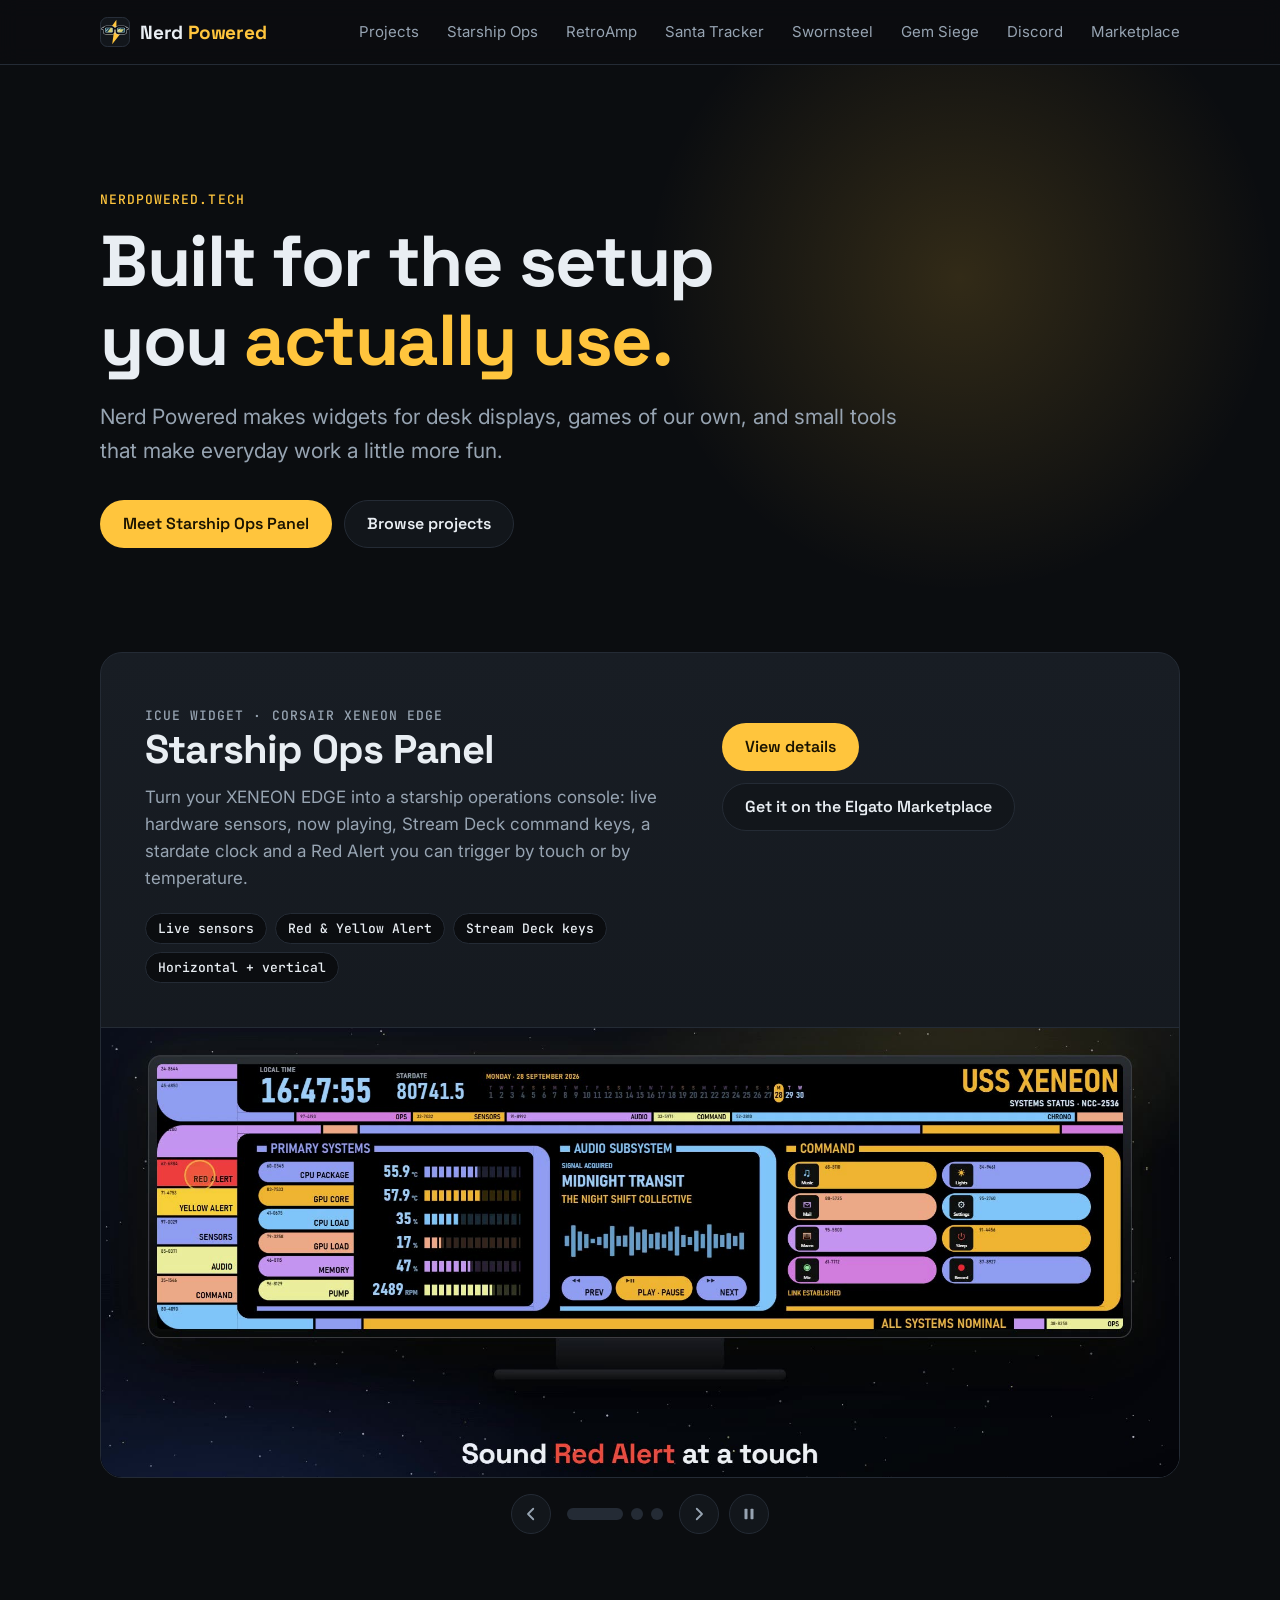
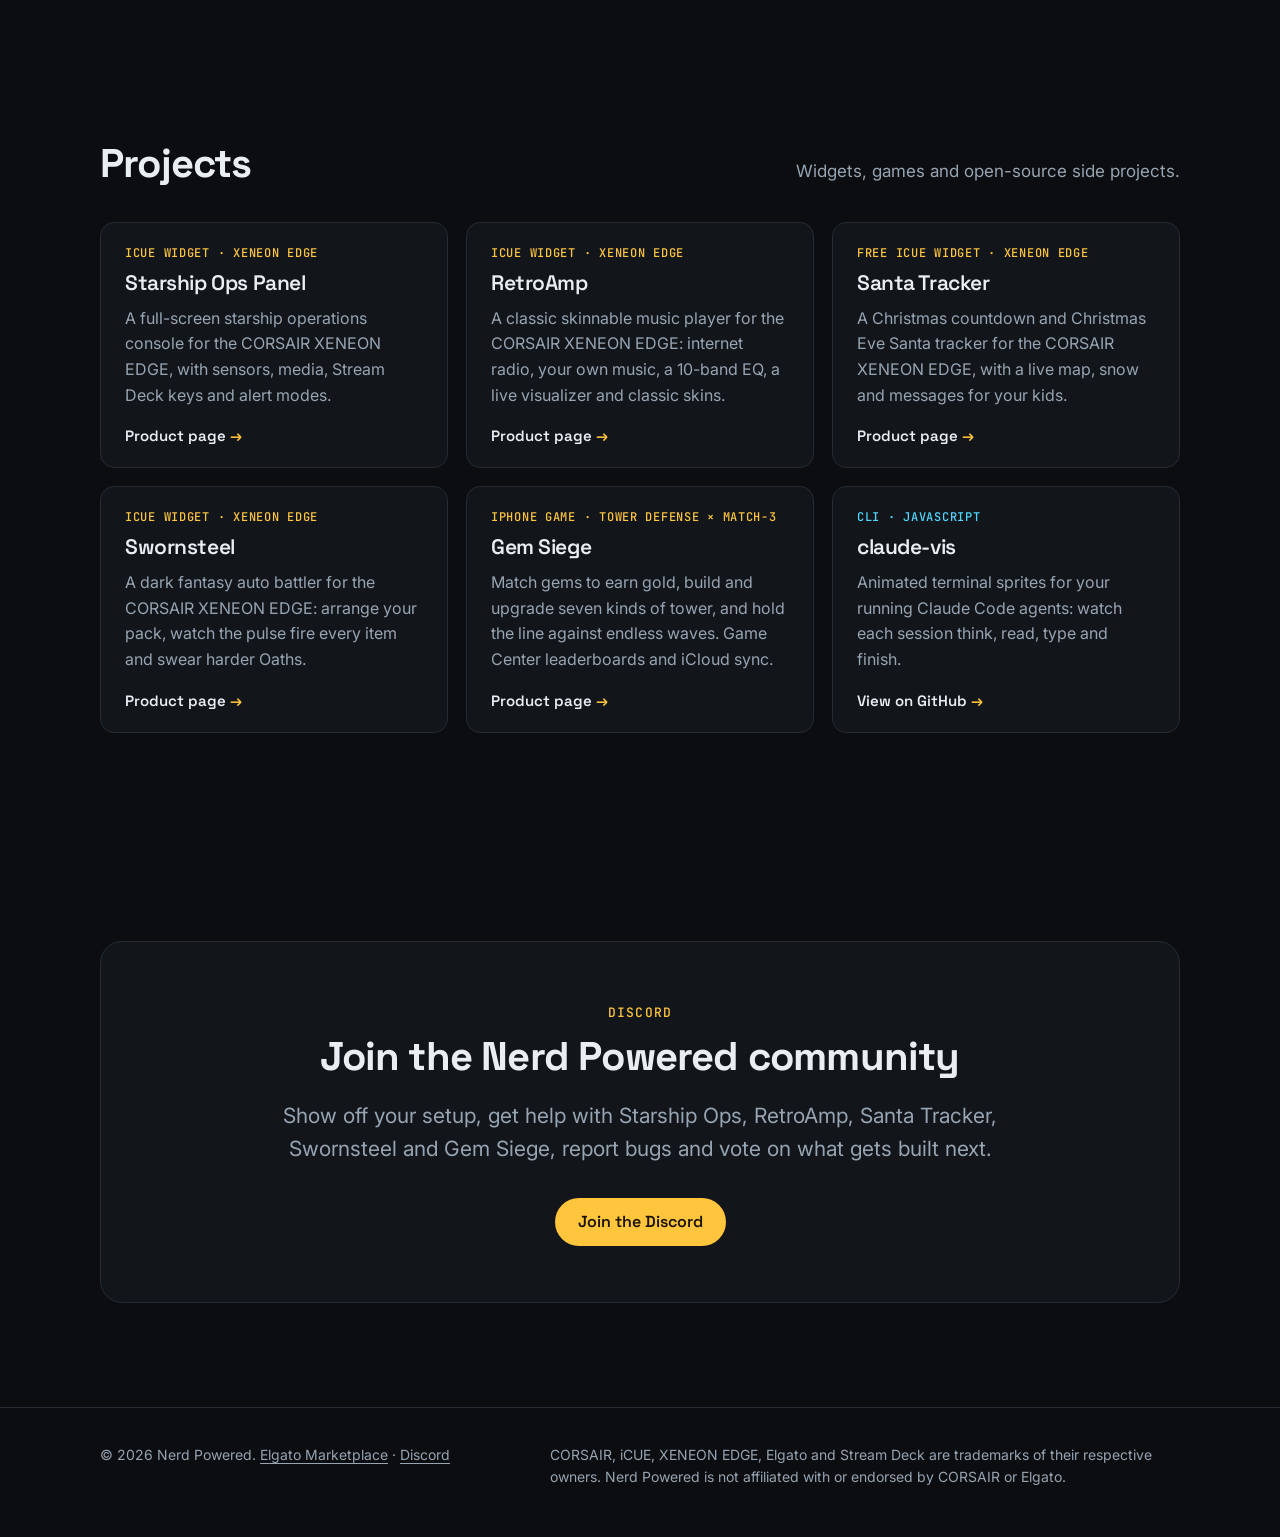
<file: index.html>
<!doctype html>
<html lang="en">
<head>
	<meta charset="utf-8">
	<meta name="viewport" content="width=device-width, initial-scale=1">
	<title>Nerd Powered: widgets, games and tools for your setup</title>
	<meta name="description" content="Nerd Powered builds desk-setup widgets, games and developer tools, including Starship Ops Panel, RetroAmp and Santa Tracker for the CORSAIR XENEON EDGE.">
	<link rel="canonical" href="https://nerdpowered.tech/">
	<link rel="icon" href="/assets/img/favicon.svg" type="image/svg+xml">
	<meta property="og:type" content="website">
	<meta property="og:site_name" content="Nerd Powered">
	<meta property="og:title" content="Nerd Powered">
	<meta property="og:description" content="Desk-setup widgets, games and developer tools.">
	<meta property="og:url" content="https://nerdpowered.tech/">
	<meta property="og:image" content="https://nerdpowered.tech/assets/img/og.png">
	<meta name="twitter:card" content="summary_large_image">
	<link rel="preconnect" href="https://fonts.googleapis.com">
	<link rel="preconnect" href="https://fonts.gstatic.com" crossorigin>
	<link href="https://fonts.googleapis.com/css2?family=Inter:wght@400;500;600&family=JetBrains+Mono:wght@500&family=Space+Grotesk:wght@500;600;700&display=swap" rel="stylesheet">
	<link rel="stylesheet" href="/assets/css/site.css?v=20261123b">
</head>
<body>
	<a class="skip-link" href="#main">Skip to content</a>

	<header class="site-header">
		<div class="wrap">
			<a class="brand" href="/" aria-label="Nerd Powered home">
				<img src="/assets/img/logo.svg" width="30" height="30" alt="">
				<span class="wordmark">Nerd <span>Powered</span></span>
			</a>
			<nav class="site-nav" aria-label="Main">
				<a class="nav-wide" href="#projects">Projects</a>
				<a href="/starship-ops/">Starship Ops</a>
				<a href="/retroamp/">RetroAmp</a>
				<a class="nav-mid" href="/santa-tracker/">Santa Tracker</a>
				<a class="nav-mid" href="/swornsteel/">Swornsteel</a>
				<a href="/gem-siege/">Gem Siege</a>
				<a class="nav-discord" href="https://discord.gg/NjRN9gG9D">Discord</a>
				<a class="nav-ext" href="https://marketplace.elgato.com/@nerdpowered">Marketplace</a>
			</nav>
		</div>
	</header>

	<main id="main">
		<section class="hero">
			<div class="wrap">
				<p class="eyebrow">nerdpowered.tech</p>
				<h1>Built for the setup<br>you <span class="accent">actually use.</span></h1>
				<p class="lede">Nerd Powered makes widgets for desk displays, games of our own, and small tools that make everyday work a little more fun.</p>
				<div class="actions">
					<a class="btn btn-primary" href="/starship-ops/">Meet Starship Ops Panel</a>
					<a class="btn btn-ghost" href="#projects">Browse projects</a>
				</div>
			</div>
		</section>

		<section class="featured" aria-label="Featured widgets">
			<div class="wrap">
				<div class="carousel" id="featured-carousel" role="group" aria-roledescription="carousel" aria-label="Featured widgets">
					<div class="carousel-slides">
						<article class="feature-card slide is-active" role="group" aria-roledescription="slide" aria-label="1 of 3: Starship Ops Panel">
							<div class="copy">
								<div>
									<p class="eyebrow">iCUE widget · CORSAIR XENEON EDGE</p>
									<h2 id="featured-title">Starship Ops Panel</h2>
									<p>Turn your XENEON EDGE into a starship operations console: live hardware sensors, now playing, Stream Deck command keys, a stardate clock and a Red Alert you can trigger by touch or by temperature.</p>
									<ul class="chips" aria-label="Highlights">
										<li>Live sensors</li>
										<li>Red &amp; Yellow Alert</li>
										<li>Stream Deck keys</li>
										<li>Horizontal + vertical</li>
									</ul>
								</div>
								<div class="actions">
									<a class="btn btn-primary" href="/starship-ops/">View details</a>
									<a class="btn btn-ghost" href="https://marketplace.elgato.com/product/starship-ops-panel-eb4aa49d-fa7f-4e74-9cfb-0752255a216e">Get it on the Elgato Marketplace</a>
								</div>
							</div>
							<div class="shot">
								<video muted playsinline preload="none" width="1920" height="1080"
									poster="/assets/img/starship-ops/feature-poster.jpg"
									data-src="/assets/img/starship-ops/demo.mp4" data-start="8.4" data-end="17.3"
									aria-label="Starship Ops Panel demo: Red Alert by touch and by temperature."></video>
							</div>
						</article>
						<article class="feature-card slide theme-retroamp" role="group" aria-roledescription="slide" aria-label="2 of 3: RetroAmp" aria-hidden="true">
							<div class="copy">
								<div>
									<p class="eyebrow">iCUE widget · CORSAIR XENEON EDGE</p>
									<h2>RetroAmp</h2>
									<p>The classic desktop music player on your XENEON EDGE: internet radio, your own music, a real 10-band equalizer, a live visualizer and thousands of classic Winamp 2 skins.</p>
									<ul class="chips" aria-label="Highlights">
										<li>Internet radio</li>
										<li>Your own music</li>
										<li>10-band EQ</li>
										<li>Classic skins</li>
									</ul>
								</div>
								<div class="actions">
									<a class="btn btn-primary" href="/retroamp/">View details</a>
									<a class="btn btn-ghost" href="https://marketplace.elgato.com/product/retroamp-184c20a8-0c1a-46a4-996f-77e4d6547e45">Get it on the Elgato Marketplace</a>
								</div>
							</div>
							<div class="shot">
								<video muted playsinline preload="none" width="1920" height="1080"
									poster="/assets/img/retroamp/feature-poster.jpg"
									data-src="/assets/img/retroamp/demo.mp4" data-start="0.3" data-end="9"
									aria-label="RetroAmp demo: internet radio with a live visualizer and equalizer presets."></video>
							</div>
						</article>
						<article class="feature-card slide theme-santa" role="group" aria-roledescription="slide" aria-label="3 of 3: Santa Tracker" aria-hidden="true">
							<div class="copy">
								<div>
									<p class="eyebrow">Free iCUE widget · CORSAIR XENEON EDGE</p>
									<h2>Santa Tracker</h2>
									<p>Count down to Christmas, then follow Santa city by city on Christmas Eve: a live night-lights map, his arrival at your house, snow where it's snowing, and messages for your kids.</p>
									<ul class="chips" aria-label="Highlights">
										<li>Free</li>
										<li>Live map</li>
										<li>Messages for kids</li>
										<li>Live weather</li>
									</ul>
								</div>
								<div class="actions">
									<a class="btn btn-primary" href="/santa-tracker/">View details</a>
									<a class="btn btn-ghost" href="https://marketplace.elgato.com/product/santa-tracker-bd6b065c-3881-442c-bc8d-5f1dcf0f9e7a">Get it free on the Elgato Marketplace</a>
								</div>
							</div>
							<div class="shot">
								<video muted playsinline preload="none" width="1920" height="1080"
									poster="/assets/img/santa-tracker/feature-poster.jpg"
									data-src="/assets/img/santa-tracker/demo.mp4" data-start="23" data-end="37"
									aria-label="Santa Tracker demo: Santa flies to a house in Chicago while the elves send the kids messages."></video>
							</div>
						</article>
					</div>
					<div class="carousel-controls">
						<button class="carousel-btn carousel-prev" type="button" aria-label="Previous widget"><svg viewBox="0 0 24 24" fill="none" stroke="currentColor" stroke-width="2.4" stroke-linecap="round" stroke-linejoin="round" aria-hidden="true"><path d="M15 5l-7 7 7 7"/></svg></button>
						<div class="carousel-dots">
							<button class="carousel-dot" type="button" aria-label="Show Starship Ops Panel" aria-current="true"></button>
							<button class="carousel-dot" type="button" aria-label="Show RetroAmp"></button>
							<button class="carousel-dot" type="button" aria-label="Show Santa Tracker"></button>
						</div>
						<button class="carousel-btn carousel-next" type="button" aria-label="Next widget"><svg viewBox="0 0 24 24" fill="none" stroke="currentColor" stroke-width="2.4" stroke-linecap="round" stroke-linejoin="round" aria-hidden="true"><path d="M9 5l7 7-7 7"/></svg></button>
						<button class="carousel-btn carousel-toggle" type="button" aria-pressed="false" aria-label="Pause the slideshow"><svg class="icon-pause" viewBox="0 0 24 24" fill="currentColor" aria-hidden="true"><rect x="6" y="5" width="4" height="14" rx="1"/><rect x="14" y="5" width="4" height="14" rx="1"/></svg><svg class="icon-play" viewBox="0 0 24 24" fill="currentColor" aria-hidden="true"><path d="M8 5v14l11-7z"/></svg></button>
					</div>
				</div>
			</div>
		</section>

		<section id="projects" aria-labelledby="projects-title">
			<div class="wrap">
				<div class="section-head">
					<h2 id="projects-title">Projects</h2>
					<p>Widgets, games and open-source side projects.</p>
				</div>
				<div class="grid">
					<a class="card product" href="/starship-ops/">
						<span class="tag">iCUE widget · XENEON EDGE</span>
						<h3>Starship Ops Panel</h3>
						<p>A full-screen starship operations console for the CORSAIR XENEON EDGE, with sensors, media, Stream Deck keys and alert modes.</p>
						<span class="more">Product page</span>
					</a>
					<a class="card product" href="/retroamp/">
						<span class="tag">iCUE widget · XENEON EDGE</span>
						<h3>RetroAmp</h3>
						<p>A classic skinnable music player for the CORSAIR XENEON EDGE: internet radio, your own music, a 10-band EQ, a live visualizer and classic skins.</p>
						<span class="more">Product page</span>
					</a>
					<a class="card product" href="/santa-tracker/">
						<span class="tag">Free iCUE widget · XENEON EDGE</span>
						<h3>Santa Tracker</h3>
						<p>A Christmas countdown and Christmas Eve Santa tracker for the CORSAIR XENEON EDGE, with a live map, snow and messages for your kids.</p>
						<span class="more">Product page</span>
					</a>
					<a class="card product" href="/swornsteel/">
						<span class="tag">iCUE widget · XENEON EDGE</span>
						<h3>Swornsteel</h3>
						<p>A dark fantasy auto battler for the CORSAIR XENEON EDGE: arrange your pack, watch the pulse fire every item and swear harder Oaths.</p>
						<span class="more">Product page</span>
					</a>
					<a class="card product" href="/gem-siege/">
					<span class="tag">iPhone game · tower defense × match-3</span>
					<h3>Gem Siege</h3>
					<p>Match gems to earn gold, build and upgrade seven kinds of tower, and hold the line against endless waves. Game Center leaderboards and iCloud sync.</p>
					<span class="more">Product page</span>
				</a>
					<a class="card" href="https://github.com/turleynerd/claude-vis">
						<span class="tag">CLI · JavaScript</span>
						<h3>claude-vis</h3>
						<p>Animated terminal sprites for your running Claude Code agents: watch each session think, read, type and finish.</p>
						<span class="more">View on GitHub</span>
					</a>
				</div>
			</div>
		</section>
		<section id="community" aria-labelledby="community-title">
			<div class="wrap">
				<div class="cta-band">
					<p class="eyebrow">Discord</p>
					<h2 id="community-title">Join the Nerd Powered community</h2>
					<p class="lede" style="margin-left:auto;margin-right:auto">Show off your setup, get help with Starship Ops, RetroAmp, Santa Tracker, Swornsteel and Gem Siege, report bugs and vote on what gets built next.</p>
					<div class="actions">
						<a class="btn btn-primary" href="https://discord.gg/NjRN9gG9D">Join the Discord</a>
					</div>
				</div>
			</div>
		</section>
	</main>

	<footer class="site-footer">
		<div class="wrap">
			<p>© 2026 Nerd Powered. <a href="https://marketplace.elgato.com/@nerdpowered">Elgato Marketplace</a> · <a href="https://discord.gg/NjRN9gG9D">Discord</a></p>
			<p>CORSAIR, iCUE, XENEON EDGE, Elgato and Stream Deck are trademarks of their respective owners. Nerd Powered is not affiliated with or endorsed by CORSAIR or Elgato.</p>
		</div>
	</footer>
	<script src="/assets/js/carousel.js?v=20261001a" defer></script>
</body>
</html>
</file>
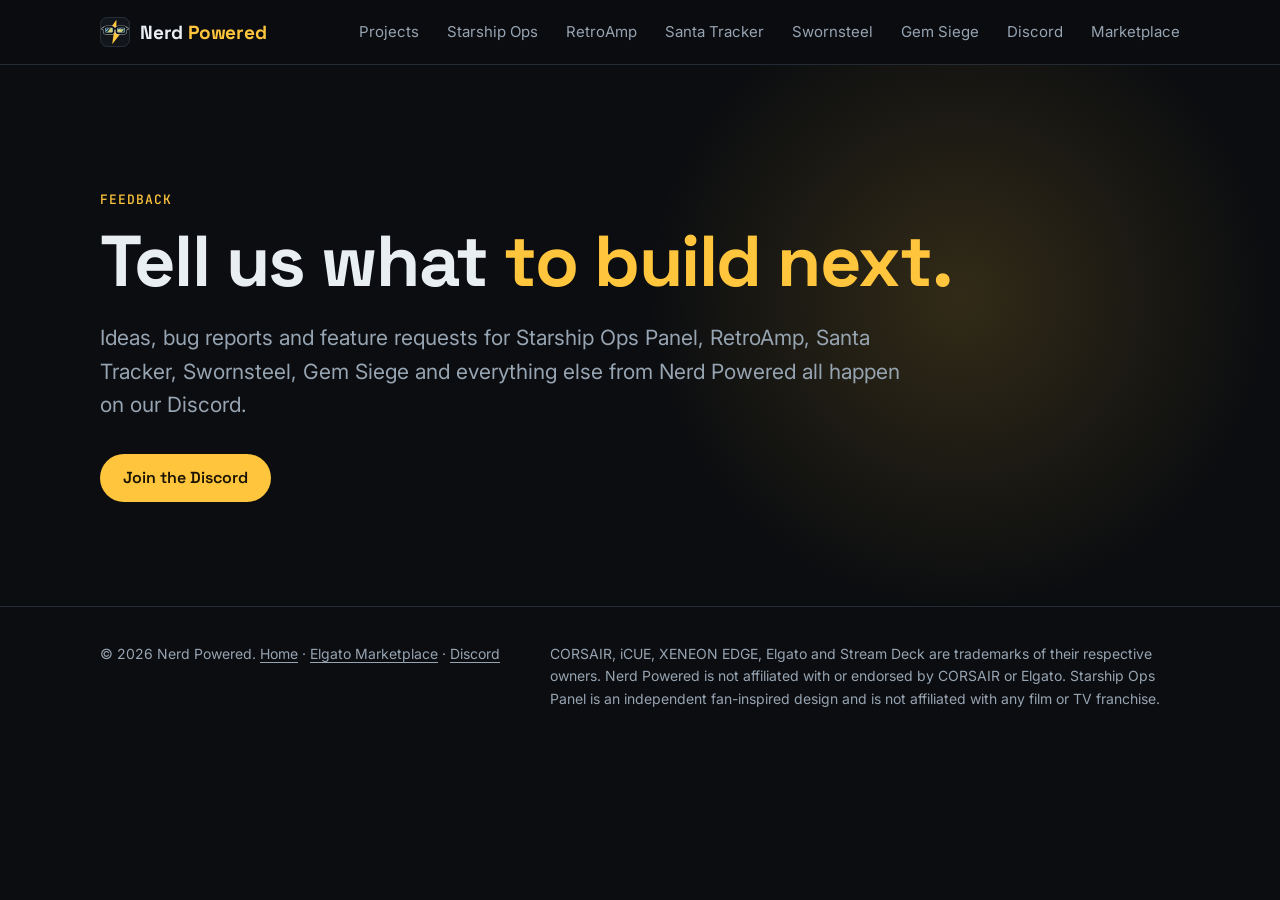
<file: feedback/index.html>
<!doctype html>
<html lang="en">
<head>
	<meta charset="utf-8">
	<meta name="viewport" content="width=device-width, initial-scale=1">
	<title>Feedback | Nerd Powered</title>
	<meta name="description" content="Share ideas, bug reports and feature requests for Nerd Powered widgets and tools on Discord.">
	<link rel="canonical" href="https://nerdpowered.tech/feedback/">
	<link rel="icon" href="/assets/img/favicon.svg" type="image/svg+xml">
	<meta property="og:type" content="website">
	<meta property="og:site_name" content="Nerd Powered">
	<meta property="og:title" content="Feedback | Nerd Powered">
	<meta property="og:description" content="Share ideas, bug reports and feature requests.">
	<meta property="og:url" content="https://nerdpowered.tech/feedback/">
	<meta property="og:image" content="https://nerdpowered.tech/assets/img/og.png">
	<meta name="twitter:card" content="summary_large_image">
	<link rel="preconnect" href="https://fonts.googleapis.com">
	<link rel="preconnect" href="https://fonts.gstatic.com" crossorigin>
	<link href="https://fonts.googleapis.com/css2?family=Inter:wght@400;500;600&family=JetBrains+Mono:wght@500&family=Space+Grotesk:wght@500;600;700&display=swap" rel="stylesheet">
	<link rel="stylesheet" href="/assets/css/site.css?v=20261123b">
</head>
<body>
	<a class="skip-link" href="#main">Skip to content</a>

	<header class="site-header">
		<div class="wrap">
			<a class="brand" href="/" aria-label="Nerd Powered home">
				<img src="/assets/img/logo.svg" width="30" height="30" alt="">
				<span class="wordmark">Nerd <span>Powered</span></span>
			</a>
			<nav class="site-nav" aria-label="Main">
				<a class="nav-wide" href="/#projects">Projects</a>
				<a href="/starship-ops/">Starship Ops</a>
				<a href="/retroamp/">RetroAmp</a>
				<a class="nav-mid" href="/santa-tracker/">Santa Tracker</a>
				<a class="nav-mid" href="/swornsteel/">Swornsteel</a>
				<a href="/gem-siege/">Gem Siege</a>
				<a class="nav-discord" href="https://discord.gg/NjRN9gG9D">Discord</a>
				<a class="nav-ext" href="https://marketplace.elgato.com/@nerdpowered">Marketplace</a>
			</nav>
		</div>
	</header>

	<main id="main">
		<section class="hero">
			<div class="wrap">
				<p class="eyebrow">Feedback</p>
				<h1>Tell us what <span class="accent">to build next.</span></h1>
				<p class="lede">Ideas, bug reports and feature requests for Starship Ops Panel, RetroAmp, Santa Tracker, Swornsteel, Gem Siege and everything else from Nerd Powered all happen on our Discord.</p>
				<div class="actions">
					<a class="btn btn-primary" href="https://discord.gg/NjRN9gG9D">Join the Discord</a>
				</div>
			</div>
		</section>
	</main>

	<footer class="site-footer">
		<div class="wrap">
			<p>© 2026 Nerd Powered. <a href="/">Home</a> · <a href="https://marketplace.elgato.com/@nerdpowered">Elgato Marketplace</a> · <a href="https://discord.gg/NjRN9gG9D">Discord</a></p>
			<p>CORSAIR, iCUE, XENEON EDGE, Elgato and Stream Deck are trademarks of their respective owners. Nerd Powered is not affiliated with or endorsed by CORSAIR or Elgato. Starship Ops Panel is an independent fan-inspired design and is not affiliated with any film or TV franchise.</p>
		</div>
	</footer>
</body>
</html>
</file>
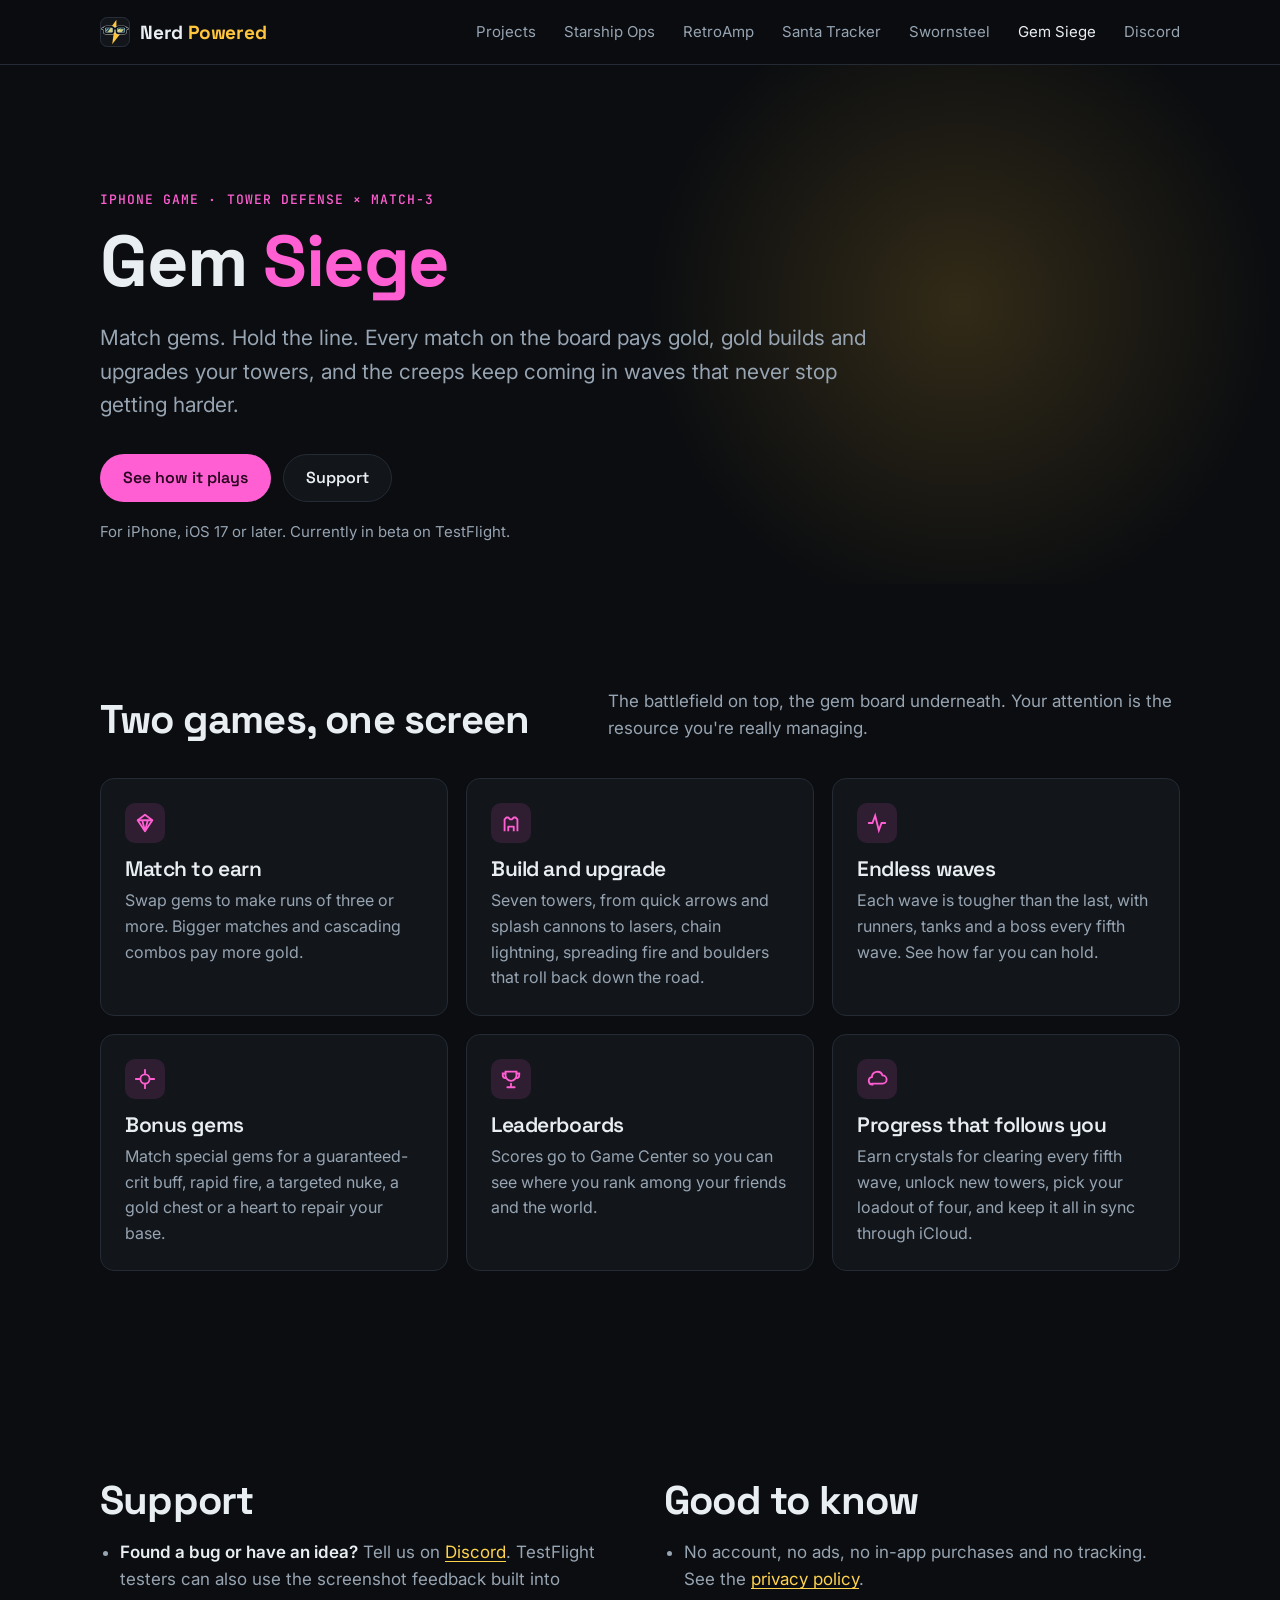
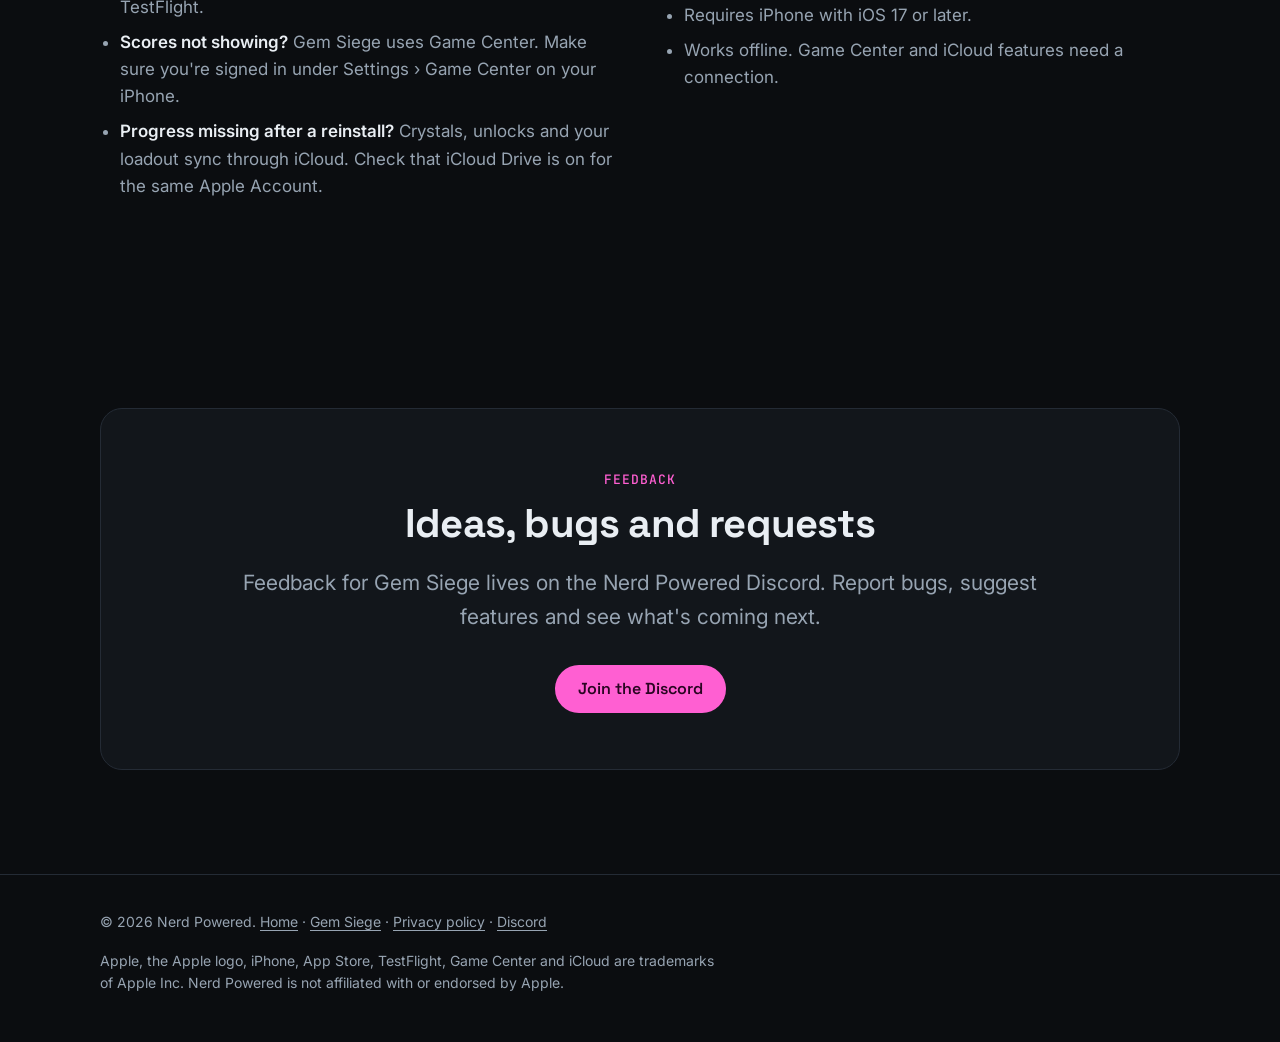
<file: gem-siege/index.html>
<!doctype html>
<html lang="en">
<head>
	<meta charset="utf-8">
	<meta name="viewport" content="width=device-width, initial-scale=1">
	<title>Gem Siege: match-3 tower defense for iPhone | Nerd Powered</title>
	<meta name="description" content="Gem Siege is a tower defense game for iPhone where matching gems is your economy: every match pays gold, gold builds and upgrades towers, and the waves never stop getting harder.">
	<link rel="canonical" href="https://nerdpowered.tech/gem-siege/">
	<link rel="icon" href="/assets/img/favicon.svg" type="image/svg+xml">
	<meta property="og:type" content="product">
	<meta property="og:site_name" content="Nerd Powered">
	<meta property="og:title" content="Gem Siege: match-3 tower defense for iPhone">
	<meta property="og:description" content="Match gems to earn gold, build towers, hold the line against endless waves.">
	<meta property="og:url" content="https://nerdpowered.tech/gem-siege/">
	<meta property="og:image" content="https://nerdpowered.tech/assets/img/gem-siege/icon.png">
	<meta name="twitter:card" content="summary">
	<link rel="preconnect" href="https://fonts.googleapis.com">
	<link rel="preconnect" href="https://fonts.gstatic.com" crossorigin>
	<link href="https://fonts.googleapis.com/css2?family=Inter:wght@400;500;600&family=JetBrains+Mono:wght@500&family=Space+Grotesk:wght@500;600;700&display=swap" rel="stylesheet">
	<link rel="stylesheet" href="/assets/css/site.css?v=20261123b">
</head>
<body>
	<a class="skip-link" href="#main">Skip to content</a>

	<header class="site-header">
		<div class="wrap">
			<a class="brand" href="/" aria-label="Nerd Powered home">
				<img src="/assets/img/logo.svg" width="30" height="30" alt="">
				<span class="wordmark">Nerd <span>Powered</span></span>
			</a>
			<nav class="site-nav" aria-label="Main">
				<a class="nav-wide" href="/#projects">Projects</a>
				<a href="/starship-ops/">Starship Ops</a>
				<a href="/retroamp/">RetroAmp</a>
				<a class="nav-mid" href="/santa-tracker/">Santa Tracker</a>
				<a class="nav-mid" href="/swornsteel/">Swornsteel</a>
				<a href="/gem-siege/" aria-current="page">Gem Siege</a>
				<a class="nav-discord" href="https://discord.gg/NjRN9gG9D">Discord</a>
			</nav>
		</div>
	</header>

	<main id="main" class="theme-gemsiege">
		<section class="hero product-hero">
			<div class="wrap">
				<p class="eyebrow">iPhone game · tower defense × match-3</p>
				<h1>Gem <span class="accent">Siege</span></h1>
				<p class="lede">Match gems. Hold the line. Every match on the board pays gold, gold builds and upgrades your towers, and the creeps keep coming in waves that never stop getting harder.</p>
				<div class="actions">
					<a class="btn btn-primary" href="#features">See how it plays</a>
					<a class="btn btn-ghost" href="#support">Support</a>
				</div>
				<p class="meta">For iPhone, iOS 17 or later. Currently in beta on TestFlight.</p>
			</div>
		</section>

		<section id="features" aria-labelledby="features-title">
			<div class="wrap">
				<div class="section-head">
					<h2 id="features-title">Two games, one screen</h2>
					<p>The battlefield on top, the gem board underneath. Your attention is the resource you're really managing.</p>
				</div>
				<div class="features">
					<article class="feature">
						<div class="icon"><svg viewBox="0 0 24 24" fill="none" stroke="currentColor" stroke-width="2" stroke-linejoin="round" aria-hidden="true"><path d="M12 3 4 9l8 12 8-12-8-6Z"/><path d="M4 9h16M9 9l3 12M15 9l-3 12"/></svg></div>
						<h3>Match to earn</h3>
						<p>Swap gems to make runs of three or more. Bigger matches and cascading combos pay more gold.</p>
					</article>
					<article class="feature">
						<div class="icon"><svg viewBox="0 0 24 24" fill="none" stroke="currentColor" stroke-width="2" stroke-linejoin="round" aria-hidden="true"><path d="M5 21V8l2-2h2l2 2h2l2-2h2l2 2v13"/><path d="M9 21v-5h6v5"/></svg></div>
						<h3>Build and upgrade</h3>
						<p>Seven towers, from quick arrows and splash cannons to lasers, chain lightning, spreading fire and boulders that roll back down the road.</p>
					</article>
					<article class="feature">
						<div class="icon"><svg viewBox="0 0 24 24" fill="none" stroke="currentColor" stroke-width="2" stroke-linecap="round" aria-hidden="true"><path d="M3 12h4l3-8 4 16 3-8h4"/></svg></div>
						<h3>Endless waves</h3>
						<p>Each wave is tougher than the last, with runners, tanks and a boss every fifth wave. See how far you can hold.</p>
					</article>
					<article class="feature">
						<div class="icon"><svg viewBox="0 0 24 24" fill="none" stroke="currentColor" stroke-width="2" stroke-linecap="round" aria-hidden="true"><path d="M12 2v4M12 18v4M2 12h4M18 12h4"/><circle cx="12" cy="12" r="5"/></svg></div>
						<h3>Bonus gems</h3>
						<p>Match special gems for a guaranteed-crit buff, rapid fire, a targeted nuke, a gold chest or a heart to repair your base.</p>
					</article>
					<article class="feature">
						<div class="icon"><svg viewBox="0 0 24 24" fill="none" stroke="currentColor" stroke-width="2" stroke-linecap="round" aria-hidden="true"><path d="M8 21h8M12 17v4M6 4h12v4a6 6 0 0 1-12 0V4Z"/><path d="M6 6H3v2a3 3 0 0 0 3 3M18 6h3v2a3 3 0 0 1-3 3"/></svg></div>
						<h3>Leaderboards</h3>
						<p>Scores go to Game Center so you can see where you rank among your friends and the world.</p>
					</article>
					<article class="feature">
						<div class="icon"><svg viewBox="0 0 24 24" fill="none" stroke="currentColor" stroke-width="2" stroke-linecap="round" aria-hidden="true"><path d="M7 18a4 4 0 0 1-.6-7.95A6 6 0 0 1 18 8a4.5 4.5 0 0 1 0 9H7Z"/></svg></div>
						<h3>Progress that follows you</h3>
						<p>Earn crystals for clearing every fifth wave, unlock new towers, pick your loadout of four, and keep it all in sync through iCloud.</p>
					</article>
				</div>
			</div>
		</section>

		<section id="support" aria-labelledby="support-title">
			<div class="wrap">
				<div class="specs">
					<div>
						<h2 id="support-title">Support</h2>
						<ul>
							<li><strong>Found a bug or have an idea?</strong> Tell us on <a href="https://discord.gg/NjRN9gG9D">Discord</a>. TestFlight testers can also use the screenshot feedback built into TestFlight.</li>
							<li><strong>Scores not showing?</strong> Gem Siege uses Game Center. Make sure you're signed in under Settings › Game Center on your iPhone.</li>
							<li><strong>Progress missing after a reinstall?</strong> Crystals, unlocks and your loadout sync through iCloud. Check that iCloud Drive is on for the same Apple Account.</li>
						</ul>
					</div>
					<div>
						<h2>Good to know</h2>
						<ul>
							<li>No account, no ads, no in-app purchases and no tracking. See the <a href="/gem-siege/privacy/">privacy policy</a>.</li>
							<li>Requires iPhone with iOS 17 or later.</li>
							<li>Works offline. Game Center and iCloud features need a connection.</li>
						</ul>
					</div>
				</div>
			</div>
		</section>

		<section id="feedback" aria-labelledby="feedback-title">
			<div class="wrap">
				<div class="cta-band">
					<p class="eyebrow">Feedback</p>
					<h2 id="feedback-title">Ideas, bugs and requests</h2>
					<p class="lede" style="margin-left:auto;margin-right:auto">Feedback for Gem Siege lives on the Nerd Powered Discord. Report bugs, suggest features and see what's coming next.</p>
					<div class="actions">
						<a class="btn btn-primary" href="https://discord.gg/NjRN9gG9D">Join the Discord</a>
					</div>
				</div>
			</div>
		</section>
	</main>

	<footer class="site-footer">
		<div class="wrap">
			<p>© 2026 Nerd Powered. <a href="/">Home</a> · <a href="/gem-siege/">Gem Siege</a> · <a href="/gem-siege/privacy/">Privacy policy</a> · <a href="https://discord.gg/NjRN9gG9D">Discord</a></p>
			<p>Apple, the Apple logo, iPhone, App Store, TestFlight, Game Center and iCloud are trademarks of Apple Inc. Nerd Powered is not affiliated with or endorsed by Apple.</p>
		</div>
	</footer>
</body>
</html>
</file>
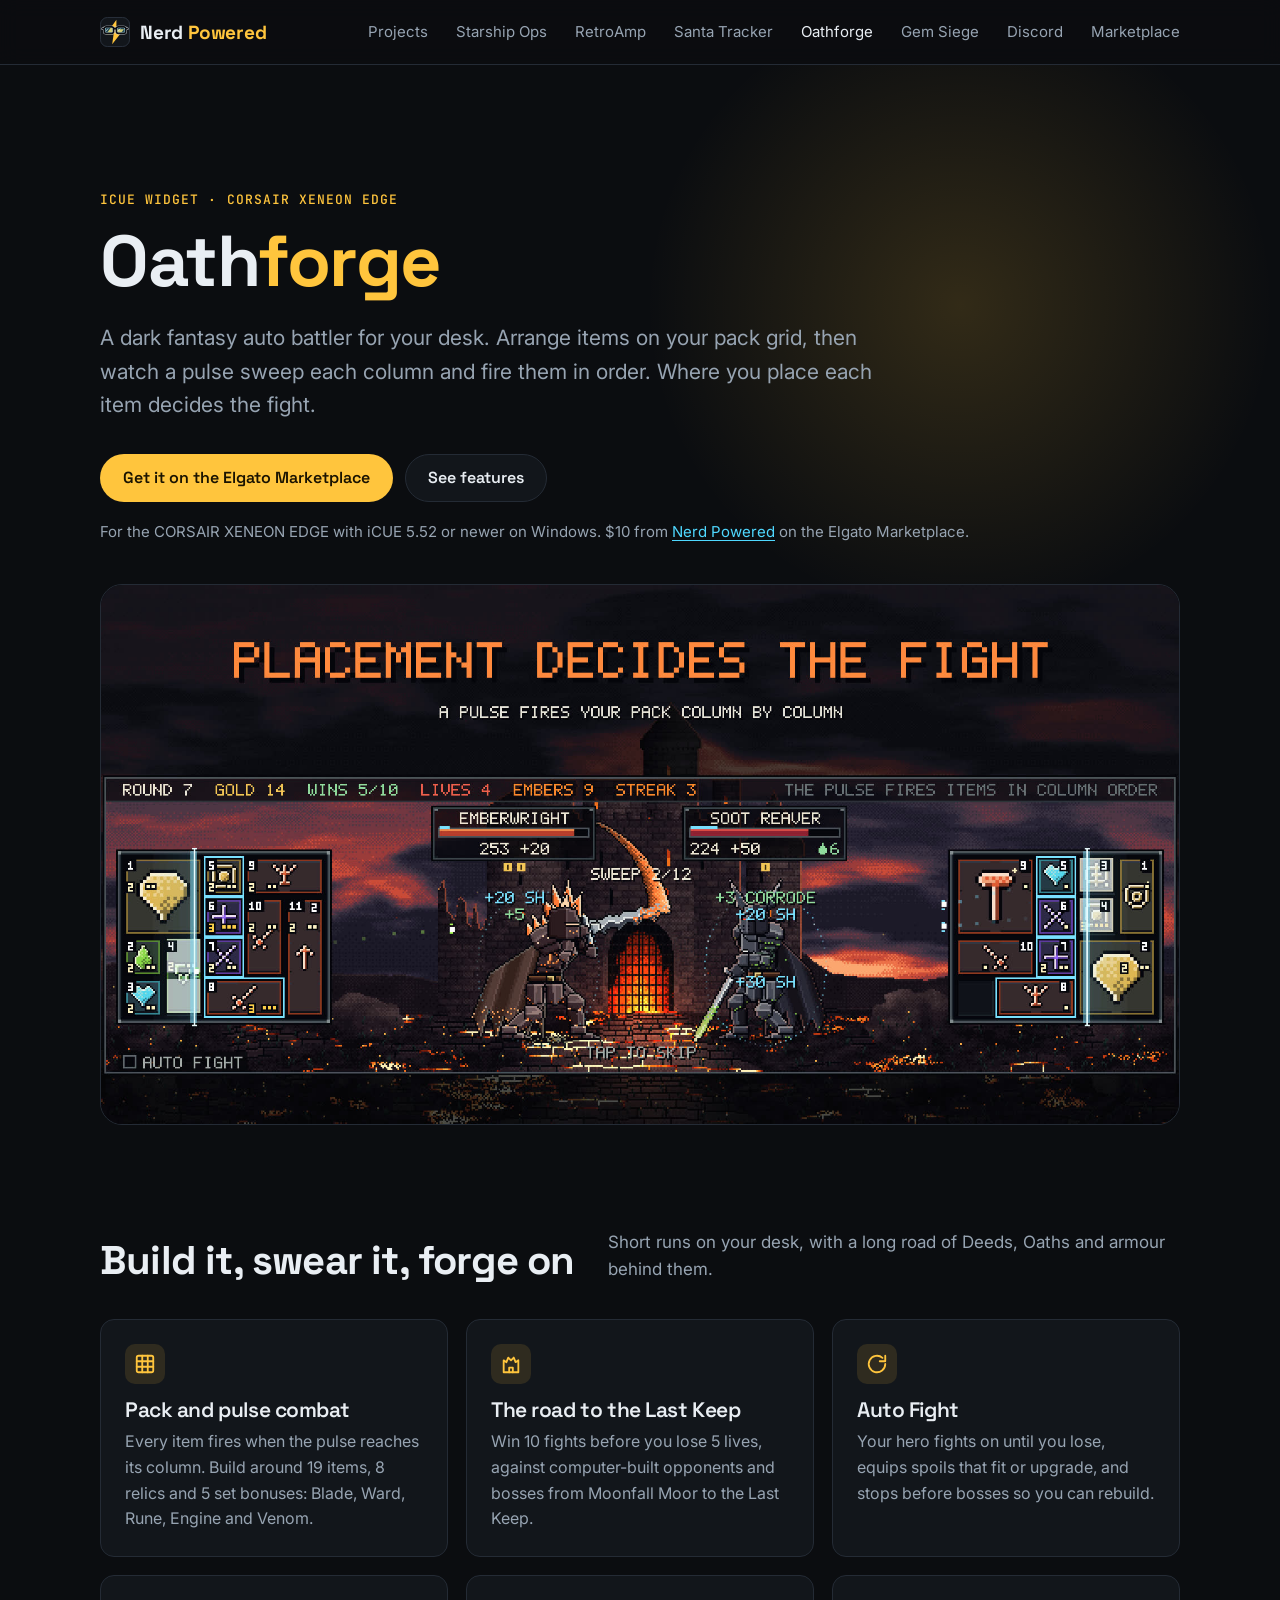
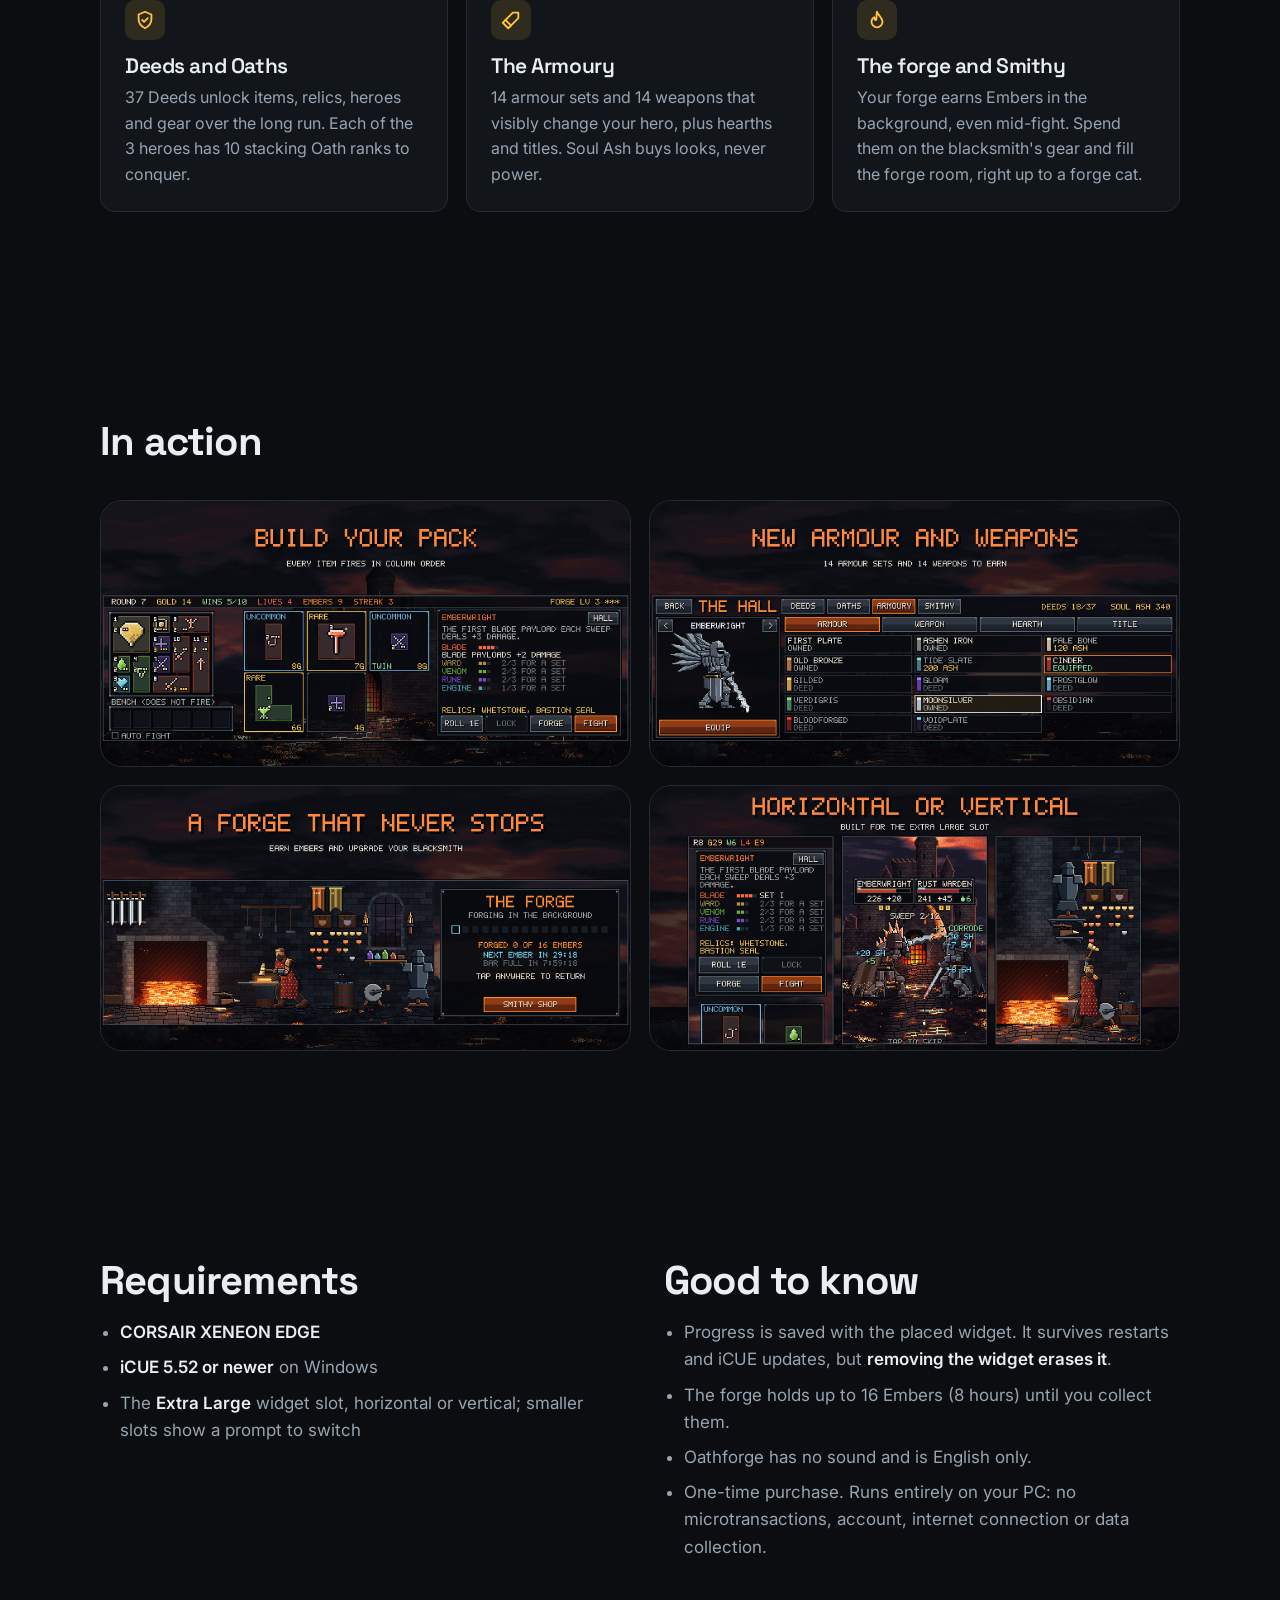
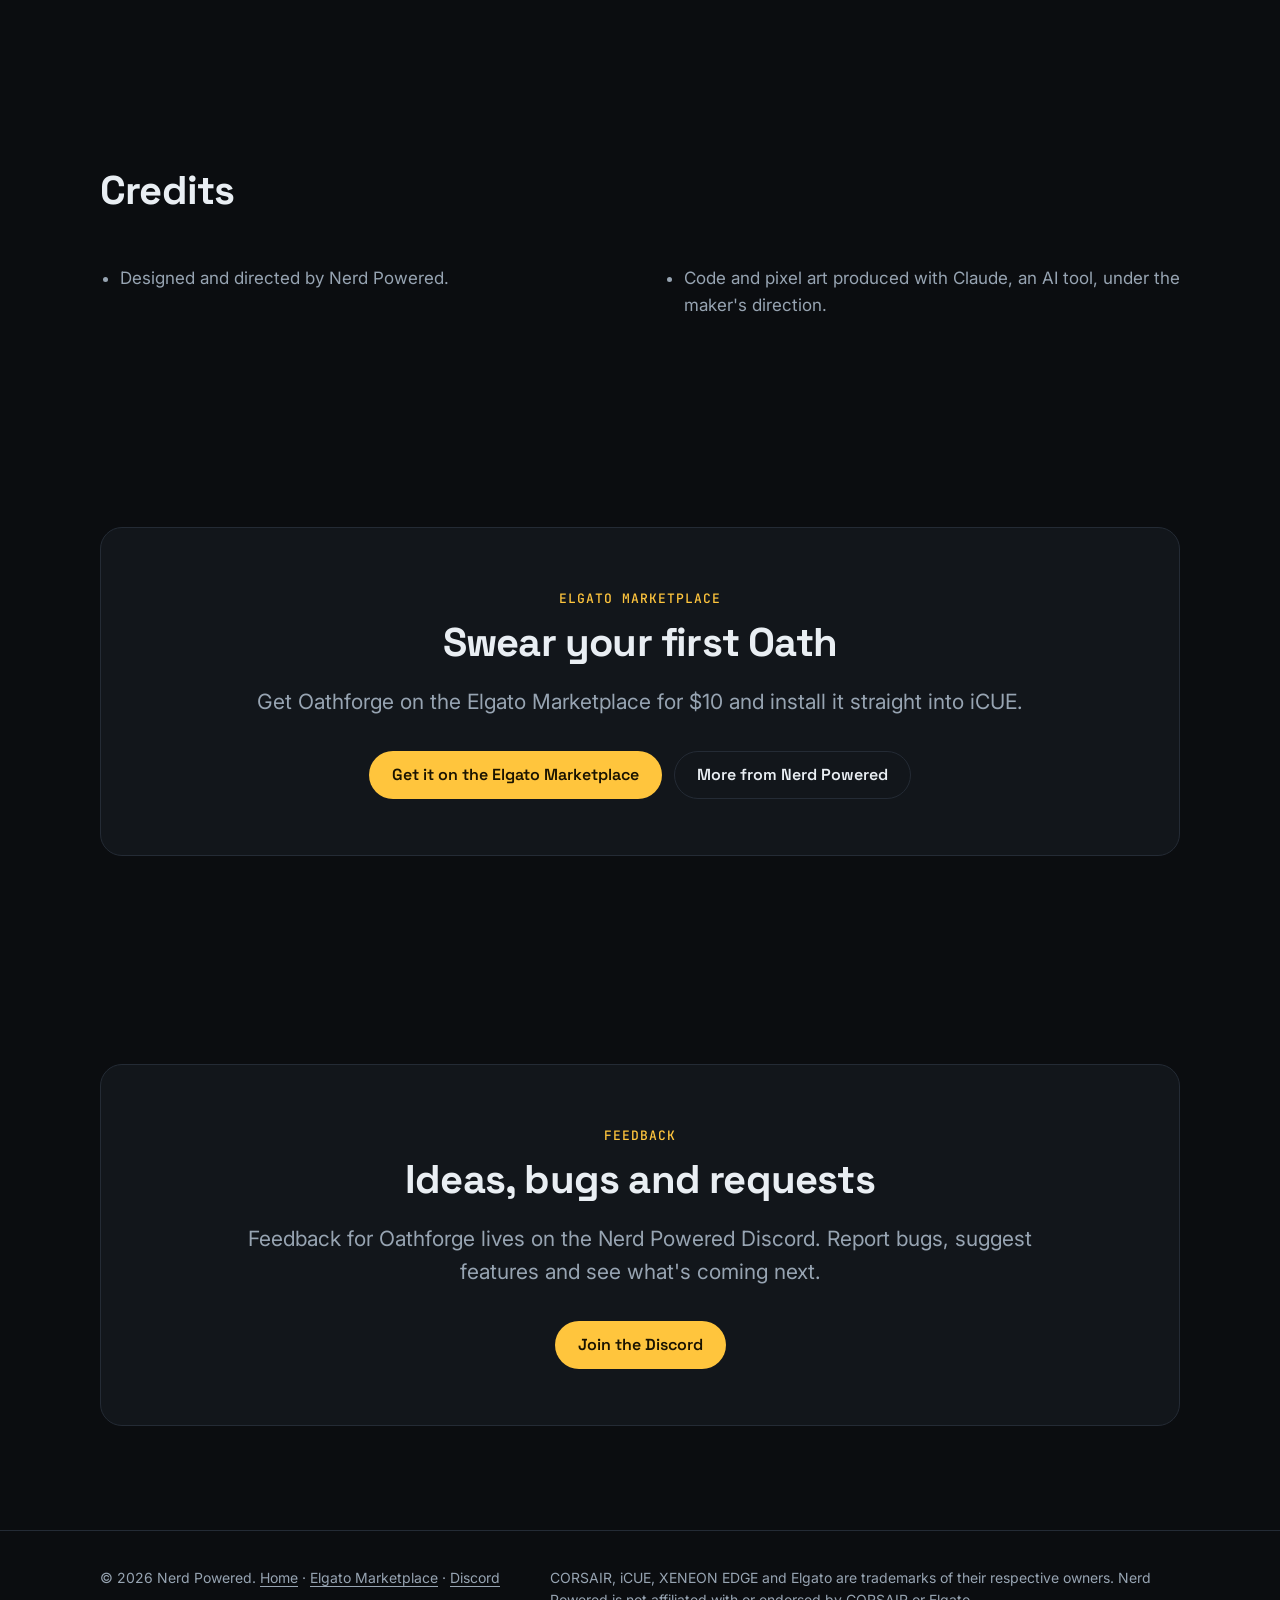
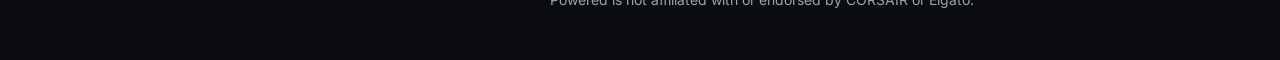
<file: oathforge/index.html>
<!doctype html>
<html lang="en">
<head>
	<meta charset="utf-8">
	<meta name="viewport" content="width=device-width, initial-scale=1">
	<title>Oathforge for CORSAIR XENEON EDGE | Nerd Powered</title>
	<meta name="description" content="A dark fantasy auto battler widget for the CORSAIR XENEON EDGE: arrange your pack, watch the pulse fire every item, swear harder Oaths and let your forge earn Embers.">
	<link rel="canonical" href="https://nerdpowered.tech/oathforge/">
	<link rel="icon" href="/assets/img/favicon.svg" type="image/svg+xml">
	<meta property="og:type" content="product">
	<meta property="og:site_name" content="Nerd Powered">
	<meta property="og:title" content="Oathforge for CORSAIR XENEON EDGE">
	<meta property="og:description" content="Arrange your pack, watch the pulse fire every item, and swear harder Oaths on your XENEON EDGE.">
	<meta property="og:url" content="https://nerdpowered.tech/oathforge/">
	<meta property="og:image" content="https://nerdpowered.tech/assets/img/oathforge/thumbnail.jpg">
	<meta name="twitter:card" content="summary_large_image">
	<link rel="preconnect" href="https://fonts.googleapis.com">
	<link rel="preconnect" href="https://fonts.gstatic.com" crossorigin>
	<link href="https://fonts.googleapis.com/css2?family=Inter:wght@400;500;600&family=JetBrains+Mono:wght@500&family=Space+Grotesk:wght@500;600;700&display=swap" rel="stylesheet">
	<link rel="stylesheet" href="/assets/css/site.css?v=20261123a">
</head>
<body>
	<a class="skip-link" href="#main">Skip to content</a>

	<header class="site-header">
		<div class="wrap">
			<a class="brand" href="/" aria-label="Nerd Powered home">
				<img src="/assets/img/logo.svg" width="30" height="30" alt="">
				<span class="wordmark">Nerd <span>Powered</span></span>
			</a>
			<nav class="site-nav" aria-label="Main">
				<a class="nav-wide" href="/#projects">Projects</a>
				<a href="/starship-ops/">Starship Ops</a>
				<a href="/retroamp/">RetroAmp</a>
				<a class="nav-mid" href="/santa-tracker/">Santa Tracker</a>
				<a class="nav-mid" href="/oathforge/" aria-current="page">Oathforge</a>
				<a href="/gem-siege/">Gem Siege</a>
				<a class="nav-discord" href="https://discord.gg/NjRN9gG9D">Discord</a>
				<a class="nav-ext" href="https://marketplace.elgato.com/@nerdpowered">Marketplace</a>
			</nav>
		</div>
	</header>

	<main id="main" class="theme-oathforge">
		<section class="hero product-hero">
			<div class="wrap">
				<p class="eyebrow">iCUE widget · CORSAIR XENEON EDGE</p>
				<h1>Oath<span class="accent">forge</span></h1>
				<p class="lede">A dark fantasy auto battler for your desk. Arrange items on your pack grid, then watch a pulse sweep each column and fire them in order. Where you place each item decides the fight.</p>
				<div class="actions">
					<!-- MARKETPLACE LINK: swap for the product URL once the listing is live -->
					<a class="btn btn-primary" id="marketplace-hero" href="https://marketplace.elgato.com/@nerdpowered">Get it on the Elgato Marketplace</a>
					<a class="btn btn-ghost" href="#features">See features</a>
				</div>
				<p class="meta">For the CORSAIR XENEON EDGE with iCUE 5.52 or newer on Windows. $10 from <a href="https://marketplace.elgato.com/@nerdpowered">Nerd Powered</a> on the Elgato Marketplace.</p>
			</div>
		</section>

		<div class="wrap">
			<!-- DEMO VIDEO: replace this image with the <video> block used on the other product pages once demo.mp4 exists -->
			<figure class="frame"><img src="/assets/img/oathforge/gallery-1-fight.jpg" width="1920" height="960" alt="An Oathforge fight on an Extra Large XENEON EDGE: two armoured fighters clash before a burning sky with their packs on either side."></figure>
		</div>

		<section id="features" aria-labelledby="features-title">
			<div class="wrap">
				<div class="section-head">
					<h2 id="features-title">Build it, swear it, forge on</h2>
					<p>Short runs on your desk, with a long road of Deeds, Oaths and armour behind them.</p>
				</div>
				<div class="features">
					<article class="feature">
						<div class="icon"><svg viewBox="0 0 24 24" fill="none" stroke="currentColor" stroke-width="2" stroke-linecap="round" stroke-linejoin="round" aria-hidden="true"><rect x="3" y="3" width="18" height="18" rx="2"/><path d="M9 3v18M15 3v18M3 9h18M3 15h18"/></svg></div>
						<h3>Pack and pulse combat</h3>
						<p>Every item fires when the pulse reaches its column. Build around 19 items, 8 relics and 5 set bonuses: Blade, Ward, Rune, Engine and Venom.</p>
					</article>
					<article class="feature">
						<div class="icon"><svg viewBox="0 0 24 24" fill="none" stroke="currentColor" stroke-width="2" stroke-linecap="round" stroke-linejoin="round" aria-hidden="true"><path d="M4 21V8l3 2 2-5 3 3 3-3 2 5 3-2v13z"/><path d="M10 21v-5h4v5"/></svg></div>
						<h3>The road to the Last Keep</h3>
						<p>Win 10 fights before you lose 5 lives, against computer-built opponents and bosses from Moonfall Moor to the Last Keep.</p>
					</article>
					<article class="feature">
						<div class="icon"><svg viewBox="0 0 24 24" fill="none" stroke="currentColor" stroke-width="2" stroke-linecap="round" stroke-linejoin="round" aria-hidden="true"><path d="M21 12a9 9 0 1 1-3-6.7"/><path d="M21 3v6h-6"/></svg></div>
						<h3>Auto Fight</h3>
						<p>Your hero fights on until you lose, equips spoils that fit or upgrade, and stops before bosses so you can rebuild.</p>
					</article>
					<article class="feature">
						<div class="icon"><svg viewBox="0 0 24 24" fill="none" stroke="currentColor" stroke-width="2" stroke-linecap="round" stroke-linejoin="round" aria-hidden="true"><path d="M12 3l7 3v5c0 5-3 8-7 10-4-2-7-5-7-10V6z"/><path d="M9 12l2 2 4-4"/></svg></div>
						<h3>Deeds and Oaths</h3>
						<p>37 Deeds unlock items, relics, heroes and gear over the long run. Each of the 3 heroes has 10 stacking Oath ranks to conquer.</p>
					</article>
					<article class="feature">
						<div class="icon"><svg viewBox="0 0 24 24" fill="none" stroke="currentColor" stroke-width="2" stroke-linecap="round" stroke-linejoin="round" aria-hidden="true"><path d="M14 4l6 0 0 6L9 21l-6-6z"/><path d="M6 12l6 6"/></svg></div>
						<h3>The Armoury</h3>
						<p>14 armour sets and 14 weapons that visibly change your hero, plus hearths and titles. Soul Ash buys looks, never power.</p>
					</article>
					<article class="feature">
						<div class="icon"><svg viewBox="0 0 24 24" fill="none" stroke="currentColor" stroke-width="2" stroke-linecap="round" stroke-linejoin="round" aria-hidden="true"><path d="M12 3c1 4 6 6 6 11a6 6 0 0 1-12 0c0-2 1-4 3-5 0 2 1 3 2 3 1-3 0-6 1-9z"/></svg></div>
						<h3>The forge and Smithy</h3>
						<p>Your forge earns Embers in the background, even mid-fight. Spend them on the blacksmith's gear and fill the forge room, right up to a forge cat.</p>
					</article>
				</div>
			</div>
		</section>

		<section aria-labelledby="gallery-title">
			<div class="wrap">
				<div class="section-head">
					<h2 id="gallery-title">In action</h2>
				</div>
				<div class="shots">
					<figure class="frame"><img src="/assets/img/oathforge/gallery-2-build.jpg" width="1920" height="960" loading="lazy" alt="Building a pack: items placed on the grid with the shop offers and item details beside them."></figure>
					<figure class="frame"><img src="/assets/img/oathforge/gallery-3-armoury.jpg" width="1920" height="960" loading="lazy" alt="The Hall's Armoury tab, with a hero in new armour and lists of armour and weapons."></figure>
					<figure class="frame"><img src="/assets/img/oathforge/gallery-4-forge.jpg" width="1920" height="960" loading="lazy" alt="The idle forge: the blacksmith at work beside a glowing hearth while the forge earns Embers."></figure>
					<figure class="frame"><img src="/assets/img/oathforge/gallery-5-vertical.jpg" width="1920" height="960" loading="lazy" alt="Oathforge in the vertical Extra Large layout, showing the pack, the fight and the forge."></figure>
				</div>
			</div>
		</section>

		<section aria-labelledby="specs-title">
			<div class="wrap">
				<div class="specs">
					<div>
						<h2 id="specs-title">Requirements</h2>
						<ul>
							<li><strong>CORSAIR XENEON EDGE</strong></li>
							<li><strong>iCUE 5.52 or newer</strong> on Windows</li>
							<li>The <strong>Extra Large</strong> widget slot, horizontal or vertical; smaller slots show a prompt to switch</li>
						</ul>
					</div>
					<div>
						<h2>Good to know</h2>
						<ul>
							<li>Progress is saved with the placed widget. It survives restarts and iCUE updates, but <strong>removing the widget erases it</strong>.</li>
							<li>The forge holds up to 16 Embers (8 hours) until you collect them.</li>
							<li>Oathforge has no sound and is English only.</li>
							<li>One-time purchase. Runs entirely on your PC: no microtransactions, account, internet connection or data collection.</li>
						</ul>
					</div>
				</div>
			</div>
		</section>

		<section aria-labelledby="credits-title">
			<div class="wrap">
				<div class="section-head">
					<h2 id="credits-title">Credits</h2>
				</div>
				<div class="specs">
					<div>
						<ul>
							<li>Designed and directed by Nerd Powered.</li>
						</ul>
					</div>
					<div>
						<ul>
							<li>Code and pixel art produced with Claude, an AI tool, under the maker's direction.</li>
						</ul>
					</div>
				</div>
			</div>
		</section>

		<section id="get" aria-labelledby="get-title">
			<div class="wrap">
				<div class="cta-band">
					<p class="eyebrow">Elgato Marketplace</p>
					<h2 id="get-title">Swear your first Oath</h2>
					<p class="lede" style="margin-left:auto;margin-right:auto">Get Oathforge on the Elgato Marketplace for $10 and install it straight into iCUE.</p>
					<div class="actions">
						<!-- MARKETPLACE LINK: swap for the product URL once the listing is live -->
						<a class="btn btn-primary" id="marketplace-cta" href="https://marketplace.elgato.com/@nerdpowered">Get it on the Elgato Marketplace</a>
						<a class="btn btn-ghost" href="https://marketplace.elgato.com/@nerdpowered">More from Nerd Powered</a>
					</div>
				</div>
			</div>
		</section>

		<section id="feedback" aria-labelledby="feedback-title">
			<div class="wrap">
				<div class="cta-band">
					<p class="eyebrow">Feedback</p>
					<h2 id="feedback-title">Ideas, bugs and requests</h2>
					<p class="lede" style="margin-left:auto;margin-right:auto">Feedback for Oathforge lives on the Nerd Powered Discord. Report bugs, suggest features and see what's coming next.</p>
					<div class="actions">
						<a class="btn btn-primary" href="https://discord.gg/NjRN9gG9D">Join the Discord</a>
					</div>
				</div>
			</div>
		</section>
	</main>

	<footer class="site-footer">
		<div class="wrap">
			<p>© 2026 Nerd Powered. <a href="/">Home</a> · <a href="https://marketplace.elgato.com/@nerdpowered">Elgato Marketplace</a> · <a href="https://discord.gg/NjRN9gG9D">Discord</a></p>
			<p>CORSAIR, iCUE, XENEON EDGE and Elgato are trademarks of their respective owners. Nerd Powered is not affiliated with or endorsed by CORSAIR or Elgato.</p>
		</div>
	</footer>
</body>
</html>
</file>
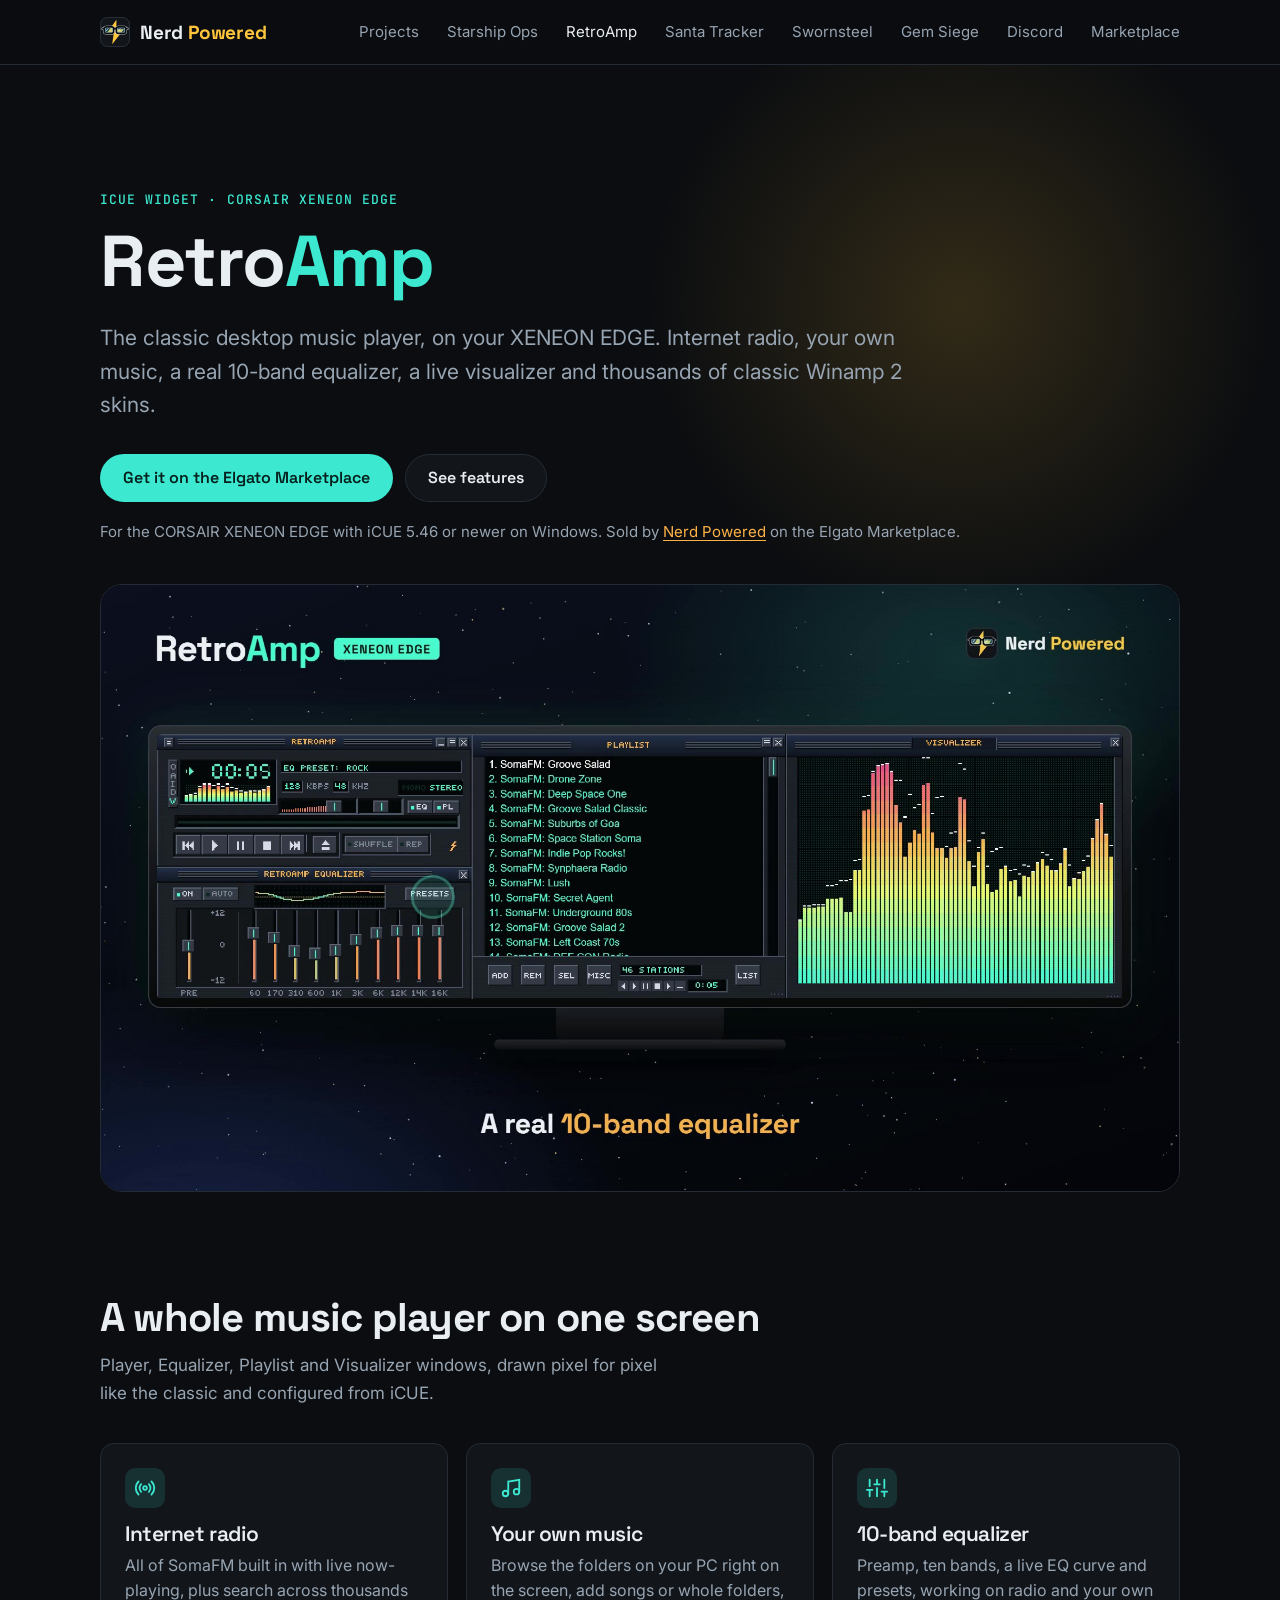
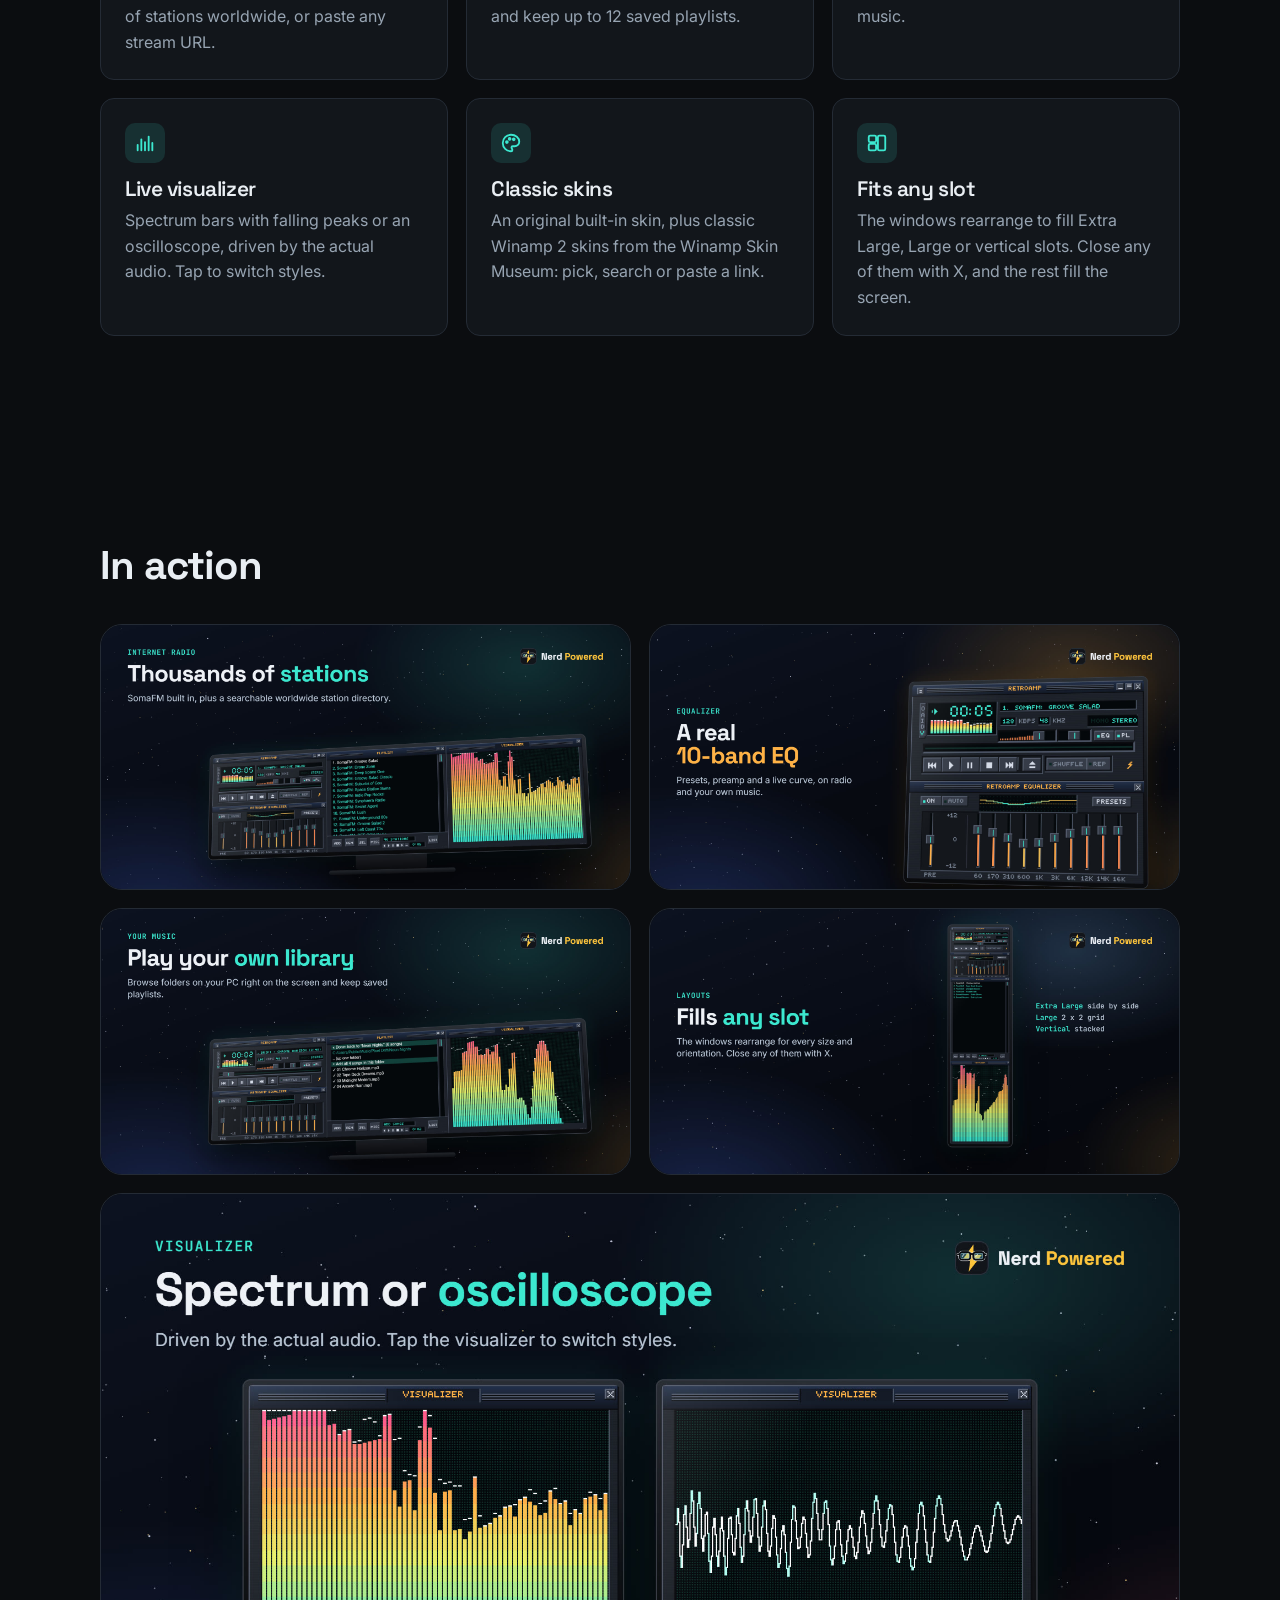
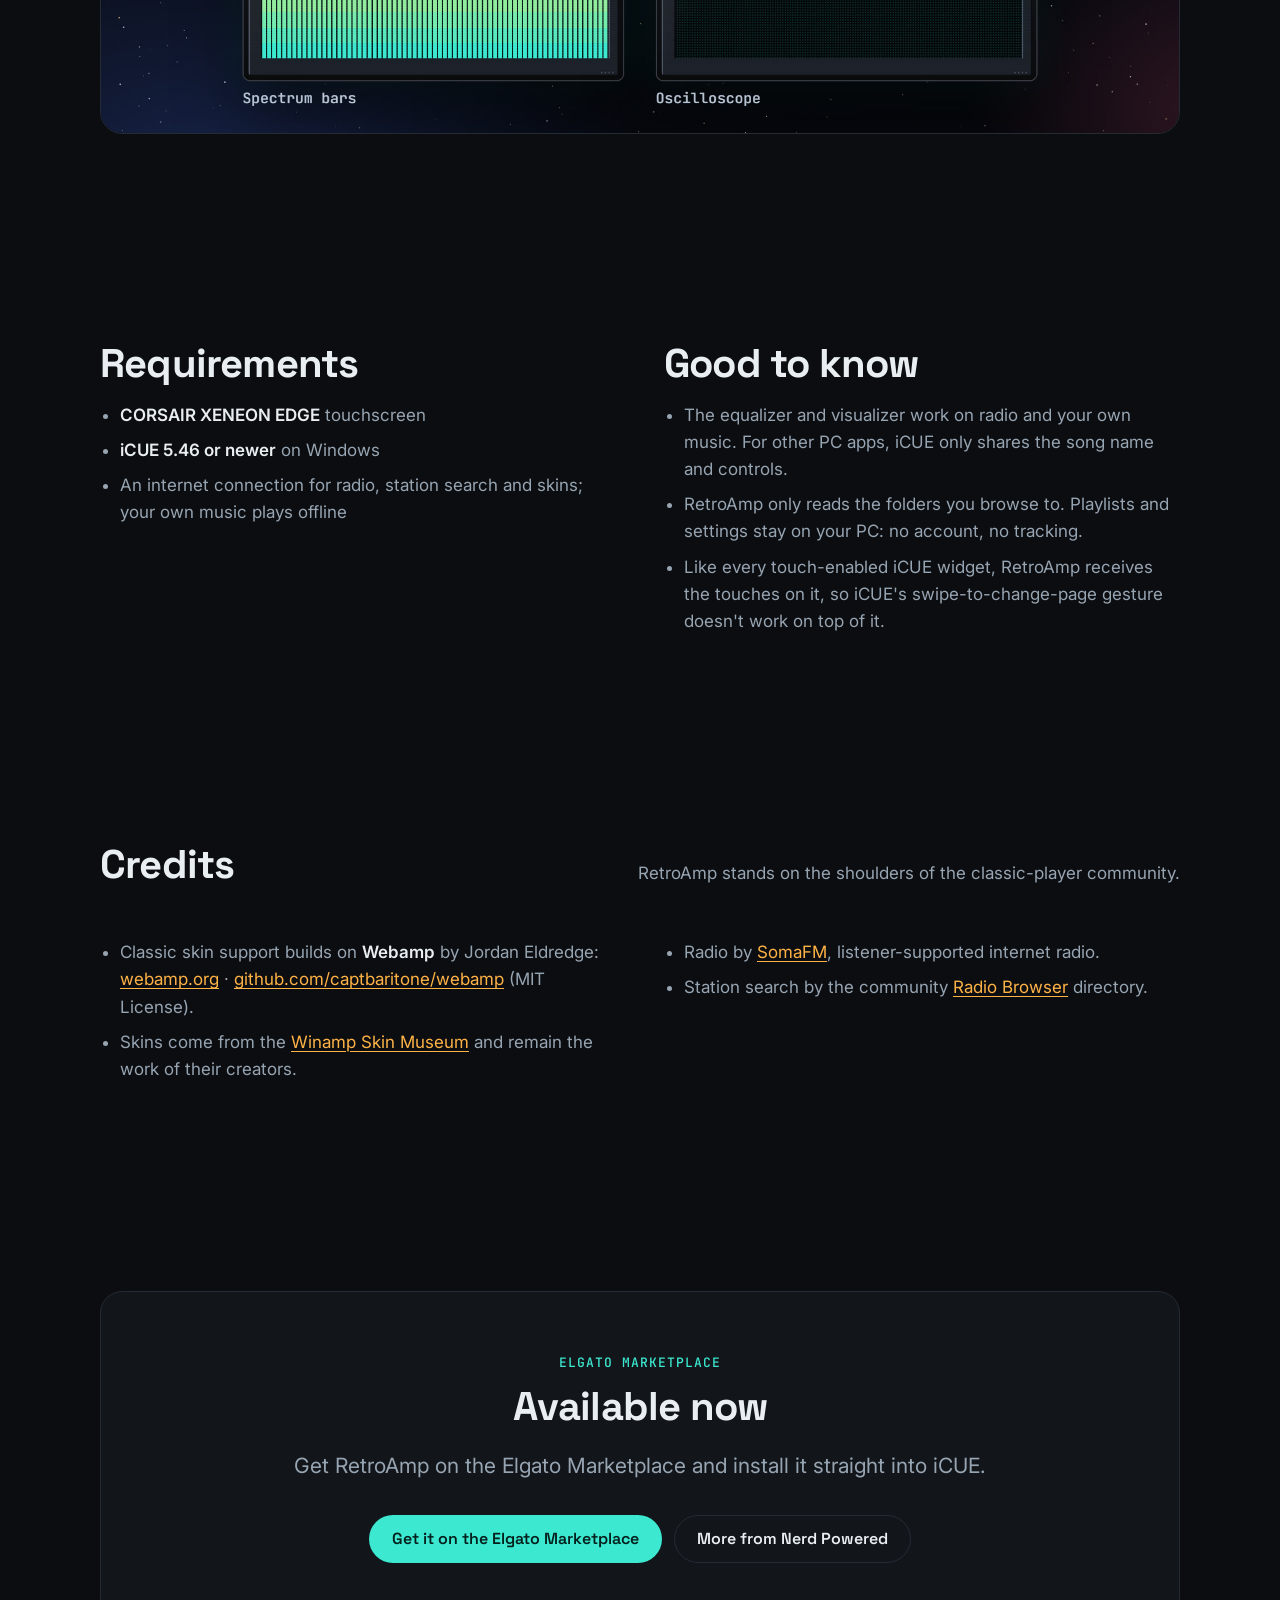
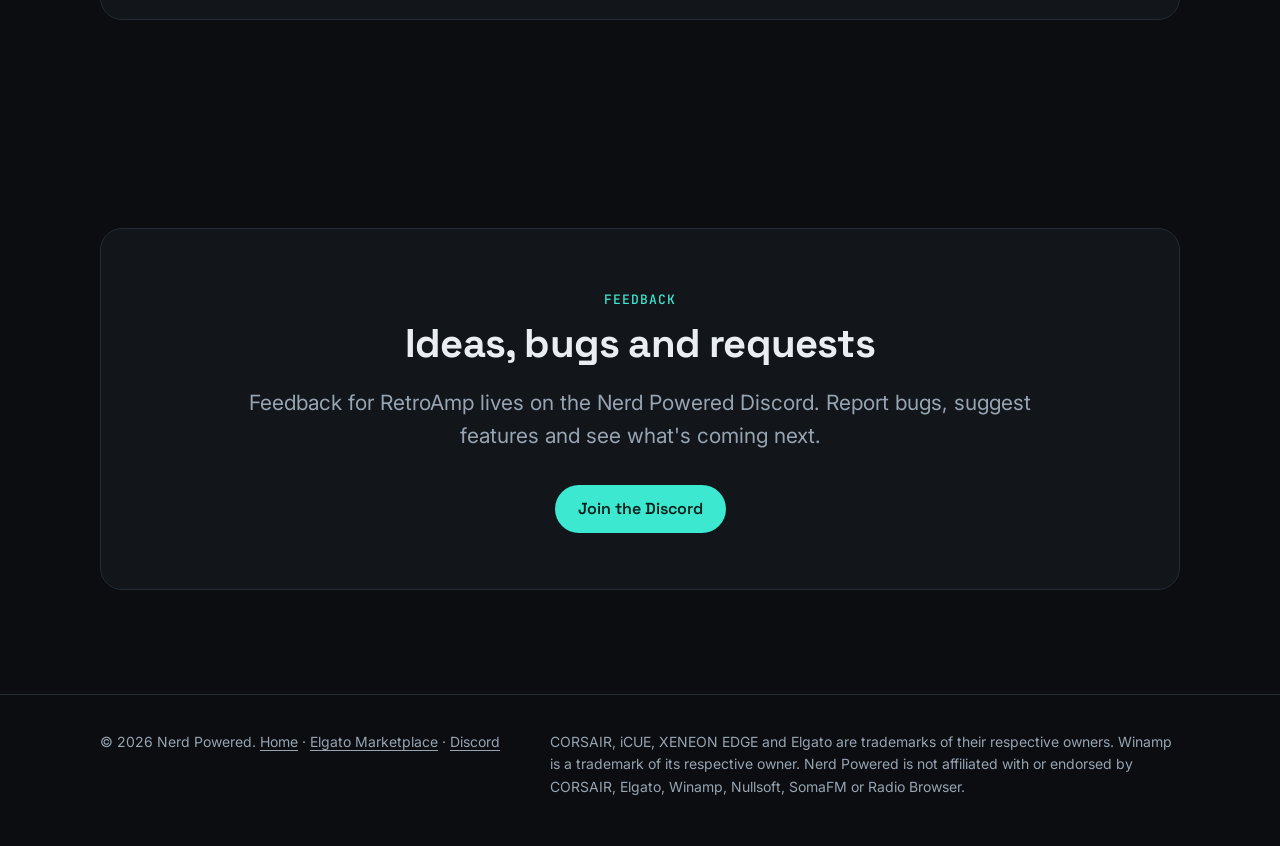
<file: retroamp/index.html>
<!doctype html>
<html lang="en">
<head>
	<meta charset="utf-8">
	<meta name="viewport" content="width=device-width, initial-scale=1">
	<title>RetroAmp for CORSAIR XENEON EDGE | Nerd Powered</title>
	<meta name="description" content="A classic skinnable music player widget for the CORSAIR XENEON EDGE: internet radio, your own music, a 10-band equalizer, a live visualizer and thousands of classic Winamp 2 skins.">
	<link rel="canonical" href="https://nerdpowered.tech/retroamp/">
	<link rel="icon" href="/assets/img/favicon.svg" type="image/svg+xml">
	<meta property="og:type" content="product">
	<meta property="og:site_name" content="Nerd Powered">
	<meta property="og:title" content="RetroAmp for CORSAIR XENEON EDGE">
	<meta property="og:description" content="Internet radio, your own music, a 10-band EQ, a live visualizer and classic skins on your XENEON EDGE.">
	<meta property="og:url" content="https://nerdpowered.tech/retroamp/">
	<meta property="og:image" content="https://nerdpowered.tech/assets/img/retroamp/thumbnail.jpg">
	<meta name="twitter:card" content="summary_large_image">
	<link rel="preconnect" href="https://fonts.googleapis.com">
	<link rel="preconnect" href="https://fonts.gstatic.com" crossorigin>
	<link href="https://fonts.googleapis.com/css2?family=Inter:wght@400;500;600&family=JetBrains+Mono:wght@500&family=Space+Grotesk:wght@500;600;700&display=swap" rel="stylesheet">
	<link rel="stylesheet" href="/assets/css/site.css?v=20261123b">
</head>
<body>
	<a class="skip-link" href="#main">Skip to content</a>

	<header class="site-header">
		<div class="wrap">
			<a class="brand" href="/" aria-label="Nerd Powered home">
				<img src="/assets/img/logo.svg" width="30" height="30" alt="">
				<span class="wordmark">Nerd <span>Powered</span></span>
			</a>
			<nav class="site-nav" aria-label="Main">
				<a class="nav-wide" href="/#projects">Projects</a>
				<a href="/starship-ops/">Starship Ops</a>
				<a href="/retroamp/" aria-current="page">RetroAmp</a>
				<a class="nav-mid" href="/santa-tracker/">Santa Tracker</a>
				<a class="nav-mid" href="/swornsteel/">Swornsteel</a>
				<a href="/gem-siege/">Gem Siege</a>
				<a class="nav-discord" href="https://discord.gg/NjRN9gG9D">Discord</a>
				<a class="nav-ext" href="https://marketplace.elgato.com/@nerdpowered">Marketplace</a>
			</nav>
		</div>
	</header>

	<main id="main" class="theme-retroamp">
		<section class="hero product-hero">
			<div class="wrap">
				<p class="eyebrow">iCUE widget · CORSAIR XENEON EDGE</p>
				<h1>Retro<span class="accent">Amp</span></h1>
				<p class="lede">The classic desktop music player, on your XENEON EDGE. Internet radio, your own music, a real 10-band equalizer, a live visualizer and thousands of classic Winamp 2 skins.</p>
				<div class="actions">
					<a class="btn btn-primary" id="marketplace-hero" href="https://marketplace.elgato.com/product/retroamp-184c20a8-0c1a-46a4-996f-77e4d6547e45">Get it on the Elgato Marketplace</a>
					<a class="btn btn-ghost" href="#features">See features</a>
				</div>
				<p class="meta">For the CORSAIR XENEON EDGE with iCUE 5.46 or newer on Windows. Sold by <a href="https://marketplace.elgato.com/@nerdpowered">Nerd Powered</a> on the Elgato Marketplace.</p>
			</div>
		</section>

		<div class="wrap">
			<figure class="frame">
				<video id="demo" autoplay muted loop playsinline preload="metadata" width="1920" height="1080"
					poster="/assets/img/retroamp/demo-poster.jpg"
					aria-label="Demo: internet radio with a live visualizer, equalizer presets, adding and playing local music, and closing windows while the rest fill the screen.">
					<source src="/assets/img/retroamp/demo.mp4" type="video/mp4">
				</video>
			</figure>
		</div>

		<section id="features" aria-labelledby="features-title">
			<div class="wrap">
				<div class="section-head">
					<h2 id="features-title">A whole music player on one screen</h2>
					<p>Player, Equalizer, Playlist and Visualizer windows, drawn pixel for pixel like the classic and configured from iCUE.</p>
				</div>
				<div class="features">
					<article class="feature">
						<div class="icon"><svg viewBox="0 0 24 24" fill="none" stroke="currentColor" stroke-width="2" stroke-linecap="round" aria-hidden="true"><path d="M4.9 19.1a10 10 0 0 1 0-14.2M19.1 4.9a10 10 0 0 1 0 14.2M7.8 16.2a6 6 0 0 1 0-8.4M16.2 7.8a6 6 0 0 1 0 8.4"/><circle cx="12" cy="12" r="2"/></svg></div>
						<h3>Internet radio</h3>
						<p>All of SomaFM built in with live now-playing, plus search across thousands of stations worldwide, or paste any stream URL.</p>
					</article>
					<article class="feature">
						<div class="icon"><svg viewBox="0 0 24 24" fill="none" stroke="currentColor" stroke-width="2" stroke-linecap="round" aria-hidden="true"><path d="M9 18V5l12-2v13"/><circle cx="6" cy="18" r="3"/><circle cx="18" cy="16" r="3"/></svg></div>
						<h3>Your own music</h3>
						<p>Browse the folders on your PC right on the screen, add songs or whole folders, and keep up to 12 saved playlists.</p>
					</article>
					<article class="feature">
						<div class="icon"><svg viewBox="0 0 24 24" fill="none" stroke="currentColor" stroke-width="2" stroke-linecap="round" aria-hidden="true"><path d="M4 21v-7M4 10V3M12 21v-9M12 8V3M20 21v-5M20 12V3M1 14h6M9 8h6M17 16h6"/></svg></div>
						<h3>10-band equalizer</h3>
						<p>Preamp, ten bands, a live EQ curve and presets, working on radio and your own music.</p>
					</article>
					<article class="feature">
						<div class="icon"><svg viewBox="0 0 24 24" fill="none" stroke="currentColor" stroke-width="2" stroke-linecap="round" aria-hidden="true"><path d="M4 20V14M8 20V8M12 20V11M16 20V5M20 20V12"/></svg></div>
						<h3>Live visualizer</h3>
						<p>Spectrum bars with falling peaks or an oscilloscope, driven by the actual audio. Tap to switch styles.</p>
					</article>
					<article class="feature">
						<div class="icon"><svg viewBox="0 0 24 24" fill="none" stroke="currentColor" stroke-width="2" stroke-linejoin="round" aria-hidden="true"><path d="M12 3a9 9 0 1 0 0 18c1 0 1.5-.8 1.5-1.5 0-1.2-1-1.5-1-2.5 0-.8.7-1.5 1.5-1.5H16a5 5 0 0 0 5-5c0-4-4-7.5-9-7.5Z"/><circle cx="7.5" cy="11" r="1"/><circle cx="10.5" cy="7.5" r="1"/><circle cx="15" cy="8" r="1"/></svg></div>
						<h3>Classic skins</h3>
						<p>An original built-in skin, plus classic Winamp 2 skins from the Winamp Skin Museum: pick, search or paste a link.</p>
					</article>
					<article class="feature">
						<div class="icon"><svg viewBox="0 0 24 24" fill="none" stroke="currentColor" stroke-width="2" stroke-linejoin="round" aria-hidden="true"><rect x="3" y="4" width="8" height="7" rx="1.5"/><rect x="3" y="13" width="8" height="7" rx="1.5"/><rect x="13" y="4" width="8" height="16" rx="1.5"/></svg></div>
						<h3>Fits any slot</h3>
						<p>The windows rearrange to fill Extra Large, Large or vertical slots. Close any of them with X, and the rest fill the screen.</p>
					</article>
				</div>
			</div>
		</section>

		<section aria-labelledby="gallery-title">
			<div class="wrap">
				<div class="section-head">
					<h2 id="gallery-title">In action</h2>
				</div>
				<div class="shots">
					<figure class="frame"><img src="/assets/img/retroamp/gallery-1-radio.jpg" width="1920" height="960" loading="lazy" alt="Internet radio: the player, equalizer, station playlist and a big spectrum visualizer across the XENEON EDGE."></figure>
					<figure class="frame"><img src="/assets/img/retroamp/gallery-2-equalizer.jpg" width="1920" height="960" loading="lazy" alt="The player and the 10-band equalizer with a live EQ curve."></figure>
					<figure class="frame"><img src="/assets/img/retroamp/gallery-3-your-music.jpg" width="1920" height="960" loading="lazy" alt="Your own music: the playlist window browsing a music folder on the PC to add songs."></figure>
					<figure class="frame"><img src="/assets/img/retroamp/gallery-4-vertical.jpg" width="1920" height="960" loading="lazy" alt="The vertical layout, with all four windows stacked on an upright XENEON EDGE."></figure>
					<figure class="frame"><img src="/assets/img/retroamp/gallery-5-visualizer.jpg" width="1920" height="960" loading="lazy" alt="The visualizer in spectrum bars and oscilloscope modes."></figure>
				</div>
			</div>
		</section>

		<section aria-labelledby="specs-title">
			<div class="wrap">
				<div class="specs">
					<div>
						<h2 id="specs-title">Requirements</h2>
						<ul>
							<li><strong>CORSAIR XENEON EDGE</strong> touchscreen</li>
							<li><strong>iCUE 5.46 or newer</strong> on Windows</li>
							<li>An internet connection for radio, station search and skins; your own music plays offline</li>
						</ul>
					</div>
					<div>
						<h2>Good to know</h2>
						<ul>
							<li>The equalizer and visualizer work on radio and your own music. For other PC apps, iCUE only shares the song name and controls.</li>
							<li>RetroAmp only reads the folders you browse to. Playlists and settings stay on your PC: no account, no tracking.</li>
							<li>Like every touch-enabled iCUE widget, RetroAmp receives the touches on it, so iCUE's swipe-to-change-page gesture doesn't work on top of it.</li>
						</ul>
					</div>
				</div>
			</div>
		</section>

		<section aria-labelledby="credits-title">
			<div class="wrap">
				<div class="section-head">
					<h2 id="credits-title">Credits</h2>
					<p>RetroAmp stands on the shoulders of the classic-player community.</p>
				</div>
				<div class="specs">
					<div>
						<ul>
							<li>Classic skin support builds on <strong>Webamp</strong> by Jordan Eldredge: <a href="https://webamp.org">webamp.org</a> · <a href="https://github.com/captbaritone/webamp">github.com/captbaritone/webamp</a> (MIT License).</li>
							<li>Skins come from the <a href="https://skins.webamp.org">Winamp Skin Museum</a> and remain the work of their creators.</li>
						</ul>
					</div>
					<div>
						<ul>
							<li>Radio by <a href="https://somafm.com">SomaFM</a>, listener-supported internet radio.</li>
							<li>Station search by the community <a href="https://www.radio-browser.info">Radio Browser</a> directory.</li>
						</ul>
					</div>
				</div>
			</div>
		</section>

		<section id="get" aria-labelledby="get-title">
			<div class="wrap">
				<div class="cta-band">
					<p class="eyebrow">Elgato Marketplace</p>
					<h2 id="get-title">Available now</h2>
					<p class="lede" style="margin-left:auto;margin-right:auto">Get RetroAmp on the Elgato Marketplace and install it straight into iCUE.</p>
					<div class="actions">
						<a class="btn btn-primary" id="marketplace-cta" href="https://marketplace.elgato.com/product/retroamp-184c20a8-0c1a-46a4-996f-77e4d6547e45">Get it on the Elgato Marketplace</a>
						<a class="btn btn-ghost" href="https://marketplace.elgato.com/@nerdpowered">More from Nerd Powered</a>
					</div>
				</div>
			</div>
		</section>

		<section id="feedback" aria-labelledby="feedback-title">
			<div class="wrap">
				<div class="cta-band">
					<p class="eyebrow">Feedback</p>
					<h2 id="feedback-title">Ideas, bugs and requests</h2>
					<p class="lede" style="margin-left:auto;margin-right:auto">Feedback for RetroAmp lives on the Nerd Powered Discord. Report bugs, suggest features and see what's coming next.</p>
					<div class="actions">
						<a class="btn btn-primary" href="https://discord.gg/NjRN9gG9D">Join the Discord</a>
					</div>
				</div>
			</div>
		</section>
	</main>

	<footer class="site-footer">
		<div class="wrap">
			<p>© 2026 Nerd Powered. <a href="/">Home</a> · <a href="https://marketplace.elgato.com/@nerdpowered">Elgato Marketplace</a> · <a href="https://discord.gg/NjRN9gG9D">Discord</a></p>
			<p>CORSAIR, iCUE, XENEON EDGE and Elgato are trademarks of their respective owners. Winamp is a trademark of its respective owner. Nerd Powered is not affiliated with or endorsed by CORSAIR, Elgato, Winamp, Nullsoft, SomaFM or Radio Browser.</p>
		</div>
	</footer>
	<script>
		if (window.matchMedia("(prefers-reduced-motion: reduce)").matches) {
			var demo = document.getElementById("demo");
			demo.removeAttribute("autoplay");
			demo.pause();
			demo.controls = true;
		}
	</script>
</body>
</html>
</file>
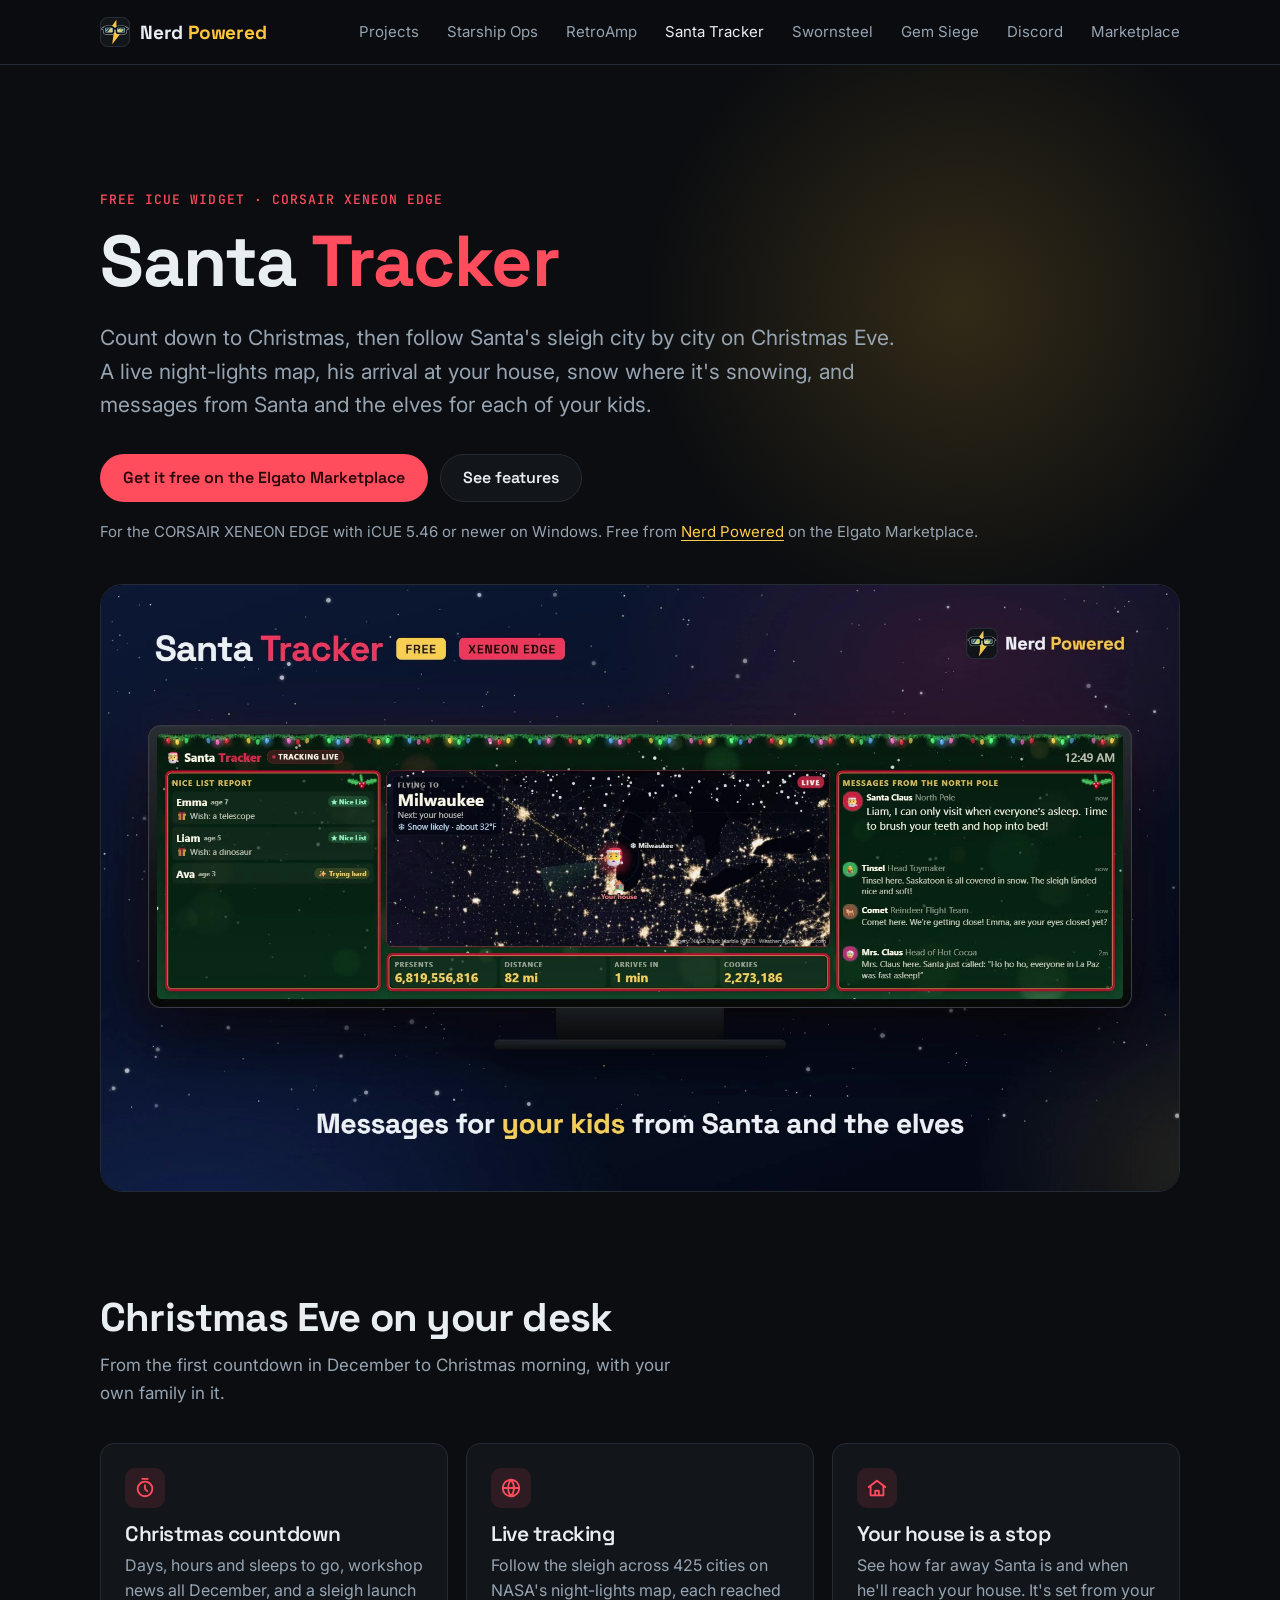
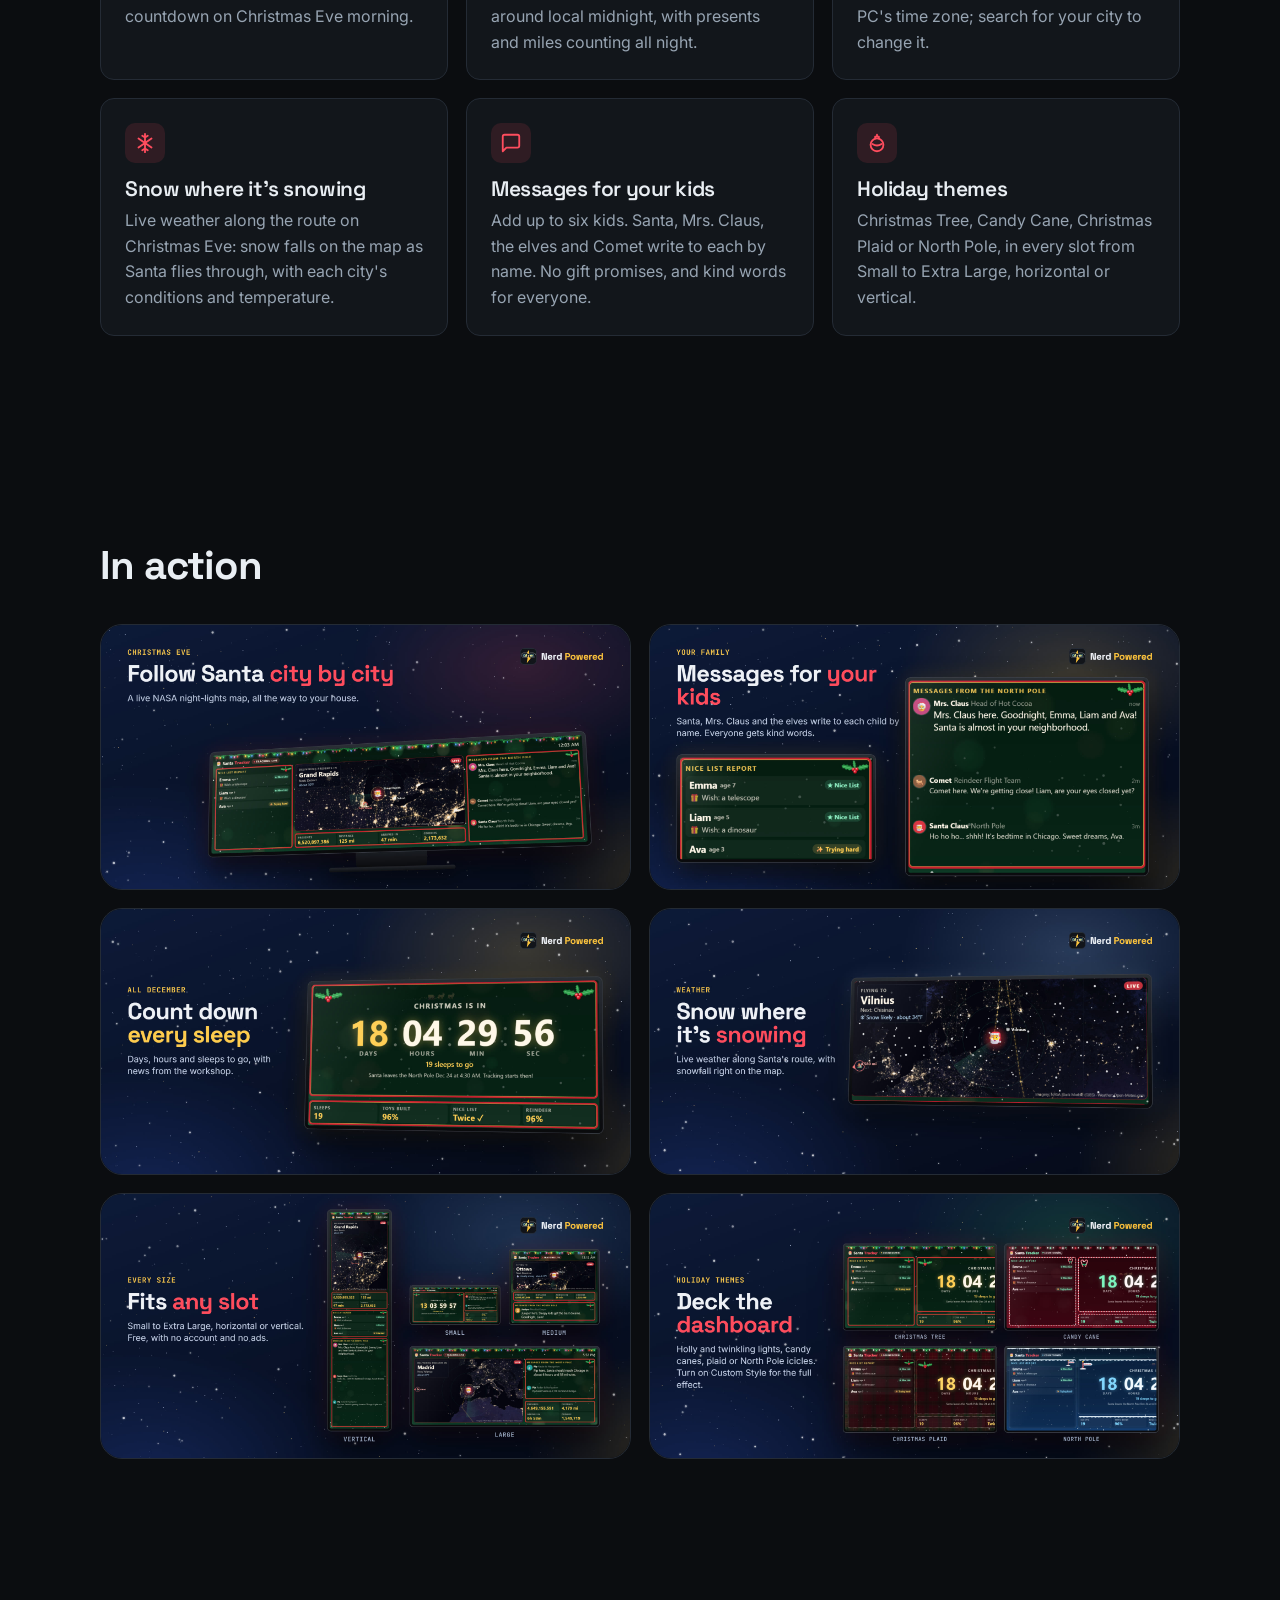
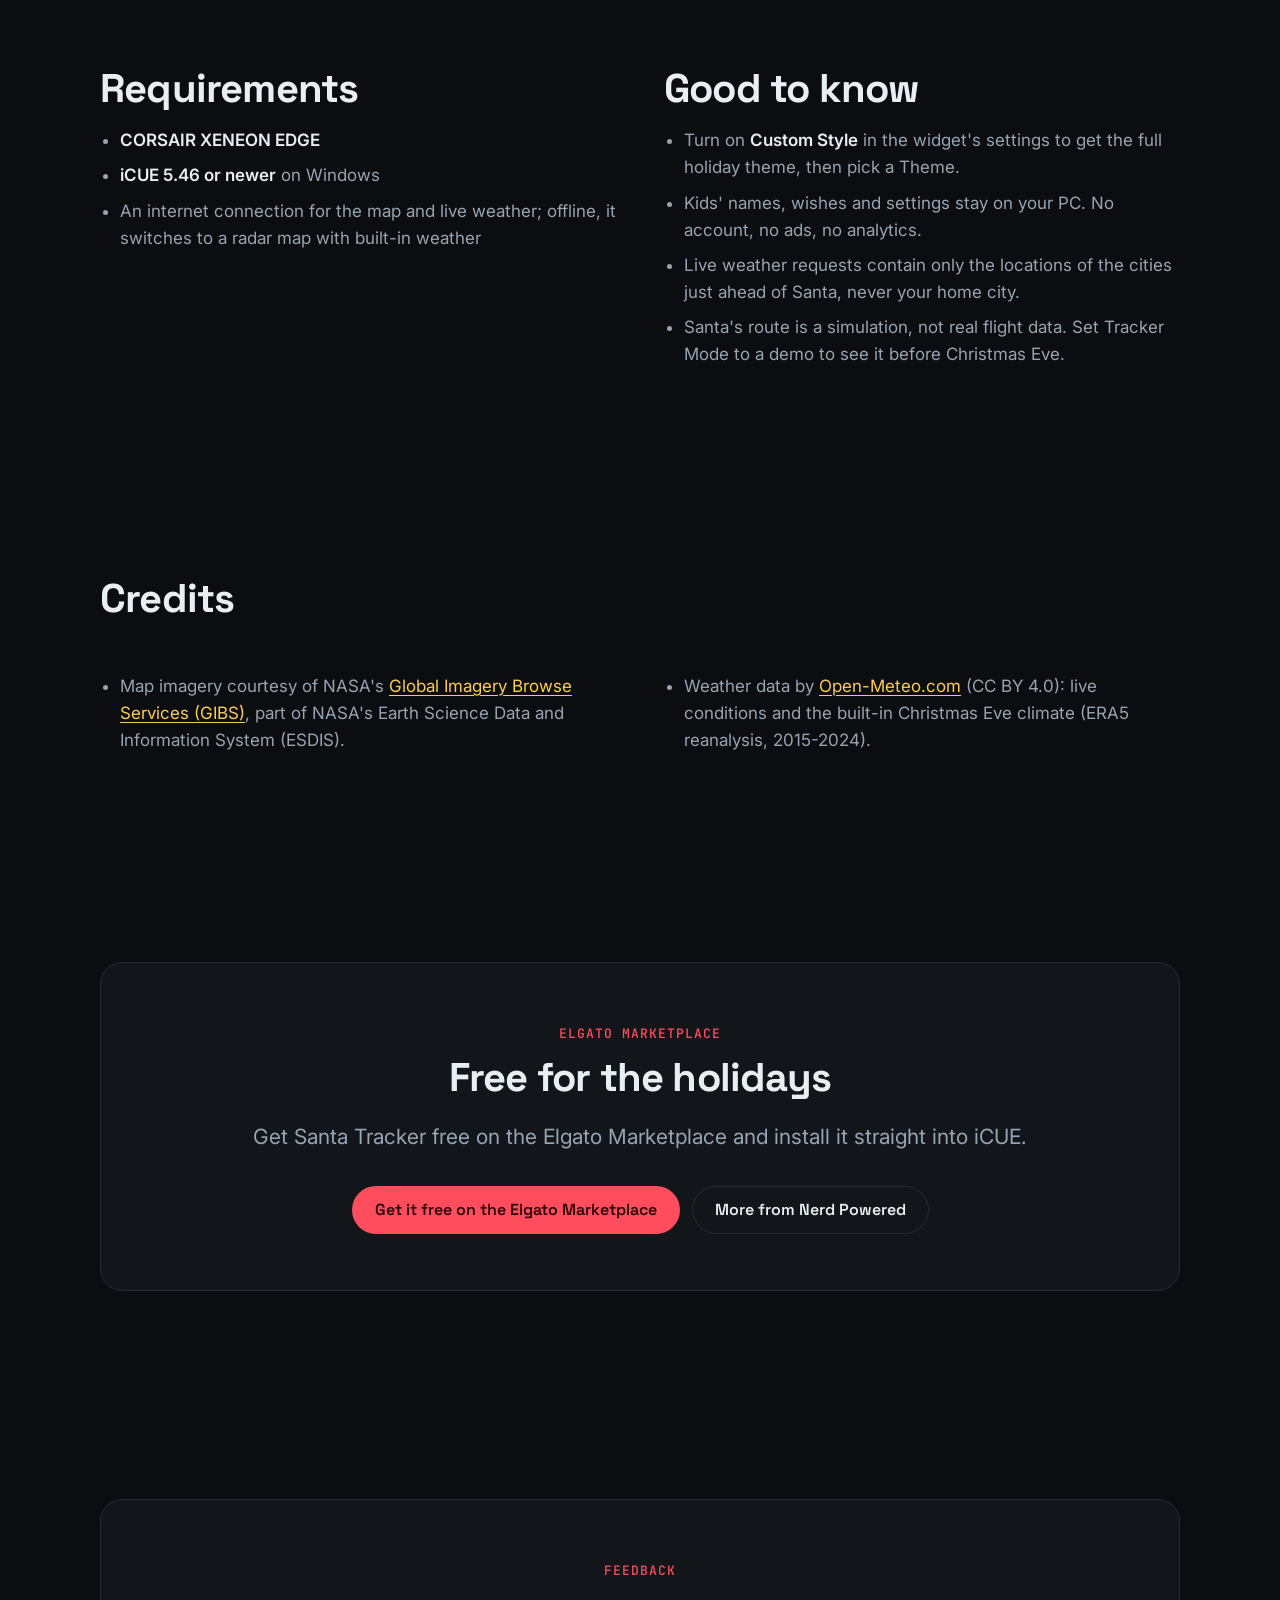
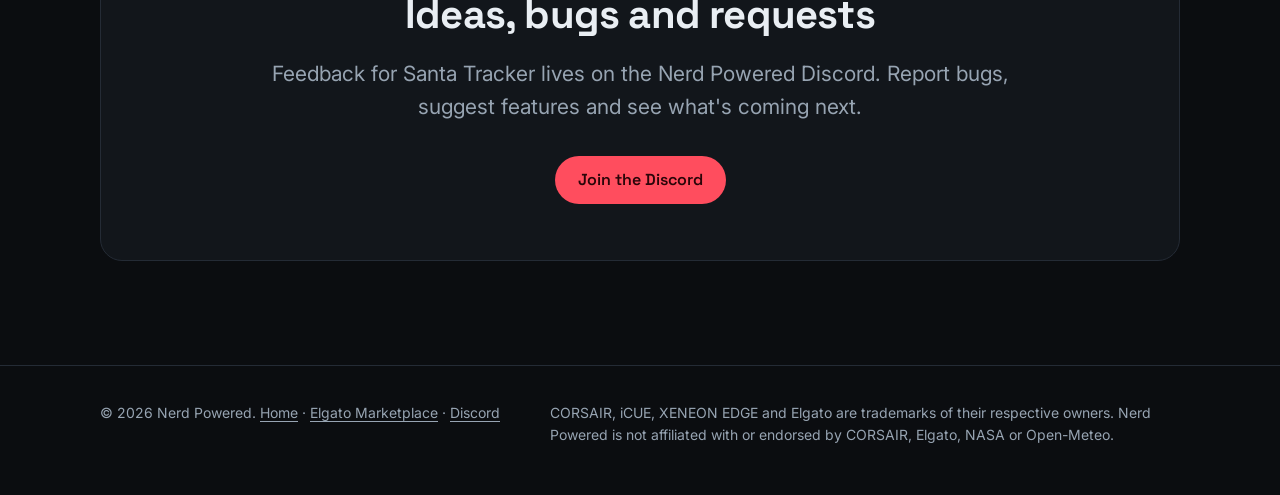
<file: santa-tracker/index.html>
<!doctype html>
<html lang="en">
<head>
	<meta charset="utf-8">
	<meta name="viewport" content="width=device-width, initial-scale=1">
	<title>Santa Tracker for CORSAIR XENEON EDGE | Nerd Powered</title>
	<meta name="description" content="A free Christmas countdown and Christmas Eve Santa tracker widget for the CORSAIR XENEON EDGE: a live night-lights map, Santa's arrival at your house, snow where it's snowing, and messages for your kids.">
	<link rel="canonical" href="https://nerdpowered.tech/santa-tracker/">
	<link rel="icon" href="/assets/img/favicon.svg" type="image/svg+xml">
	<meta property="og:type" content="product">
	<meta property="og:site_name" content="Nerd Powered">
	<meta property="og:title" content="Santa Tracker for CORSAIR XENEON EDGE">
	<meta property="og:description" content="Count down to Christmas and follow Santa city by city on your XENEON EDGE. Free.">
	<meta property="og:url" content="https://nerdpowered.tech/santa-tracker/">
	<meta property="og:image" content="https://nerdpowered.tech/assets/img/santa-tracker/thumbnail.jpg">
	<meta name="twitter:card" content="summary_large_image">
	<link rel="preconnect" href="https://fonts.googleapis.com">
	<link rel="preconnect" href="https://fonts.gstatic.com" crossorigin>
	<link href="https://fonts.googleapis.com/css2?family=Inter:wght@400;500;600&family=JetBrains+Mono:wght@500&family=Space+Grotesk:wght@500;600;700&display=swap" rel="stylesheet">
	<link rel="stylesheet" href="/assets/css/site.css?v=20261123b">
</head>
<body>
	<a class="skip-link" href="#main">Skip to content</a>

	<header class="site-header">
		<div class="wrap">
			<a class="brand" href="/" aria-label="Nerd Powered home">
				<img src="/assets/img/logo.svg" width="30" height="30" alt="">
				<span class="wordmark">Nerd <span>Powered</span></span>
			</a>
			<nav class="site-nav" aria-label="Main">
				<a class="nav-wide" href="/#projects">Projects</a>
				<a href="/starship-ops/">Starship Ops</a>
				<a href="/retroamp/">RetroAmp</a>
				<a class="nav-mid" href="/santa-tracker/" aria-current="page">Santa Tracker</a>
				<a class="nav-mid" href="/swornsteel/">Swornsteel</a>
				<a href="/gem-siege/">Gem Siege</a>
				<a class="nav-discord" href="https://discord.gg/NjRN9gG9D">Discord</a>
				<a class="nav-ext" href="https://marketplace.elgato.com/@nerdpowered">Marketplace</a>
			</nav>
		</div>
	</header>

	<main id="main" class="theme-santa">
		<section class="hero product-hero">
			<div class="wrap">
				<p class="eyebrow">Free iCUE widget · CORSAIR XENEON EDGE</p>
				<h1>Santa <span class="accent">Tracker</span></h1>
				<p class="lede">Count down to Christmas, then follow Santa's sleigh city by city on Christmas Eve. A live night-lights map, his arrival at your house, snow where it's snowing, and messages from Santa and the elves for each of your kids.</p>
				<div class="actions">
					<a class="btn btn-primary" id="marketplace-hero" href="https://marketplace.elgato.com/product/santa-tracker-bd6b065c-3881-442c-bc8d-5f1dcf0f9e7a">Get it free on the Elgato Marketplace</a>
					<a class="btn btn-ghost" href="#features">See features</a>
				</div>
				<p class="meta">For the CORSAIR XENEON EDGE with iCUE 5.46 or newer on Windows. Free from <a href="https://marketplace.elgato.com/@nerdpowered">Nerd Powered</a> on the Elgato Marketplace.</p>
			</div>
		</section>

		<div class="wrap">
			<figure class="frame">
				<video id="demo" autoplay muted loop playsinline preload="metadata" width="1920" height="1080"
					poster="/assets/img/santa-tracker/demo-poster.jpg"
					aria-label="Demo: the Christmas countdown, Santa over snowy Europe, a time-lapse of Santa flying to a house in Chicago with messages for the kids, and Christmas morning in each holiday theme.">
					<source src="/assets/img/santa-tracker/demo.mp4" type="video/mp4">
				</video>
			</figure>
		</div>

		<section id="features" aria-labelledby="features-title">
			<div class="wrap">
				<div class="section-head">
					<h2 id="features-title">Christmas Eve on your desk</h2>
					<p>From the first countdown in December to Christmas morning, with your own family in it.</p>
				</div>
				<div class="features">
					<article class="feature">
						<div class="icon"><svg viewBox="0 0 24 24" fill="none" stroke="currentColor" stroke-width="2" stroke-linecap="round" stroke-linejoin="round" aria-hidden="true"><circle cx="12" cy="13" r="8"/><path d="M12 9v4l2.5 2.5M9 2h6"/></svg></div>
						<h3>Christmas countdown</h3>
						<p>Days, hours and sleeps to go, workshop news all December, and a sleigh launch countdown on Christmas Eve morning.</p>
					</article>
					<article class="feature">
						<div class="icon"><svg viewBox="0 0 24 24" fill="none" stroke="currentColor" stroke-width="2" stroke-linecap="round" stroke-linejoin="round" aria-hidden="true"><circle cx="12" cy="12" r="9"/><path d="M3 12h18M12 3a14 14 0 0 1 0 18M12 3a14 14 0 0 0 0 18"/></svg></div>
						<h3>Live tracking</h3>
						<p>Follow the sleigh across 425 cities on NASA's night-lights map, each reached around local midnight, with presents and miles counting all night.</p>
					</article>
					<article class="feature">
						<div class="icon"><svg viewBox="0 0 24 24" fill="none" stroke="currentColor" stroke-width="2" stroke-linecap="round" stroke-linejoin="round" aria-hidden="true"><path d="M3 11l9-7 9 7"/><path d="M5 10v10h14V10"/><path d="M10 20v-5h4v5"/></svg></div>
						<h3>Your house is a stop</h3>
						<p>See how far away Santa is and when he'll reach your house. It's set from your PC's time zone; search for your city to change it.</p>
					</article>
					<article class="feature">
						<div class="icon"><svg viewBox="0 0 24 24" fill="none" stroke="currentColor" stroke-width="2" stroke-linecap="round" aria-hidden="true"><path d="M12 2v20M4.9 7l14.2 10M4.9 17L19.1 7M9 4l3 2 3-2M9 20l3-2 3 2"/></svg></div>
						<h3>Snow where it's snowing</h3>
						<p>Live weather along the route on Christmas Eve: snow falls on the map as Santa flies through, with each city's conditions and temperature.</p>
					</article>
					<article class="feature">
						<div class="icon"><svg viewBox="0 0 24 24" fill="none" stroke="currentColor" stroke-width="2" stroke-linecap="round" stroke-linejoin="round" aria-hidden="true"><path d="M21 15a2 2 0 0 1-2 2H7l-4 4V5a2 2 0 0 1 2-2h14a2 2 0 0 1 2 2z"/></svg></div>
						<h3>Messages for your kids</h3>
						<p>Add up to six kids. Santa, Mrs. Claus, the elves and Comet write to each by name. No gift promises, and kind words for everyone.</p>
					</article>
					<article class="feature">
						<div class="icon"><svg viewBox="0 0 24 24" fill="none" stroke="currentColor" stroke-width="2" stroke-linecap="round" stroke-linejoin="round" aria-hidden="true"><circle cx="12" cy="14" r="7"/><path d="M10 7V5h4v2M12 5V3M7 13c3 2 7 2 10 0"/></svg></div>
						<h3>Holiday themes</h3>
						<p>Christmas Tree, Candy Cane, Christmas Plaid or North Pole, in every slot from Small to Extra Large, horizontal or vertical.</p>
					</article>
				</div>
			</div>
		</section>

		<section aria-labelledby="gallery-title">
			<div class="wrap">
				<div class="section-head">
					<h2 id="gallery-title">In action</h2>
				</div>
				<div class="shots">
					<figure class="frame"><img src="/assets/img/santa-tracker/gallery-1-tracking.jpg" width="1920" height="960" loading="lazy" alt="Christmas Eve on an Extra Large XENEON EDGE: Santa over Grand Rapids on the night-lights map heading for a house near Chicago, with the kids' Nice List report and messages."></figure>
					<figure class="frame"><img src="/assets/img/santa-tracker/gallery-2-kids.jpg" width="1920" height="960" loading="lazy" alt="The Nice List report with three kids and messages from Mrs. Claus, Comet and Santa using their names."></figure>
					<figure class="frame"><img src="/assets/img/santa-tracker/gallery-3-countdown.jpg" width="1920" height="960" loading="lazy" alt="The Christmas countdown: 18 days, sleeps to go and workshop status."></figure>
					<figure class="frame"><img src="/assets/img/santa-tracker/gallery-4-snow.jpg" width="1920" height="960" loading="lazy" alt="Snow falling on the map as Santa flies to Vilnius."></figure>
					<figure class="frame"><img src="/assets/img/santa-tracker/gallery-5-sizes.jpg" width="1920" height="960" loading="lazy" alt="Santa Tracker in vertical, Small, Medium and Large slots."></figure>
					<figure class="frame"><img src="/assets/img/santa-tracker/gallery-6-themes.jpg" width="1920" height="960" loading="lazy" alt="The four holiday themes: Christmas Tree with holly and a garland of lights, Candy Cane with striped frames, Christmas Plaid, and North Pole with icicles and snow."></figure>
				</div>
			</div>
		</section>

		<section aria-labelledby="specs-title">
			<div class="wrap">
				<div class="specs">
					<div>
						<h2 id="specs-title">Requirements</h2>
						<ul>
							<li><strong>CORSAIR XENEON EDGE</strong></li>
							<li><strong>iCUE 5.46 or newer</strong> on Windows</li>
							<li>An internet connection for the map and live weather; offline, it switches to a radar map with built-in weather</li>
						</ul>
					</div>
					<div>
						<h2>Good to know</h2>
						<ul>
							<li>Turn on <strong>Custom Style</strong> in the widget's settings to get the full holiday theme, then pick a Theme.</li>
							<li>Kids' names, wishes and settings stay on your PC. No account, no ads, no analytics.</li>
							<li>Live weather requests contain only the locations of the cities just ahead of Santa, never your home city.</li>
							<li>Santa's route is a simulation, not real flight data. Set Tracker Mode to a demo to see it before Christmas Eve.</li>
						</ul>
					</div>
				</div>
			</div>
		</section>

		<section aria-labelledby="credits-title">
			<div class="wrap">
				<div class="section-head">
					<h2 id="credits-title">Credits</h2>
				</div>
				<div class="specs">
					<div>
						<ul>
							<li>Map imagery courtesy of NASA's <a href="https://earthdata.nasa.gov/gibs">Global Imagery Browse Services (GIBS)</a>, part of NASA's Earth Science Data and Information System (ESDIS).</li>
						</ul>
					</div>
					<div>
						<ul>
							<li>Weather data by <a href="https://open-meteo.com">Open-Meteo.com</a> (CC BY 4.0): live conditions and the built-in Christmas Eve climate (ERA5 reanalysis, 2015-2024).</li>
						</ul>
					</div>
				</div>
			</div>
		</section>

		<section id="get" aria-labelledby="get-title">
			<div class="wrap">
				<div class="cta-band">
					<p class="eyebrow">Elgato Marketplace</p>
					<h2 id="get-title">Free for the holidays</h2>
					<p class="lede" style="margin-left:auto;margin-right:auto">Get Santa Tracker free on the Elgato Marketplace and install it straight into iCUE.</p>
					<div class="actions">
						<a class="btn btn-primary" id="marketplace-cta" href="https://marketplace.elgato.com/product/santa-tracker-bd6b065c-3881-442c-bc8d-5f1dcf0f9e7a">Get it free on the Elgato Marketplace</a>
						<a class="btn btn-ghost" href="https://marketplace.elgato.com/@nerdpowered">More from Nerd Powered</a>
					</div>
				</div>
			</div>
		</section>

		<section id="feedback" aria-labelledby="feedback-title">
			<div class="wrap">
				<div class="cta-band">
					<p class="eyebrow">Feedback</p>
					<h2 id="feedback-title">Ideas, bugs and requests</h2>
					<p class="lede" style="margin-left:auto;margin-right:auto">Feedback for Santa Tracker lives on the Nerd Powered Discord. Report bugs, suggest features and see what's coming next.</p>
					<div class="actions">
						<a class="btn btn-primary" href="https://discord.gg/NjRN9gG9D">Join the Discord</a>
					</div>
				</div>
			</div>
		</section>
	</main>

	<footer class="site-footer">
		<div class="wrap">
			<p>© 2026 Nerd Powered. <a href="/">Home</a> · <a href="https://marketplace.elgato.com/@nerdpowered">Elgato Marketplace</a> · <a href="https://discord.gg/NjRN9gG9D">Discord</a></p>
			<p>CORSAIR, iCUE, XENEON EDGE and Elgato are trademarks of their respective owners. Nerd Powered is not affiliated with or endorsed by CORSAIR, Elgato, NASA or Open-Meteo.</p>
		</div>
	</footer>
	<script>
		if (window.matchMedia("(prefers-reduced-motion: reduce)").matches) {
			var demo = document.getElementById("demo");
			demo.removeAttribute("autoplay");
			demo.pause();
			demo.controls = true;
		}
	</script>
</body>
</html>
</file>
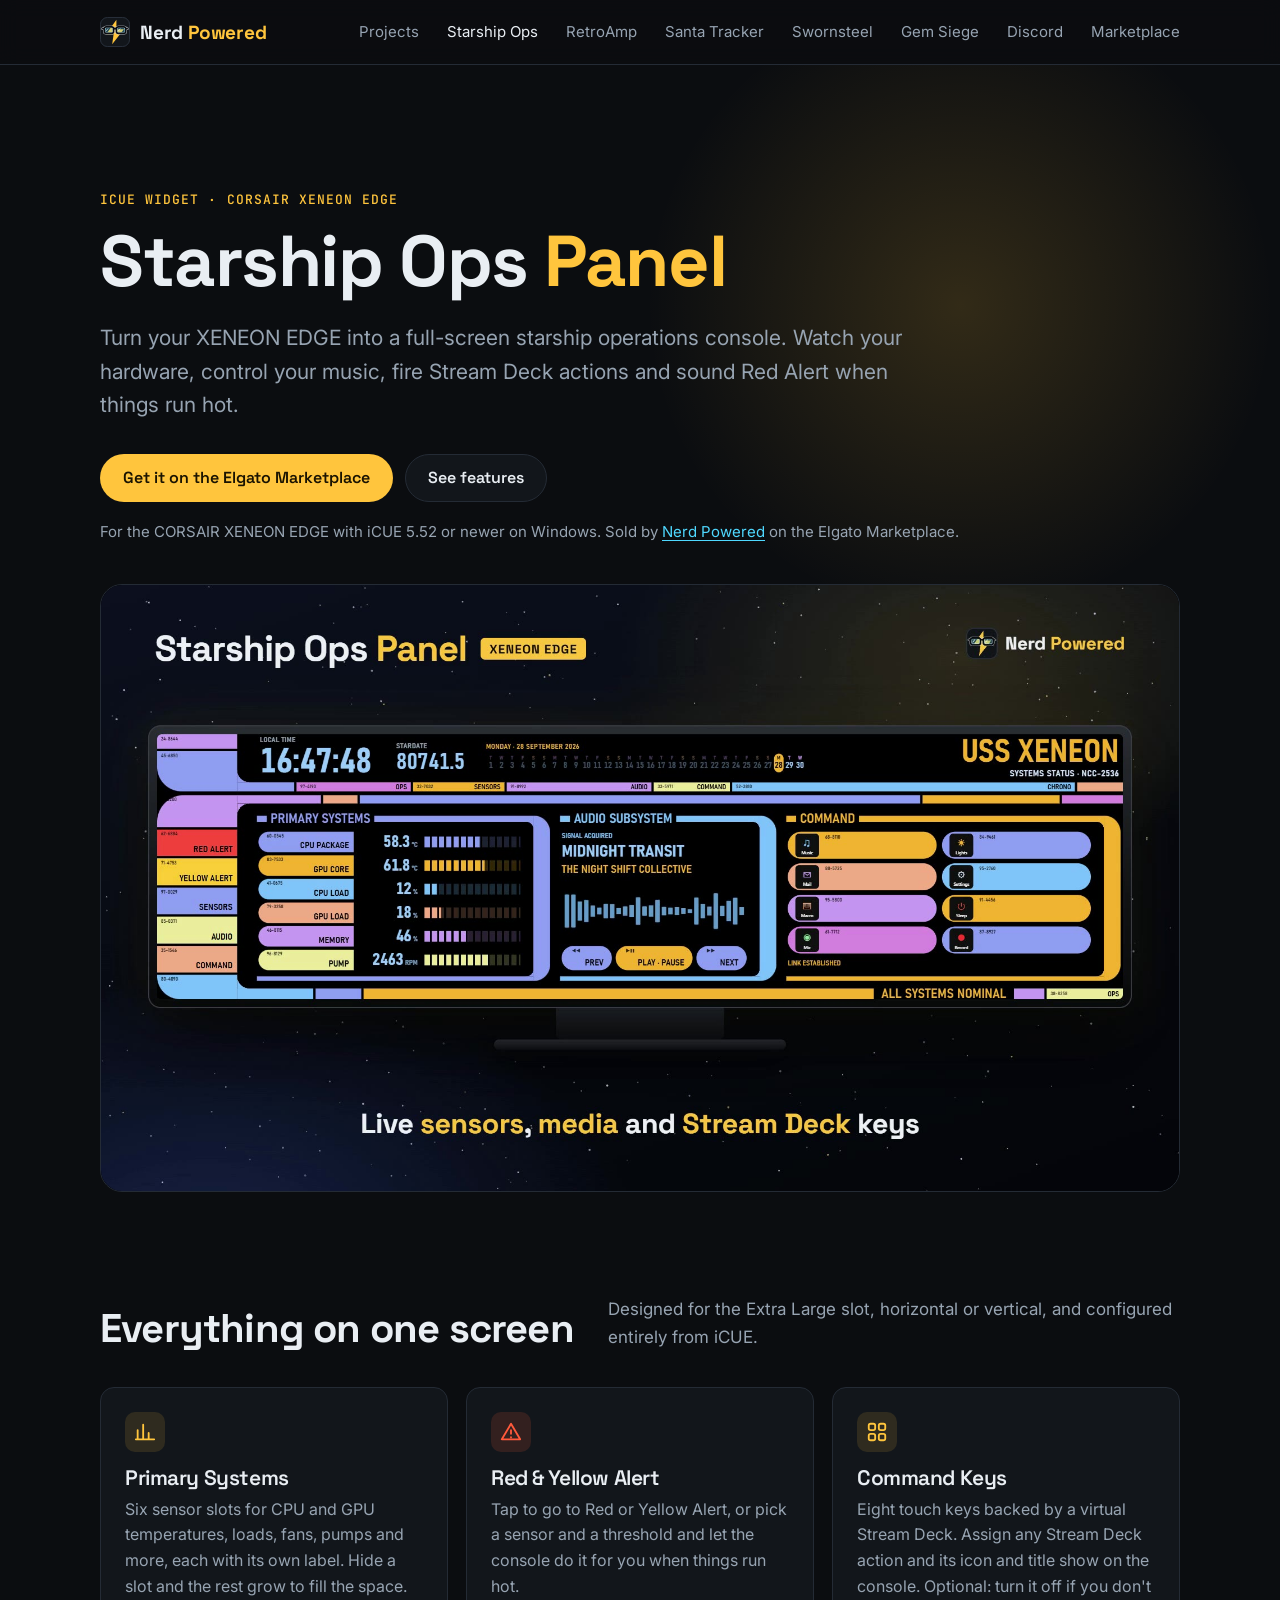
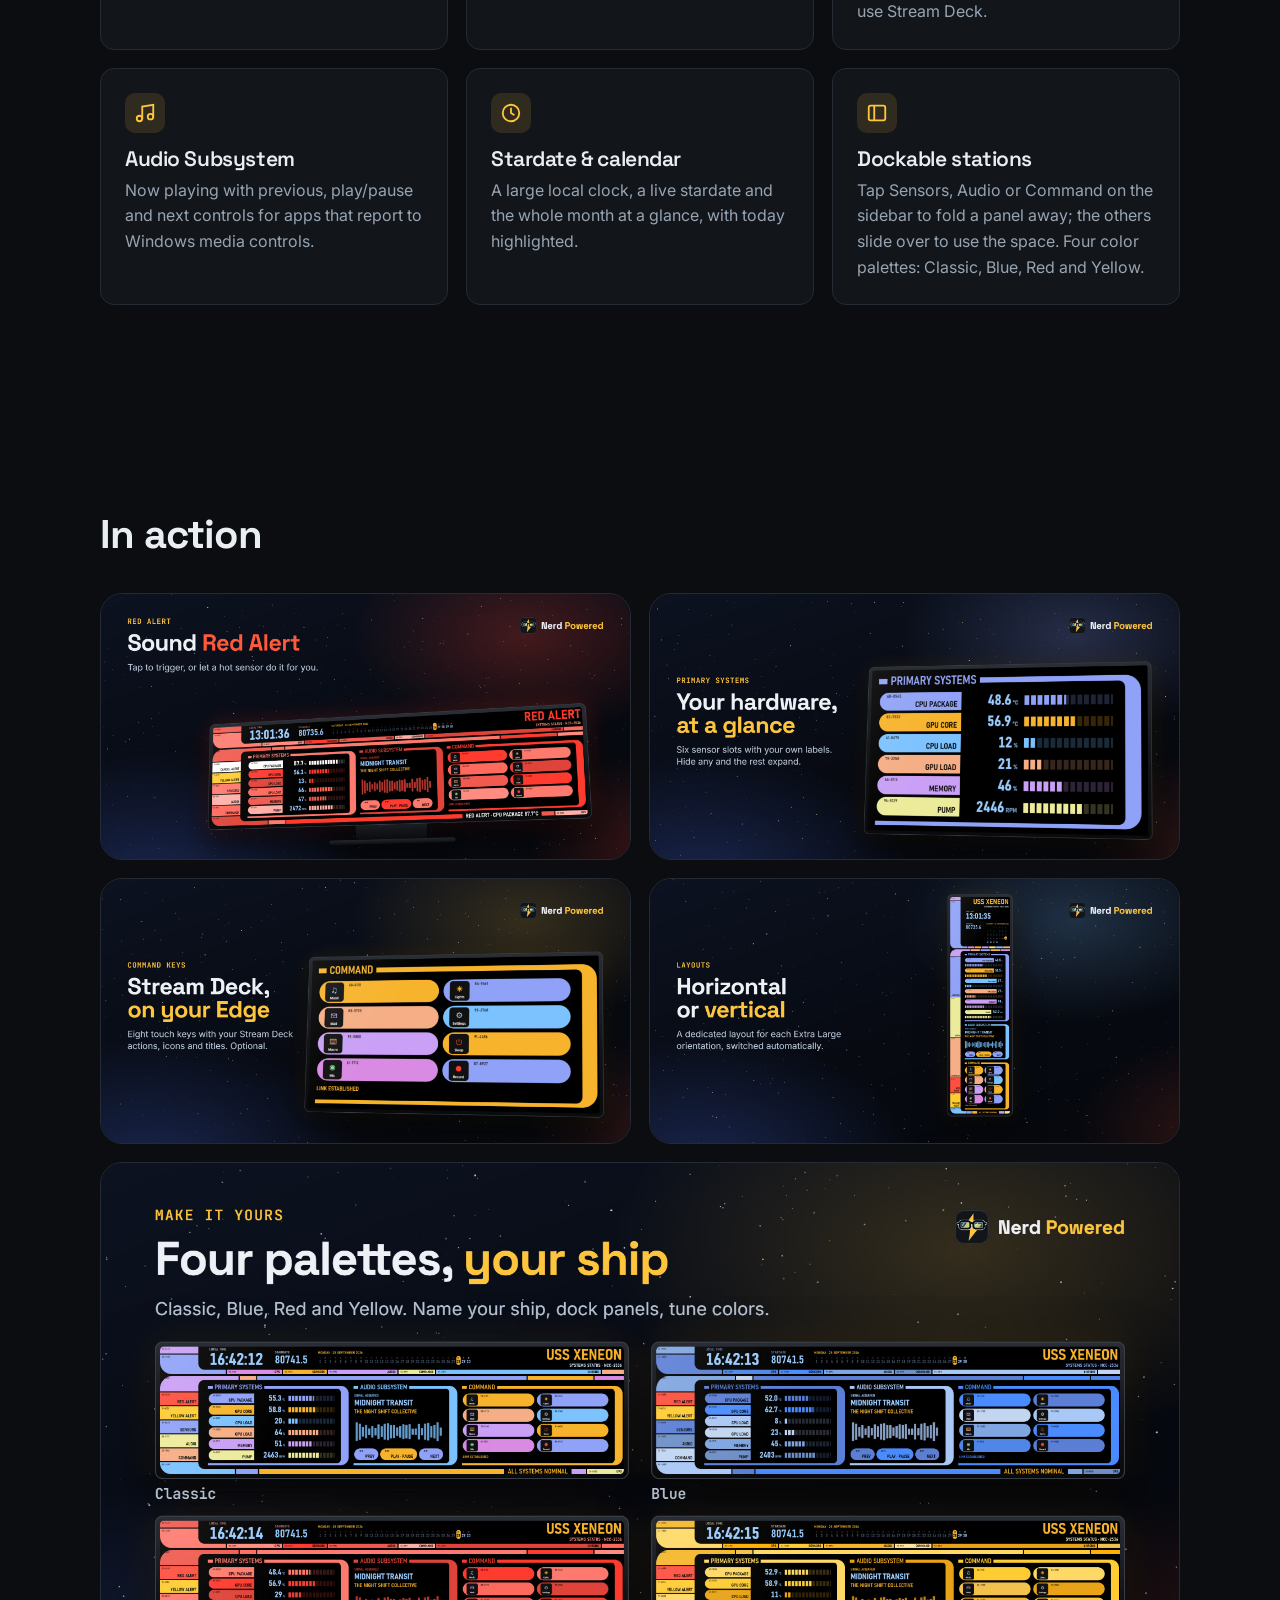
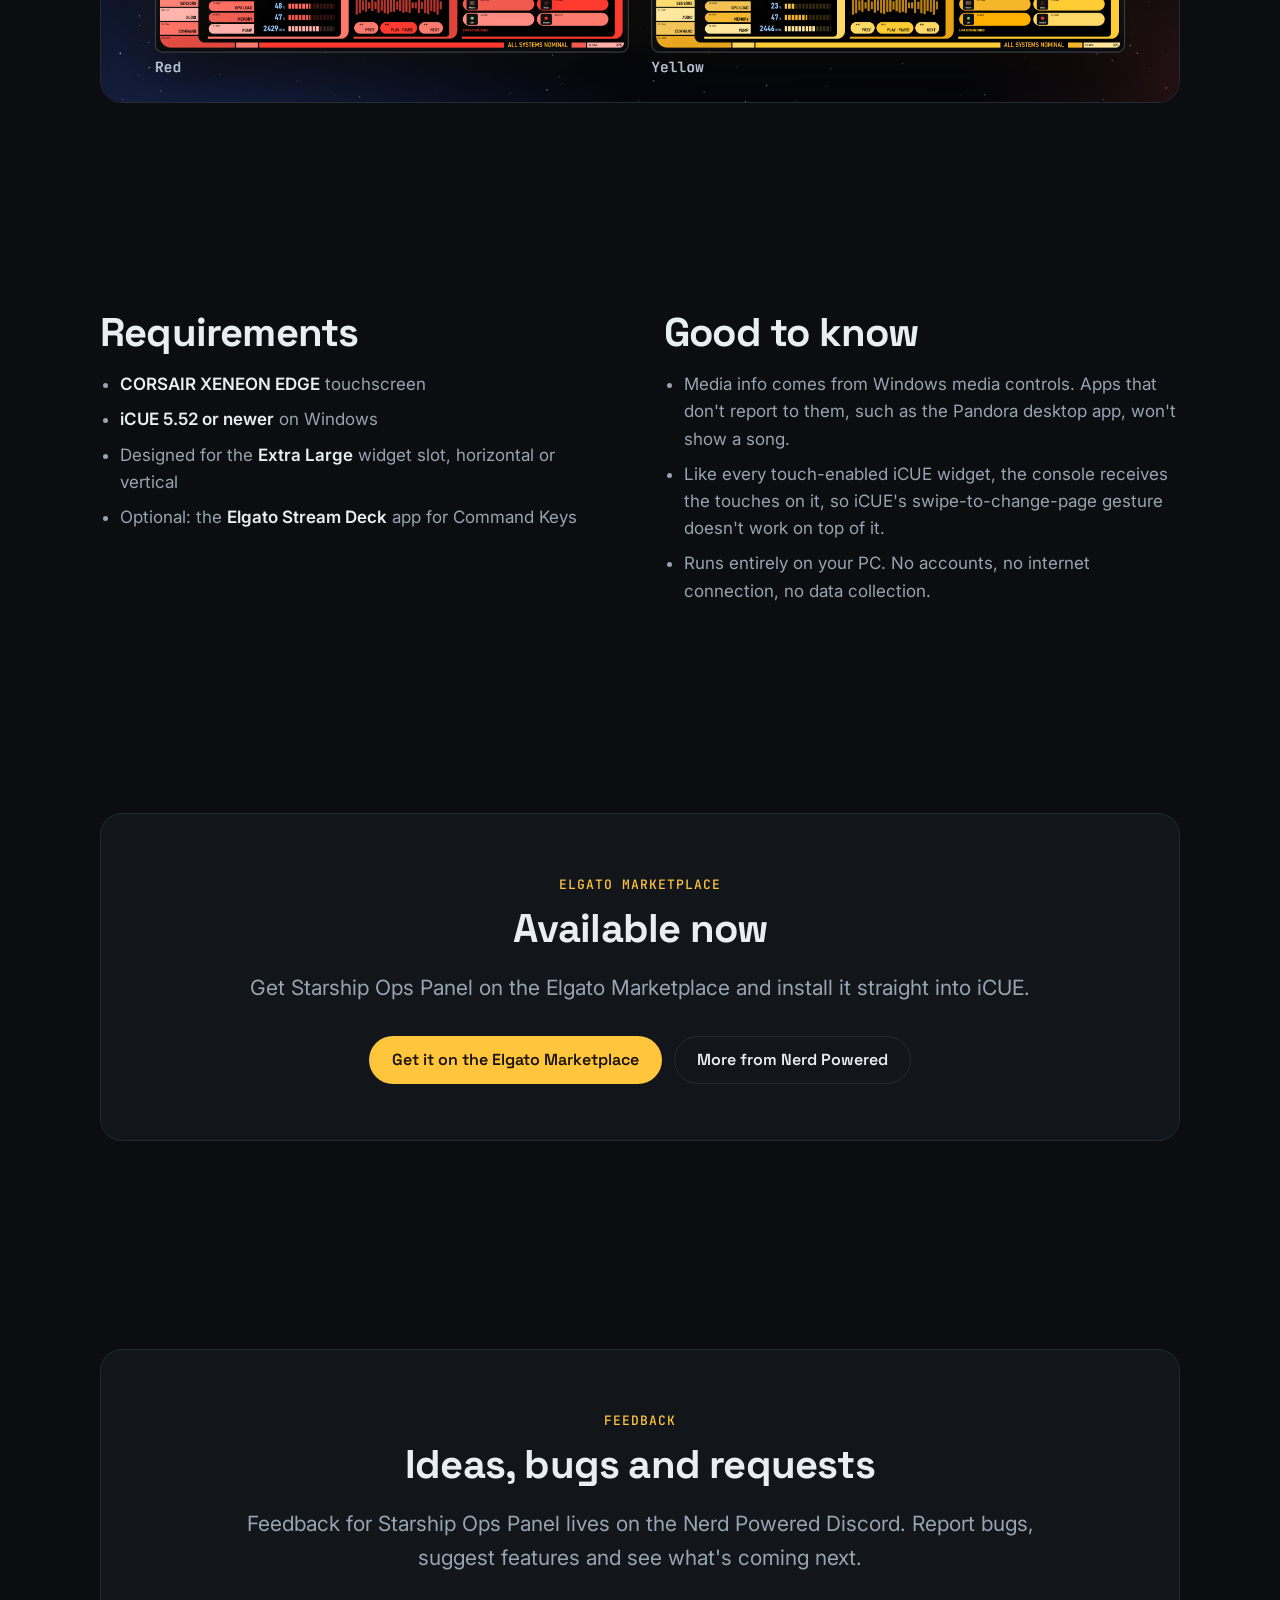
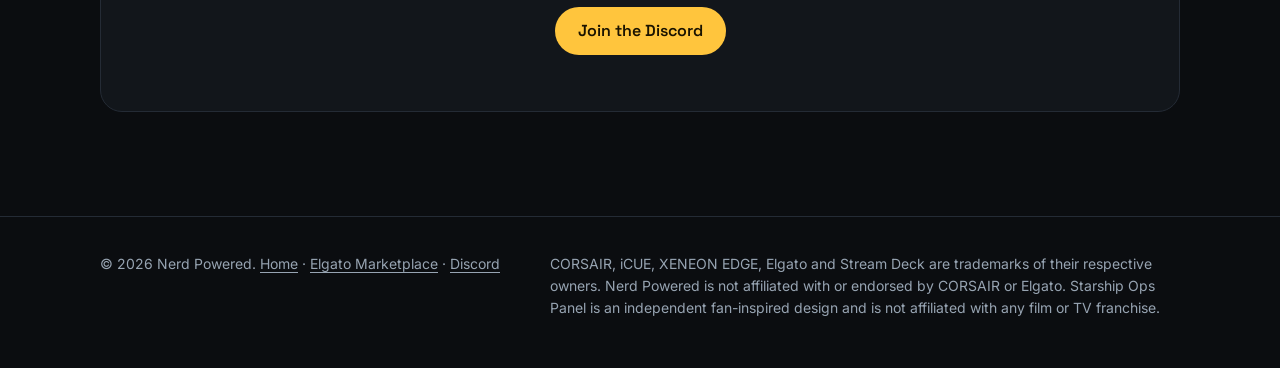
<file: starship-ops/index.html>
<!doctype html>
<html lang="en">
<head>
	<meta charset="utf-8">
	<meta name="viewport" content="width=device-width, initial-scale=1">
	<title>Starship Ops Panel for CORSAIR XENEON EDGE | Nerd Powered</title>
	<meta name="description" content="A full-screen starship operations console widget for the CORSAIR XENEON EDGE: live sensors, now playing, Stream Deck command keys, stardate clock and Red Alert.">
	<link rel="canonical" href="https://nerdpowered.tech/starship-ops/">
	<link rel="icon" href="/assets/img/favicon.svg" type="image/svg+xml">
	<meta property="og:type" content="product">
	<meta property="og:site_name" content="Nerd Powered">
	<meta property="og:title" content="Starship Ops Panel for CORSAIR XENEON EDGE">
	<meta property="og:description" content="Live sensors, now playing, Stream Deck keys, stardate clock and Red Alert on your XENEON EDGE.">
	<meta property="og:url" content="https://nerdpowered.tech/starship-ops/">
	<meta property="og:image" content="https://nerdpowered.tech/assets/img/starship-ops/thumbnail.jpg">
	<meta name="twitter:card" content="summary_large_image">
	<link rel="preconnect" href="https://fonts.googleapis.com">
	<link rel="preconnect" href="https://fonts.gstatic.com" crossorigin>
	<link href="https://fonts.googleapis.com/css2?family=Inter:wght@400;500;600&family=JetBrains+Mono:wght@500&family=Space+Grotesk:wght@500;600;700&display=swap" rel="stylesheet">
	<link rel="stylesheet" href="/assets/css/site.css?v=20261123b">
</head>
<body>
	<a class="skip-link" href="#main">Skip to content</a>

	<header class="site-header">
		<div class="wrap">
			<a class="brand" href="/" aria-label="Nerd Powered home">
				<img src="/assets/img/logo.svg" width="30" height="30" alt="">
				<span class="wordmark">Nerd <span>Powered</span></span>
			</a>
			<nav class="site-nav" aria-label="Main">
				<a class="nav-wide" href="/#projects">Projects</a>
				<a href="/starship-ops/" aria-current="page">Starship Ops</a>
				<a href="/retroamp/">RetroAmp</a>
				<a class="nav-mid" href="/santa-tracker/">Santa Tracker</a>
				<a class="nav-mid" href="/swornsteel/">Swornsteel</a>
				<a href="/gem-siege/">Gem Siege</a>
				<a class="nav-discord" href="https://discord.gg/NjRN9gG9D">Discord</a>
				<a class="nav-ext" href="https://marketplace.elgato.com/@nerdpowered">Marketplace</a>
			</nav>
		</div>
	</header>

	<main id="main">
		<section class="hero product-hero">
			<div class="wrap">
				<p class="eyebrow">iCUE widget · CORSAIR XENEON EDGE</p>
				<h1>Starship Ops <span class="accent">Panel</span></h1>
				<p class="lede">Turn your XENEON EDGE into a full-screen starship operations console. Watch your hardware, control your music, fire Stream Deck actions and sound Red Alert when things run hot.</p>
				<div class="actions">
					<a class="btn btn-primary" id="marketplace-hero" href="https://marketplace.elgato.com/product/starship-ops-panel-eb4aa49d-fa7f-4e74-9cfb-0752255a216e">Get it on the Elgato Marketplace</a>
					<a class="btn btn-ghost" href="#features">See features</a>
				</div>
				<p class="meta">For the CORSAIR XENEON EDGE with iCUE 5.52 or newer on Windows. Sold by <a href="https://marketplace.elgato.com/@nerdpowered">Nerd Powered</a> on the Elgato Marketplace.</p>
			</div>
		</section>

		<div class="wrap">
			<figure class="frame">
				<video id="demo" autoplay muted loop playsinline preload="metadata" width="1920" height="1080"
					poster="/assets/img/starship-ops/demo-poster.jpg"
					aria-label="Demo: live sensors, docking a panel, Red Alert by touch and by temperature, the four palettes and Stream Deck keys.">
					<source src="/assets/img/starship-ops/demo.mp4" type="video/mp4">
				</video>
			</figure>
		</div>

		<section id="features" aria-labelledby="features-title">
			<div class="wrap">
				<div class="section-head">
					<h2 id="features-title">Everything on one screen</h2>
					<p>Designed for the Extra Large slot, horizontal or vertical, and configured entirely from iCUE.</p>
				</div>
				<div class="features">
					<article class="feature">
						<div class="icon"><svg viewBox="0 0 24 24" fill="none" stroke="currentColor" stroke-width="2" stroke-linecap="round" aria-hidden="true"><path d="M4 20V10M10 20V4M16 20v-7M22 20H2"/></svg></div>
						<h3>Primary Systems</h3>
						<p>Six sensor slots for CPU and GPU temperatures, loads, fans, pumps and more, each with its own label. Hide a slot and the rest grow to fill the space.</p>
					</article>
					<article class="feature alert">
						<div class="icon"><svg viewBox="0 0 24 24" fill="none" stroke="currentColor" stroke-width="2" stroke-linecap="round" stroke-linejoin="round" aria-hidden="true"><path d="M12 3 2 20h20L12 3Z"/><path d="M12 10v4M12 17.5v.5"/></svg></div>
						<h3>Red &amp; Yellow Alert</h3>
						<p>Tap to go to Red or Yellow Alert, or pick a sensor and a threshold and let the console do it for you when things run hot.</p>
					</article>
					<article class="feature">
						<div class="icon"><svg viewBox="0 0 24 24" fill="none" stroke="currentColor" stroke-width="2" aria-hidden="true"><rect x="3" y="3" width="7" height="7" rx="2"/><rect x="14" y="3" width="7" height="7" rx="2"/><rect x="3" y="14" width="7" height="7" rx="2"/><rect x="14" y="14" width="7" height="7" rx="2"/></svg></div>
						<h3>Command Keys</h3>
						<p>Eight touch keys backed by a virtual Stream Deck. Assign any Stream Deck action and its icon and title show on the console. Optional: turn it off if you don't use Stream Deck.</p>
					</article>
					<article class="feature">
						<div class="icon"><svg viewBox="0 0 24 24" fill="none" stroke="currentColor" stroke-width="2" stroke-linecap="round" aria-hidden="true"><path d="M9 18V5l12-2v13"/><circle cx="6" cy="18" r="3"/><circle cx="18" cy="16" r="3"/></svg></div>
						<h3>Audio Subsystem</h3>
						<p>Now playing with previous, play/pause and next controls for apps that report to Windows media controls.</p>
					</article>
					<article class="feature">
						<div class="icon"><svg viewBox="0 0 24 24" fill="none" stroke="currentColor" stroke-width="2" stroke-linecap="round" aria-hidden="true"><circle cx="12" cy="12" r="9"/><path d="M12 7v5l3 2"/></svg></div>
						<h3>Stardate &amp; calendar</h3>
						<p>A large local clock, a live stardate and the whole month at a glance, with today highlighted.</p>
					</article>
					<article class="feature">
						<div class="icon"><svg viewBox="0 0 24 24" fill="none" stroke="currentColor" stroke-width="2" stroke-linejoin="round" aria-hidden="true"><rect x="3" y="4" width="18" height="16" rx="2"/><path d="M9 4v16"/></svg></div>
						<h3>Dockable stations</h3>
						<p>Tap Sensors, Audio or Command on the sidebar to fold a panel away; the others slide over to use the space. Four color palettes: Classic, Blue, Red and Yellow.</p>
					</article>
				</div>
			</div>
		</section>

		<section aria-labelledby="gallery-title">
			<div class="wrap">
				<div class="section-head">
					<h2 id="gallery-title">In action</h2>
				</div>
				<div class="shots">
					<figure class="frame"><img src="/assets/img/starship-ops/gallery-1-red-alert.jpg" width="1920" height="960" loading="lazy" alt="Red Alert: the whole console turns red and names the sensor that tripped it."></figure>
					<figure class="frame"><img src="/assets/img/starship-ops/gallery-2-sensors.jpg" width="1920" height="960" loading="lazy" alt="Primary Systems: six sensor slots with custom labels and live bar readouts."></figure>
					<figure class="frame"><img src="/assets/img/starship-ops/gallery-3-command.jpg" width="1920" height="960" loading="lazy" alt="Command Keys: eight touch keys showing your Stream Deck actions, icons and titles."></figure>
					<figure class="frame"><img src="/assets/img/starship-ops/gallery-4-vertical.jpg" width="1920" height="960" loading="lazy" alt="The vertical layout for an upright XENEON EDGE."></figure>
					<figure class="frame"><img src="/assets/img/starship-ops/gallery-5-palettes.jpg" width="1920" height="960" loading="lazy" alt="The four color palettes: Classic, Blue, Red and Yellow."></figure>
				</div>
			</div>
		</section>

		<section aria-labelledby="specs-title">
			<div class="wrap">
				<div class="specs">
					<div>
						<h2 id="specs-title">Requirements</h2>
						<ul>
							<li><strong>CORSAIR XENEON EDGE</strong> touchscreen</li>
							<li><strong>iCUE 5.52 or newer</strong> on Windows</li>
							<li>Designed for the <strong>Extra Large</strong> widget slot, horizontal or vertical</li>
							<li>Optional: the <strong>Elgato Stream Deck</strong> app for Command Keys</li>
						</ul>
					</div>
					<div>
						<h2>Good to know</h2>
						<ul>
							<li>Media info comes from Windows media controls. Apps that don't report to them, such as the Pandora desktop app, won't show a song.</li>
							<li>Like every touch-enabled iCUE widget, the console receives the touches on it, so iCUE's swipe-to-change-page gesture doesn't work on top of it.</li>
							<li>Runs entirely on your PC. No accounts, no internet connection, no data collection.</li>
						</ul>
					</div>
				</div>
			</div>
		</section>

		<section id="get" aria-labelledby="get-title">
			<div class="wrap">
				<div class="cta-band">
					<p class="eyebrow">Elgato Marketplace</p>
					<h2 id="get-title">Available now</h2>
					<p class="lede" style="margin-left:auto;margin-right:auto">Get Starship Ops Panel on the Elgato Marketplace and install it straight into iCUE.</p>
					<div class="actions">
						<a class="btn btn-primary" id="marketplace-cta" href="https://marketplace.elgato.com/product/starship-ops-panel-eb4aa49d-fa7f-4e74-9cfb-0752255a216e">Get it on the Elgato Marketplace</a>
						<a class="btn btn-ghost" href="https://marketplace.elgato.com/@nerdpowered">More from Nerd Powered</a>
					</div>
				</div>
			</div>
		</section>

		<section id="feedback" aria-labelledby="feedback-title">
			<div class="wrap">
				<div class="cta-band">
					<p class="eyebrow">Feedback</p>
					<h2 id="feedback-title">Ideas, bugs and requests</h2>
					<p class="lede" style="margin-left:auto;margin-right:auto">Feedback for Starship Ops Panel lives on the Nerd Powered Discord. Report bugs, suggest features and see what's coming next.</p>
					<div class="actions">
						<a class="btn btn-primary" href="https://discord.gg/NjRN9gG9D">Join the Discord</a>
					</div>
				</div>
			</div>
		</section>
	</main>

	<footer class="site-footer">
		<div class="wrap">
			<p>© 2026 Nerd Powered. <a href="/">Home</a> · <a href="https://marketplace.elgato.com/@nerdpowered">Elgato Marketplace</a> · <a href="https://discord.gg/NjRN9gG9D">Discord</a></p>
			<p>CORSAIR, iCUE, XENEON EDGE, Elgato and Stream Deck are trademarks of their respective owners. Nerd Powered is not affiliated with or endorsed by CORSAIR or Elgato. Starship Ops Panel is an independent fan-inspired design and is not affiliated with any film or TV franchise.</p>
		</div>
	</footer>
	<script>
		if (window.matchMedia("(prefers-reduced-motion: reduce)").matches) {
			var demo = document.getElementById("demo");
			demo.removeAttribute("autoplay");
			demo.pause();
			demo.controls = true;
		}
	</script>
</body>
</html>
</file>
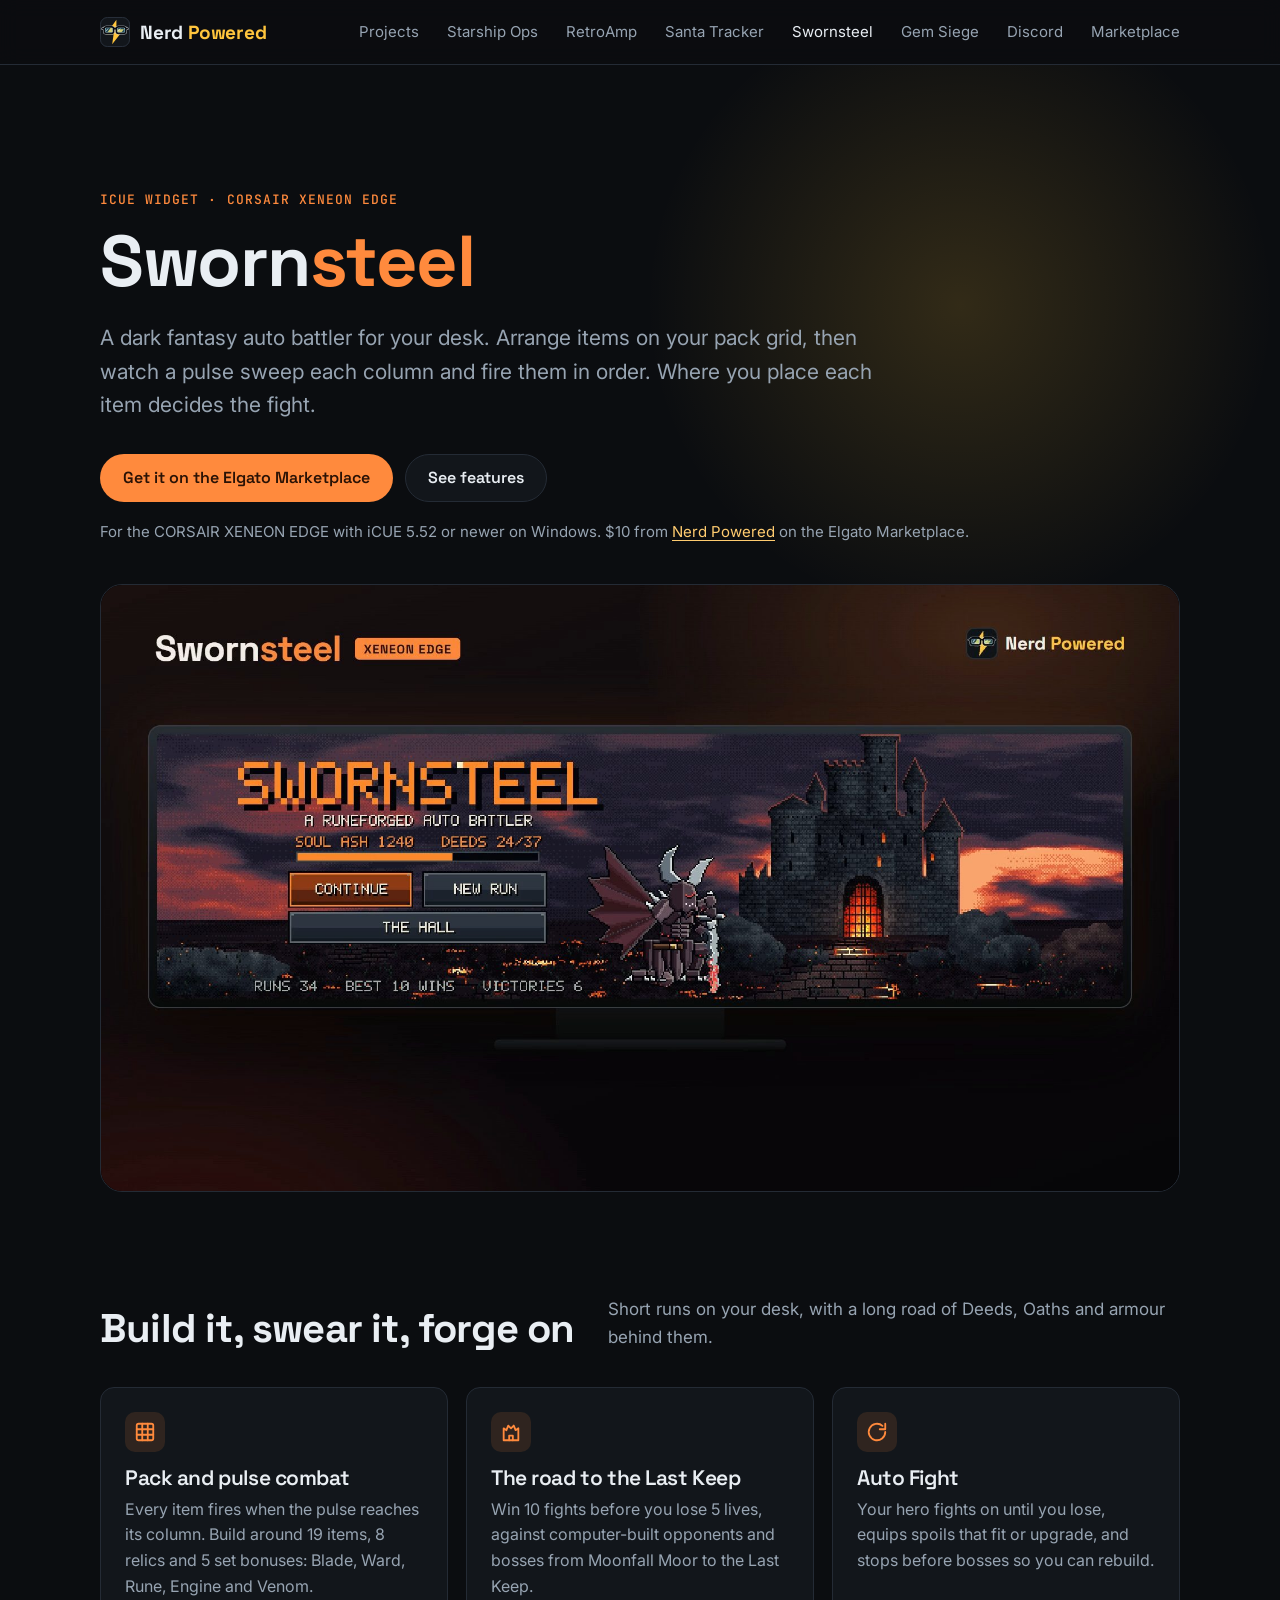
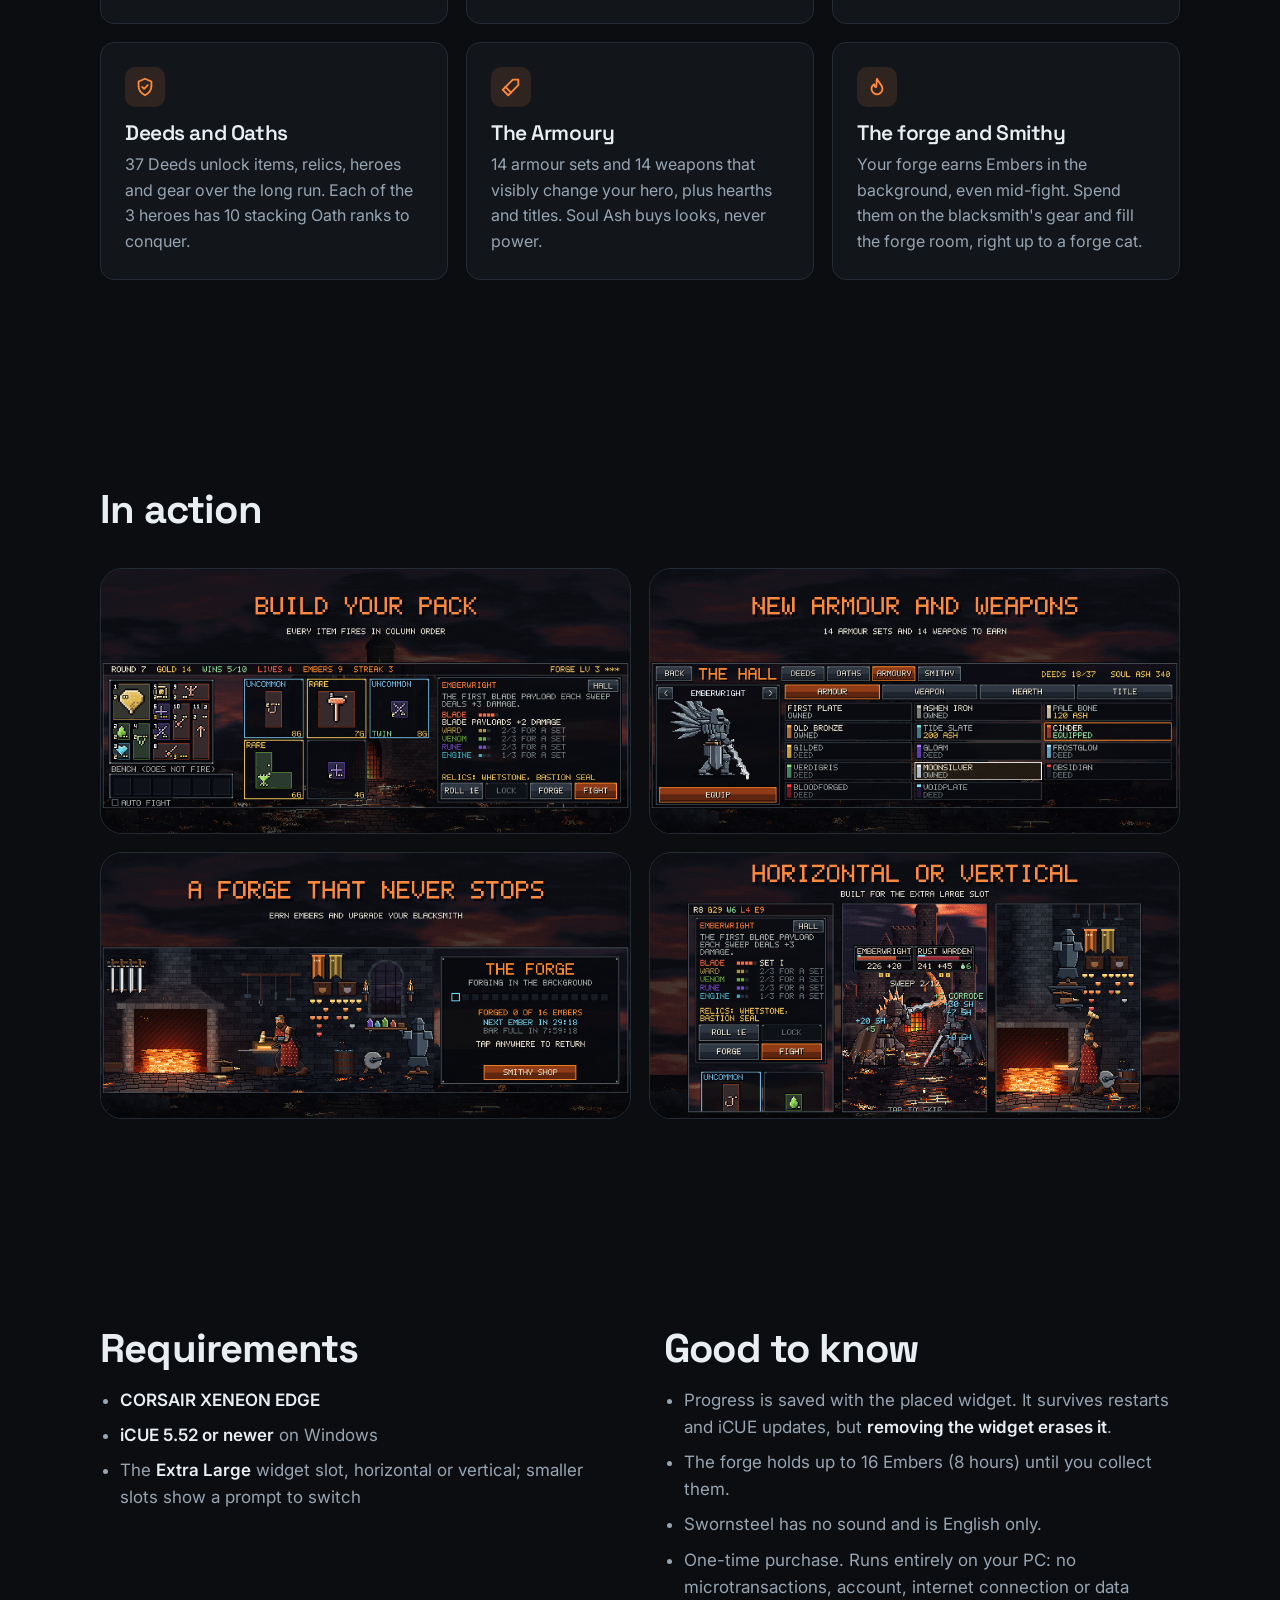
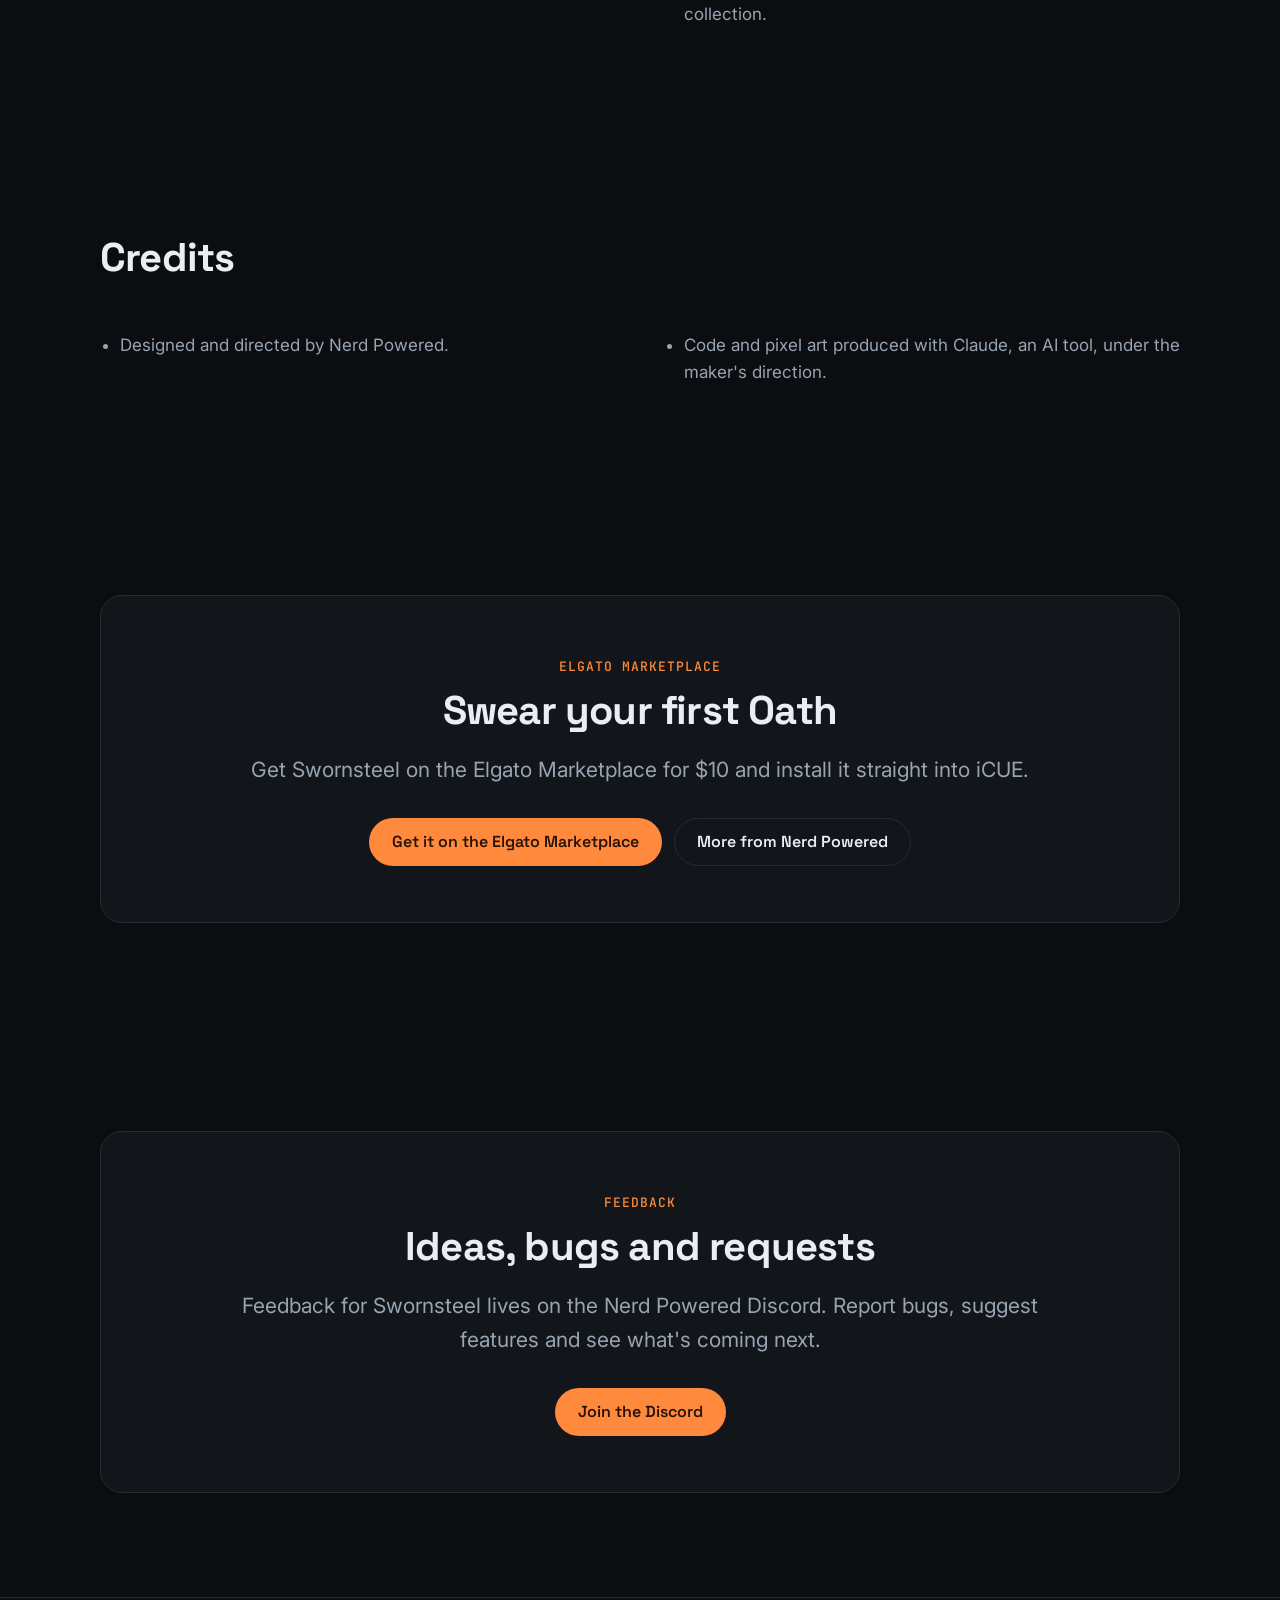
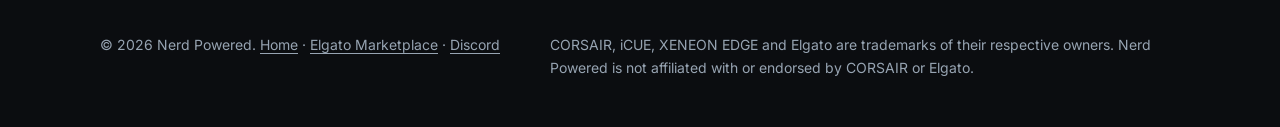
<file: swornsteel/index.html>
<!doctype html>
<html lang="en">
<head>
	<meta charset="utf-8">
	<meta name="viewport" content="width=device-width, initial-scale=1">
	<title>Swornsteel for CORSAIR XENEON EDGE | Nerd Powered</title>
	<meta name="description" content="A dark fantasy auto battler widget for the CORSAIR XENEON EDGE: arrange your pack, watch the pulse fire every item, swear harder Oaths and let your forge earn Embers.">
	<link rel="canonical" href="https://nerdpowered.tech/swornsteel/">
	<link rel="icon" href="/assets/img/favicon.svg" type="image/svg+xml">
	<meta property="og:type" content="product">
	<meta property="og:site_name" content="Nerd Powered">
	<meta property="og:title" content="Swornsteel for CORSAIR XENEON EDGE">
	<meta property="og:description" content="Arrange your pack, watch the pulse fire every item, and swear harder Oaths on your XENEON EDGE.">
	<meta property="og:url" content="https://nerdpowered.tech/swornsteel/">
	<meta property="og:image" content="https://nerdpowered.tech/assets/img/swornsteel/thumbnail.jpg">
	<meta name="twitter:card" content="summary_large_image">
	<link rel="preconnect" href="https://fonts.googleapis.com">
	<link rel="preconnect" href="https://fonts.gstatic.com" crossorigin>
	<link href="https://fonts.googleapis.com/css2?family=Inter:wght@400;500;600&family=JetBrains+Mono:wght@500&family=Space+Grotesk:wght@500;600;700&display=swap" rel="stylesheet">
	<link rel="stylesheet" href="/assets/css/site.css?v=20261123b">
</head>
<body>
	<a class="skip-link" href="#main">Skip to content</a>

	<header class="site-header">
		<div class="wrap">
			<a class="brand" href="/" aria-label="Nerd Powered home">
				<img src="/assets/img/logo.svg" width="30" height="30" alt="">
				<span class="wordmark">Nerd <span>Powered</span></span>
			</a>
			<nav class="site-nav" aria-label="Main">
				<a class="nav-wide" href="/#projects">Projects</a>
				<a href="/starship-ops/">Starship Ops</a>
				<a href="/retroamp/">RetroAmp</a>
				<a class="nav-mid" href="/santa-tracker/">Santa Tracker</a>
				<a class="nav-mid" href="/swornsteel/" aria-current="page">Swornsteel</a>
				<a href="/gem-siege/">Gem Siege</a>
				<a class="nav-discord" href="https://discord.gg/NjRN9gG9D">Discord</a>
				<a class="nav-ext" href="https://marketplace.elgato.com/@nerdpowered">Marketplace</a>
			</nav>
		</div>
	</header>

	<main id="main" class="theme-swornsteel">
		<section class="hero product-hero">
			<div class="wrap">
				<p class="eyebrow">iCUE widget · CORSAIR XENEON EDGE</p>
				<h1>Sworn<span class="accent">steel</span></h1>
				<p class="lede">A dark fantasy auto battler for your desk. Arrange items on your pack grid, then watch a pulse sweep each column and fire them in order. Where you place each item decides the fight.</p>
				<div class="actions">
					<a class="btn btn-primary" id="marketplace-hero" href="https://marketplace.elgato.com/product/swornsteel-606782ff-0089-4f13-a0a4-2c5585e9b135">Get it on the Elgato Marketplace</a>
					<a class="btn btn-ghost" href="#features">See features</a>
				</div>
				<p class="meta">For the CORSAIR XENEON EDGE with iCUE 5.52 or newer on Windows. $10 from <a href="https://marketplace.elgato.com/@nerdpowered">Nerd Powered</a> on the Elgato Marketplace.</p>
			</div>
		</section>

		<div class="wrap">
			<figure class="frame">
				<video id="demo" autoplay muted loop playsinline preload="metadata" width="1920" height="1080"
					poster="/assets/img/swornsteel/demo-poster.jpg"
					aria-label="Demo: the Swornsteel title screen, building a pack in the shop, a fight where the pulse fires every item in column order, Auto Fight equipping spoils, the Hall and the idle forge, and the vertical layout.">
					<source src="/assets/img/swornsteel/demo.mp4" type="video/mp4">
				</video>
			</figure>
		</div>

		<section id="features" aria-labelledby="features-title">
			<div class="wrap">
				<div class="section-head">
					<h2 id="features-title">Build it, swear it, forge on</h2>
					<p>Short runs on your desk, with a long road of Deeds, Oaths and armour behind them.</p>
				</div>
				<div class="features">
					<article class="feature">
						<div class="icon"><svg viewBox="0 0 24 24" fill="none" stroke="currentColor" stroke-width="2" stroke-linecap="round" stroke-linejoin="round" aria-hidden="true"><rect x="3" y="3" width="18" height="18" rx="2"/><path d="M9 3v18M15 3v18M3 9h18M3 15h18"/></svg></div>
						<h3>Pack and pulse combat</h3>
						<p>Every item fires when the pulse reaches its column. Build around 19 items, 8 relics and 5 set bonuses: Blade, Ward, Rune, Engine and Venom.</p>
					</article>
					<article class="feature">
						<div class="icon"><svg viewBox="0 0 24 24" fill="none" stroke="currentColor" stroke-width="2" stroke-linecap="round" stroke-linejoin="round" aria-hidden="true"><path d="M4 21V8l3 2 2-5 3 3 3-3 2 5 3-2v13z"/><path d="M10 21v-5h4v5"/></svg></div>
						<h3>The road to the Last Keep</h3>
						<p>Win 10 fights before you lose 5 lives, against computer-built opponents and bosses from Moonfall Moor to the Last Keep.</p>
					</article>
					<article class="feature">
						<div class="icon"><svg viewBox="0 0 24 24" fill="none" stroke="currentColor" stroke-width="2" stroke-linecap="round" stroke-linejoin="round" aria-hidden="true"><path d="M21 12a9 9 0 1 1-3-6.7"/><path d="M21 3v6h-6"/></svg></div>
						<h3>Auto Fight</h3>
						<p>Your hero fights on until you lose, equips spoils that fit or upgrade, and stops before bosses so you can rebuild.</p>
					</article>
					<article class="feature">
						<div class="icon"><svg viewBox="0 0 24 24" fill="none" stroke="currentColor" stroke-width="2" stroke-linecap="round" stroke-linejoin="round" aria-hidden="true"><path d="M12 3l7 3v5c0 5-3 8-7 10-4-2-7-5-7-10V6z"/><path d="M9 12l2 2 4-4"/></svg></div>
						<h3>Deeds and Oaths</h3>
						<p>37 Deeds unlock items, relics, heroes and gear over the long run. Each of the 3 heroes has 10 stacking Oath ranks to conquer.</p>
					</article>
					<article class="feature">
						<div class="icon"><svg viewBox="0 0 24 24" fill="none" stroke="currentColor" stroke-width="2" stroke-linecap="round" stroke-linejoin="round" aria-hidden="true"><path d="M14 4l6 0 0 6L9 21l-6-6z"/><path d="M6 12l6 6"/></svg></div>
						<h3>The Armoury</h3>
						<p>14 armour sets and 14 weapons that visibly change your hero, plus hearths and titles. Soul Ash buys looks, never power.</p>
					</article>
					<article class="feature">
						<div class="icon"><svg viewBox="0 0 24 24" fill="none" stroke="currentColor" stroke-width="2" stroke-linecap="round" stroke-linejoin="round" aria-hidden="true"><path d="M12 3c1 4 6 6 6 11a6 6 0 0 1-12 0c0-2 1-4 3-5 0 2 1 3 2 3 1-3 0-6 1-9z"/></svg></div>
						<h3>The forge and Smithy</h3>
						<p>Your forge earns Embers in the background, even mid-fight. Spend them on the blacksmith's gear and fill the forge room, right up to a forge cat.</p>
					</article>
				</div>
			</div>
		</section>

		<section aria-labelledby="gallery-title">
			<div class="wrap">
				<div class="section-head">
					<h2 id="gallery-title">In action</h2>
				</div>
				<div class="shots">
					<figure class="frame"><img src="/assets/img/swornsteel/gallery-2-build.jpg" width="1920" height="960" loading="lazy" alt="Building a pack: items placed on the grid with the shop offers and item details beside them."></figure>
					<figure class="frame"><img src="/assets/img/swornsteel/gallery-3-armoury.jpg" width="1920" height="960" loading="lazy" alt="The Hall's Armoury tab, with a hero in new armour and lists of armour and weapons."></figure>
					<figure class="frame"><img src="/assets/img/swornsteel/gallery-4-forge.jpg" width="1920" height="960" loading="lazy" alt="The idle forge: the blacksmith at work beside a glowing hearth while the forge earns Embers."></figure>
					<figure class="frame"><img src="/assets/img/swornsteel/gallery-5-vertical.jpg" width="1920" height="960" loading="lazy" alt="Swornsteel in the vertical Extra Large layout, showing the pack, the fight and the forge."></figure>
				</div>
			</div>
		</section>

		<section aria-labelledby="specs-title">
			<div class="wrap">
				<div class="specs">
					<div>
						<h2 id="specs-title">Requirements</h2>
						<ul>
							<li><strong>CORSAIR XENEON EDGE</strong></li>
							<li><strong>iCUE 5.52 or newer</strong> on Windows</li>
							<li>The <strong>Extra Large</strong> widget slot, horizontal or vertical; smaller slots show a prompt to switch</li>
						</ul>
					</div>
					<div>
						<h2>Good to know</h2>
						<ul>
							<li>Progress is saved with the placed widget. It survives restarts and iCUE updates, but <strong>removing the widget erases it</strong>.</li>
							<li>The forge holds up to 16 Embers (8 hours) until you collect them.</li>
							<li>Swornsteel has no sound and is English only.</li>
							<li>One-time purchase. Runs entirely on your PC: no microtransactions, account, internet connection or data collection.</li>
						</ul>
					</div>
				</div>
			</div>
		</section>

		<section aria-labelledby="credits-title">
			<div class="wrap">
				<div class="section-head">
					<h2 id="credits-title">Credits</h2>
				</div>
				<div class="specs">
					<div>
						<ul>
							<li>Designed and directed by Nerd Powered.</li>
						</ul>
					</div>
					<div>
						<ul>
							<li>Code and pixel art produced with Claude, an AI tool, under the maker's direction.</li>
						</ul>
					</div>
				</div>
			</div>
		</section>

		<section id="get" aria-labelledby="get-title">
			<div class="wrap">
				<div class="cta-band">
					<p class="eyebrow">Elgato Marketplace</p>
					<h2 id="get-title">Swear your first Oath</h2>
					<p class="lede" style="margin-left:auto;margin-right:auto">Get Swornsteel on the Elgato Marketplace for $10 and install it straight into iCUE.</p>
					<div class="actions">
						<a class="btn btn-primary" id="marketplace-cta" href="https://marketplace.elgato.com/product/swornsteel-606782ff-0089-4f13-a0a4-2c5585e9b135">Get it on the Elgato Marketplace</a>
						<a class="btn btn-ghost" href="https://marketplace.elgato.com/@nerdpowered">More from Nerd Powered</a>
					</div>
				</div>
			</div>
		</section>

		<section id="feedback" aria-labelledby="feedback-title">
			<div class="wrap">
				<div class="cta-band">
					<p class="eyebrow">Feedback</p>
					<h2 id="feedback-title">Ideas, bugs and requests</h2>
					<p class="lede" style="margin-left:auto;margin-right:auto">Feedback for Swornsteel lives on the Nerd Powered Discord. Report bugs, suggest features and see what's coming next.</p>
					<div class="actions">
						<a class="btn btn-primary" href="https://discord.gg/NjRN9gG9D">Join the Discord</a>
					</div>
				</div>
			</div>
		</section>
	</main>

	<footer class="site-footer">
		<div class="wrap">
			<p>© 2026 Nerd Powered. <a href="/">Home</a> · <a href="https://marketplace.elgato.com/@nerdpowered">Elgato Marketplace</a> · <a href="https://discord.gg/NjRN9gG9D">Discord</a></p>
			<p>CORSAIR, iCUE, XENEON EDGE and Elgato are trademarks of their respective owners. Nerd Powered is not affiliated with or endorsed by CORSAIR or Elgato.</p>
		</div>
	</footer>
</body>
</html>
</file>
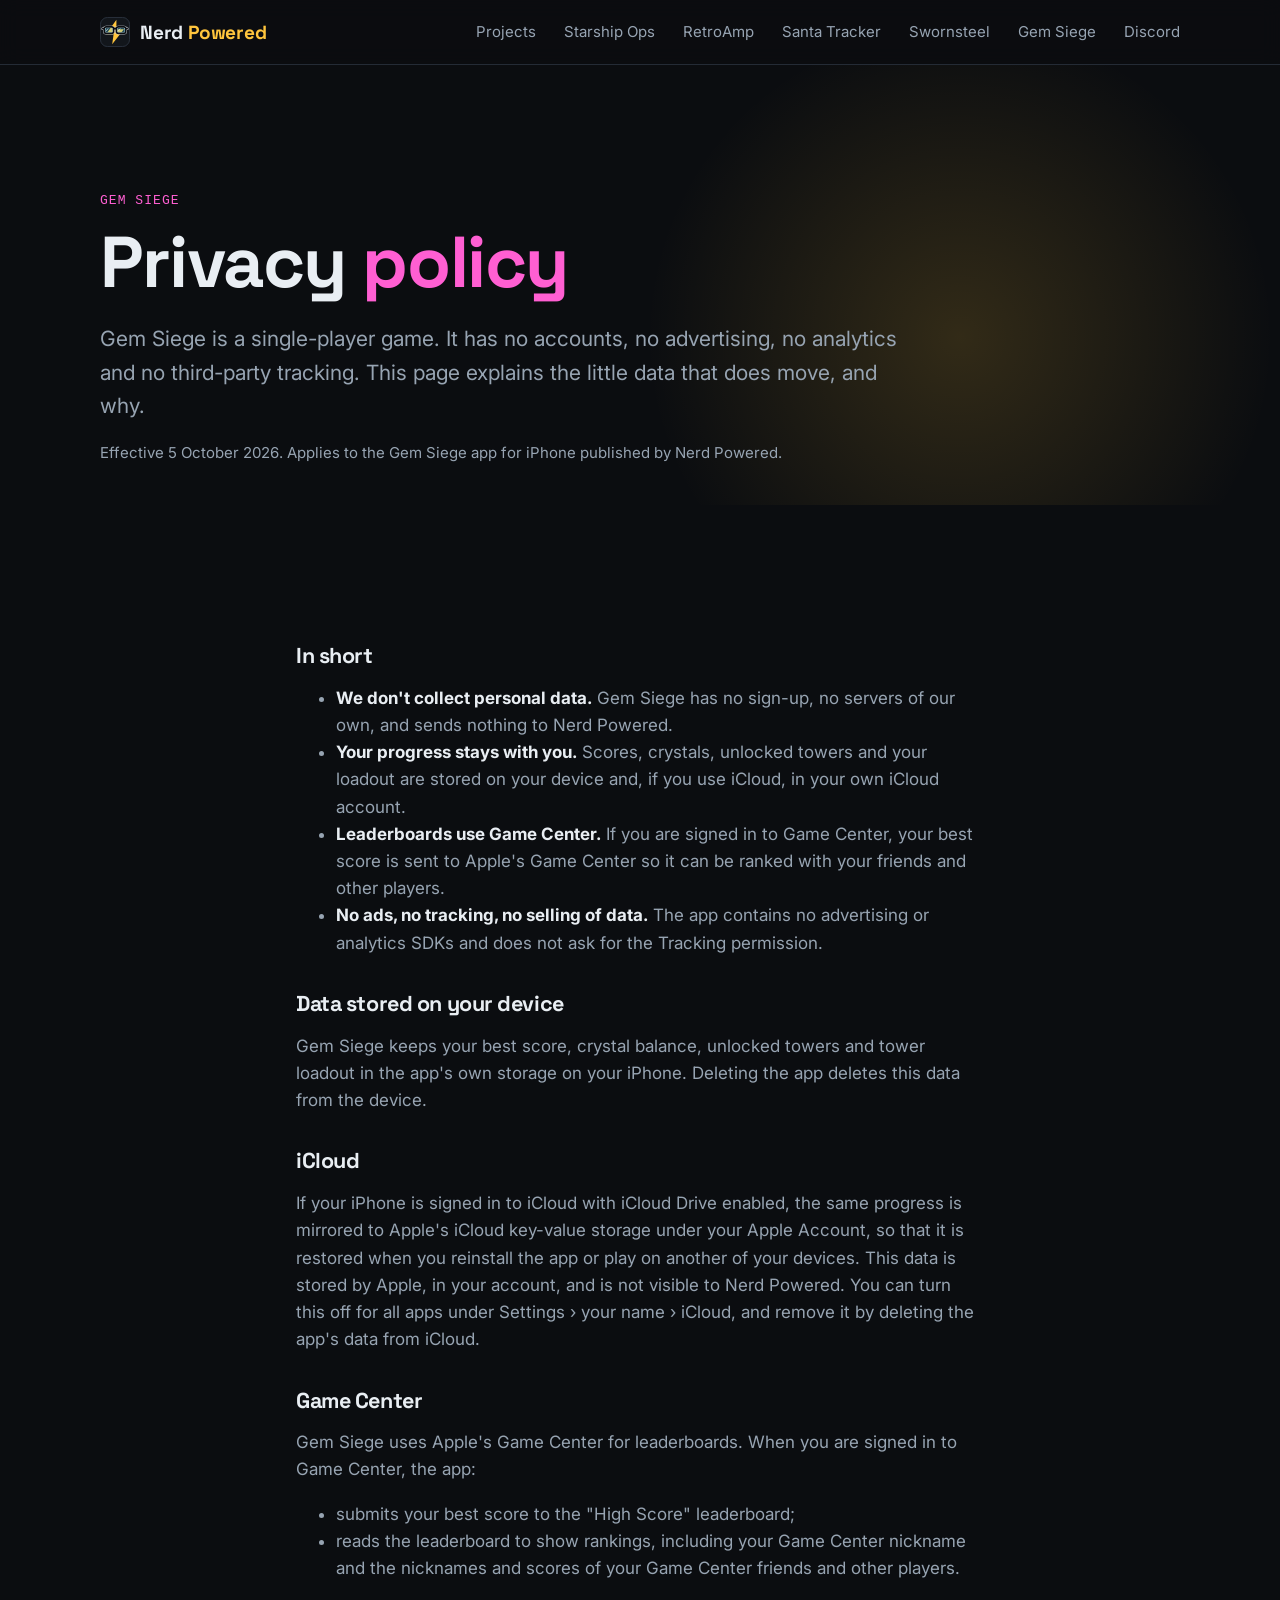
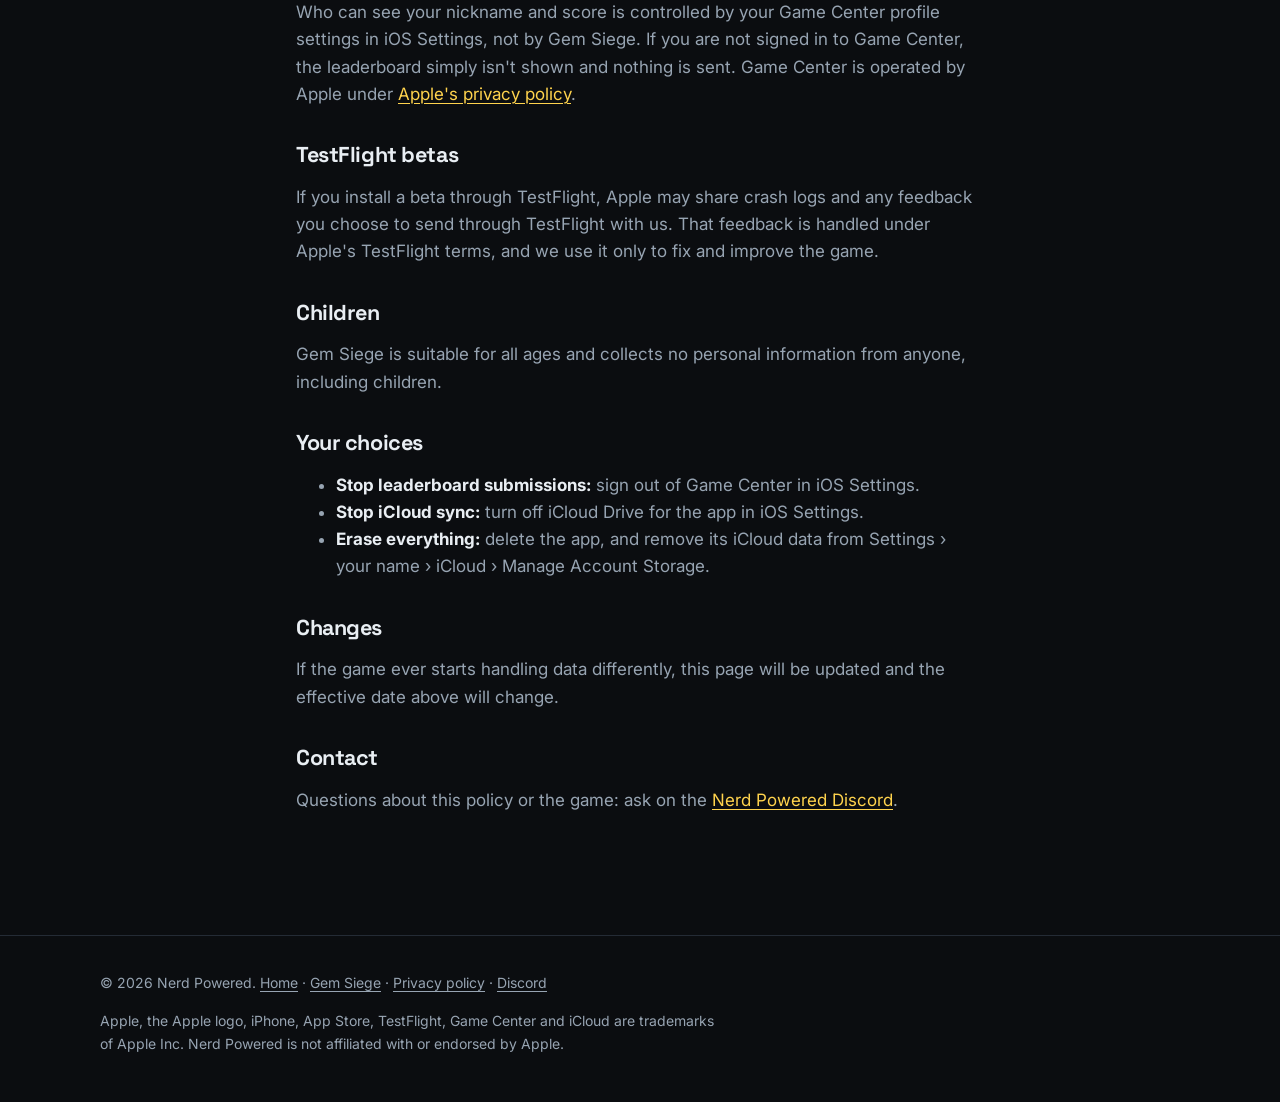
<file: gem-siege/privacy/index.html>
<!doctype html>
<html lang="en">
<head>
	<meta charset="utf-8">
	<meta name="viewport" content="width=device-width, initial-scale=1">
	<title>Gem Siege privacy policy | Nerd Powered</title>
	<meta name="description" content="Privacy policy for Gem Siege, the match-3 tower defense game for iPhone by Nerd Powered. No accounts, no ads, no tracking.">
	<link rel="canonical" href="https://nerdpowered.tech/gem-siege/privacy/">
	<link rel="icon" href="/assets/img/favicon.svg" type="image/svg+xml">
	<meta property="og:type" content="article">
	<meta property="og:site_name" content="Nerd Powered">
	<meta property="og:title" content="Gem Siege privacy policy">
	<meta property="og:url" content="https://nerdpowered.tech/gem-siege/privacy/">
	<meta name="robots" content="noindex">
	<link rel="preconnect" href="https://fonts.googleapis.com">
	<link rel="preconnect" href="https://fonts.gstatic.com" crossorigin>
	<link href="https://fonts.googleapis.com/css2?family=Inter:wght@400;500;600&family=Space+Grotesk:wght@500;600;700&display=swap" rel="stylesheet">
	<link rel="stylesheet" href="/assets/css/site.css?v=20261123b">
</head>
<body>
	<a class="skip-link" href="#main">Skip to content</a>

	<header class="site-header">
		<div class="wrap">
			<a class="brand" href="/" aria-label="Nerd Powered home">
				<img src="/assets/img/logo.svg" width="30" height="30" alt="">
				<span class="wordmark">Nerd <span>Powered</span></span>
			</a>
			<nav class="site-nav" aria-label="Main">
				<a class="nav-wide" href="/#projects">Projects</a>
				<a href="/starship-ops/">Starship Ops</a>
				<a href="/retroamp/">RetroAmp</a>
				<a class="nav-mid" href="/santa-tracker/">Santa Tracker</a>
				<a class="nav-mid" href="/swornsteel/">Swornsteel</a>
				<a href="/gem-siege/">Gem Siege</a>
				<a class="nav-discord" href="https://discord.gg/NjRN9gG9D">Discord</a>
			</nav>
		</div>
	</header>

	<main id="main" class="theme-gemsiege">
		<section class="hero product-hero">
			<div class="wrap">
				<p class="eyebrow">Gem Siege</p>
				<h1>Privacy <span class="accent">policy</span></h1>
				<p class="lede">Gem Siege is a single-player game. It has no accounts, no advertising, no analytics and no third-party tracking. This page explains the little data that does move, and why.</p>
				<p class="meta">Effective 5 October 2026. Applies to the Gem Siege app for iPhone published by Nerd Powered.</p>
			</div>
		</section>

		<section aria-labelledby="summary-title">
			<div class="wrap legal">
				<h2 id="summary-title">In short</h2>
				<ul>
					<li><strong>We don't collect personal data.</strong> Gem Siege has no sign-up, no servers of our own, and sends nothing to Nerd Powered.</li>
					<li><strong>Your progress stays with you.</strong> Scores, crystals, unlocked towers and your loadout are stored on your device and, if you use iCloud, in your own iCloud account.</li>
					<li><strong>Leaderboards use Game Center.</strong> If you are signed in to Game Center, your best score is sent to Apple's Game Center so it can be ranked with your friends and other players.</li>
					<li><strong>No ads, no tracking, no selling of data.</strong> The app contains no advertising or analytics SDKs and does not ask for the Tracking permission.</li>
				</ul>

				<h2>Data stored on your device</h2>
				<p>Gem Siege keeps your best score, crystal balance, unlocked towers and tower loadout in the app's own storage on your iPhone. Deleting the app deletes this data from the device.</p>

				<h2>iCloud</h2>
				<p>If your iPhone is signed in to iCloud with iCloud Drive enabled, the same progress is mirrored to Apple's iCloud key-value storage under your Apple Account, so that it is restored when you reinstall the app or play on another of your devices. This data is stored by Apple, in your account, and is not visible to Nerd Powered. You can turn this off for all apps under Settings › your name › iCloud, and remove it by deleting the app's data from iCloud.</p>

				<h2>Game Center</h2>
				<p>Gem Siege uses Apple's Game Center for leaderboards. When you are signed in to Game Center, the app:</p>
				<ul>
					<li>submits your best score to the "High Score" leaderboard;</li>
					<li>reads the leaderboard to show rankings, including your Game Center nickname and the nicknames and scores of your Game Center friends and other players.</li>
				</ul>
				<p>Who can see your nickname and score is controlled by your Game Center profile settings in iOS Settings, not by Gem Siege. If you are not signed in to Game Center, the leaderboard simply isn't shown and nothing is sent. Game Center is operated by Apple under <a href="https://www.apple.com/legal/privacy/">Apple's privacy policy</a>.</p>

				<h2>TestFlight betas</h2>
				<p>If you install a beta through TestFlight, Apple may share crash logs and any feedback you choose to send through TestFlight with us. That feedback is handled under Apple's TestFlight terms, and we use it only to fix and improve the game.</p>

				<h2>Children</h2>
				<p>Gem Siege is suitable for all ages and collects no personal information from anyone, including children.</p>

				<h2>Your choices</h2>
				<ul>
					<li><strong>Stop leaderboard submissions:</strong> sign out of Game Center in iOS Settings.</li>
					<li><strong>Stop iCloud sync:</strong> turn off iCloud Drive for the app in iOS Settings.</li>
					<li><strong>Erase everything:</strong> delete the app, and remove its iCloud data from Settings › your name › iCloud › Manage Account Storage.</li>
				</ul>

				<h2>Changes</h2>
				<p>If the game ever starts handling data differently, this page will be updated and the effective date above will change.</p>

				<h2>Contact</h2>
				<p>Questions about this policy or the game: ask on the <a href="https://discord.gg/NjRN9gG9D">Nerd Powered Discord</a>.</p>
			</div>
		</section>
	</main>

	<footer class="site-footer">
		<div class="wrap">
			<p>© 2026 Nerd Powered. <a href="/">Home</a> · <a href="/gem-siege/">Gem Siege</a> · <a href="/gem-siege/privacy/">Privacy policy</a> · <a href="https://discord.gg/NjRN9gG9D">Discord</a></p>
			<p>Apple, the Apple logo, iPhone, App Store, TestFlight, Game Center and iCloud are trademarks of Apple Inc. Nerd Powered is not affiliated with or endorsed by Apple.</p>
		</div>
	</footer>
</body>
</html>
</file>
<file: assets/css/site.css>
/* nerdpowered.tech — dark maker/tech theme */

:root {
	color-scheme: dark;

	--bg: #0b0d10;
	--surface: #12161b;
	--surface-2: #181d24;
	--border: #242b35;
	--text: #e9eef3;
	--muted: #97a4b2;
	--accent: #ffc53d;
	--accent-ink: #1a1300;
	--accent-2: #4fd8ff;
	--danger: #ff5a3c;

	--radius: 14px;
	--radius-lg: 22px;
	--max: 1160px;
	--gutter: clamp(16px, 4vw, 40px);

	--font-display: "Space Grotesk", system-ui, sans-serif;
	--font-body: "Inter", system-ui, sans-serif;
	--font-mono: "JetBrains Mono", ui-monospace, monospace;
}

*,
*::before,
*::after {
	box-sizing: border-box;
}

html {
	scroll-behavior: smooth;
}

body {
	margin: 0;
	background: var(--bg);
	color: var(--text);
	font: 400 17px/1.6 var(--font-body);
	-webkit-font-smoothing: antialiased;
}

img,
video {
	max-width: 100%;
	height: auto;
	display: block;
}

a {
	color: var(--accent-2);
	text-decoration-thickness: 1px;
	text-underline-offset: 3px;
}

a:hover {
	color: var(--text);
}

:focus-visible {
	outline: 2px solid var(--accent);
	outline-offset: 3px;
	border-radius: 6px;
}

.wrap {
	width: 100%;
	max-width: var(--max);
	margin: 0 auto;
	padding: 0 var(--gutter);
}

.skip-link {
	position: absolute;
	left: -999px;
	top: 8px;
	background: var(--accent);
	color: var(--accent-ink);
	padding: 8px 14px;
	border-radius: 8px;
	z-index: 10;
}

.skip-link:focus {
	left: 8px;
}

/* ---------- header ---------- */
.site-header {
	position: sticky;
	top: 0;
	z-index: 5;
	background: rgba(11, 13, 16, 0.82);
	backdrop-filter: blur(10px);
	-webkit-backdrop-filter: blur(10px);
	border-bottom: 1px solid var(--border);
}

.site-header .wrap {
	display: flex;
	align-items: center;
	justify-content: space-between;
	gap: 16px;
	min-height: 64px;
}

.brand {
	display: inline-flex;
	align-items: center;
	gap: 10px;
	color: var(--text);
	text-decoration: none;
	font: 700 19px/1 var(--font-display);
	letter-spacing: -0.01em;
}

.brand img {
	width: 30px;
	height: 30px;
	flex: none;
}

.brand .wordmark span {
	color: var(--accent);
}

.site-nav {
	display: flex;
	gap: clamp(12px, 3vw, 28px);
	font-size: 15px;
}

.site-nav a {
	color: var(--muted);
	text-decoration: none;
}

.site-nav a:hover,
.site-nav a[aria-current="page"] {
	color: var(--text);
}

/* Keep the header on one line at every width: links drop out in order of priority as the
   screen narrows (all of them are also in the footer), then the wordmark leaves the logo. */
@media (max-width: 1060px) {
	.site-nav .nav-ext {
		display: none;
	}
}

@media (max-width: 940px) {
	.site-nav .nav-mid {
		display: none;
	}
}

@media (max-width: 700px) {
	.site-nav .nav-discord {
		display: none;
	}
}

@media (max-width: 600px) {
	.site-nav .nav-wide {
		display: none;
	}
}

@media (max-width: 500px) {
	.brand .wordmark {
		display: none;
	}
}

@media (max-width: 360px) {
	.site-nav {
		font-size: 14px;
	}
}

/* Labels in the header never wrap. */
.brand .wordmark,
.site-nav a {
	white-space: nowrap;
}

/* ---------- type ---------- */
h1,
h2,
h3 {
	font-family: var(--font-display);
	letter-spacing: -0.02em;
	line-height: 1.1;
	margin: 0;
}

h1 {
	font-size: clamp(38px, 6.4vw, 72px);
	font-weight: 700;
}

h2 {
	font-size: clamp(28px, 3.6vw, 40px);
	font-weight: 700;
}

h3 {
	font-size: 21px;
	font-weight: 600;
}

.eyebrow {
	display: inline-block;
	font: 500 13px/1 var(--font-mono);
	letter-spacing: 0.08em;
	text-transform: uppercase;
	color: var(--accent);
	margin: 0 0 16px;
}

.lede {
	font-size: clamp(18px, 2vw, 21px);
	color: var(--muted);
	max-width: 62ch;
	margin: 20px 0 0;
}

.accent {
	color: var(--accent);
}

/* ---------- buttons ---------- */
.actions {
	display: flex;
	flex-wrap: wrap;
	gap: 12px;
	margin-top: 32px;
}

.btn {
	display: inline-flex;
	align-items: center;
	gap: 10px;
	min-height: 48px;
	padding: 10px 22px;
	border-radius: 999px;
	font: 600 16px/1.25 var(--font-display);
	text-align: center;
	text-decoration: none;
	border: 1px solid transparent;
	transition: transform 0.15s ease, background 0.15s ease, border-color 0.15s ease;
}

.btn:hover {
	transform: translateY(-1px);
}

.btn-primary {
	background: var(--accent);
	color: var(--accent-ink);
}

.btn-primary:hover {
	color: var(--accent-ink);
	background: #ffd46a;
}

.btn-ghost {
	color: var(--text);
	border-color: var(--border);
	background: var(--surface);
}

.btn-ghost:hover {
	border-color: #3a4452;
	color: var(--text);
}

.btn[aria-disabled="true"] {
	background: var(--surface-2);
	color: var(--muted);
	border-color: var(--border);
	cursor: default;
	transform: none;
}

.btn svg {
	width: 18px;
	height: 18px;
	flex: none;
}

/* ---------- sections ---------- */
section {
	padding: clamp(56px, 9vw, 104px) 0;
}

.section-head {
	display: flex;
	flex-wrap: wrap;
	align-items: end;
	justify-content: space-between;
	gap: 12px 24px;
	margin-bottom: 36px;
}

.section-head p {
	color: var(--muted);
	margin: 0;
	max-width: 52ch;
}

/* ---------- hero ---------- */
.hero {
	position: relative;
	overflow: hidden;
	padding-top: clamp(64px, 10vw, 120px);
}

.hero::before {
	content: "";
	position: absolute;
	inset: -40% -10% auto auto;
	width: 70vw;
	height: 70vw;
	max-width: 900px;
	max-height: 900px;
	background: radial-gradient(closest-side, rgba(255, 197, 61, 0.16), transparent 70%);
	pointer-events: none;
}

.hero .wrap {
	position: relative;
}

/* ---------- featured product ---------- */
.featured {
	padding-top: 0;
}

.feature-card {
	background: linear-gradient(180deg, var(--surface-2), var(--surface));
	border: 1px solid var(--border);
	border-radius: var(--radius-lg);
	overflow: hidden;
}

.feature-card .copy {
	padding: clamp(24px, 4vw, 44px);
	display: grid;
	gap: 12px 40px;
	grid-template-columns: 1fr;
}

@media (min-width: 900px) {
	.feature-card .copy {
		grid-template-columns: 1.3fr 1fr;
		align-items: end;
	}
}

.feature-card p {
	color: var(--muted);
	margin: 12px 0 0;
}

.chips {
	display: flex;
	flex-wrap: wrap;
	gap: 8px;
	margin: 20px 0 0;
	padding: 0;
	list-style: none;
}

.chips li {
	font: 500 13px/1 var(--font-mono);
	color: var(--text);
	background: var(--bg);
	border: 1px solid var(--border);
	border-radius: 999px;
	padding: 8px 12px;
}

.shot {
	background: #000;
	border-top: 1px solid var(--border);
}

.shot img {
	width: 100%;
	height: auto;
}

.shot video {
	display: block;
	width: 100%;
	height: auto;
	background: #000;
}

/* ---------- featured carousel (assets/js/carousel.js) ---------- */
/* Slides share one grid cell and cross-fade; the tallest slide sets the height. */
.carousel-slides {
	display: grid;
}

/* Slides differ in text length: let the copy stretch so every video sits at the card bottom. */
.carousel .slide {
	display: flex;
	flex-direction: column;
	grid-area: 1 / 1;
	opacity: 0;
	visibility: hidden;
	transition: opacity 0.6s ease, visibility 0s linear 0.6s;
}

/* Every slide lays its header out the same way: text from the top-left, buttons level with the
   title, so nothing jumps when slides change. Spare height (shorter text) falls below the text. */
.carousel .slide .copy {
	flex: 1;
	align-content: start;
	align-items: start;
}

@media (min-width: 900px) {
	.carousel .slide .copy .actions {
		margin-top: 26px;
	}
}

/* One column (phones): buttons sit at the bottom of the text area on every slide. */
@media (max-width: 899px) {
	.carousel .slide .copy {
		grid-template-rows: 1fr auto;
	}
}

/* The demo videos are 16:9 scenes with a title header on top; the card already has the title, so
   show only the device and its caption (rows 200-1000 of 1080). */
.carousel .shot video {
	aspect-ratio: 1920 / 800;
	object-fit: cover;
	object-position: 50% 71.5%;
}

.carousel .slide.is-active {
	opacity: 1;
	visibility: visible;
	transition: opacity 0.6s ease;
}

.carousel-controls {
	display: flex;
	align-items: center;
	justify-content: center;
	gap: 10px;
	margin-top: 16px;
}

.carousel-btn {
	width: 40px;
	height: 40px;
	display: grid;
	place-items: center;
	border-radius: 999px;
	border: 1px solid var(--border);
	background: var(--surface);
	color: var(--muted);
	cursor: pointer;
	transition: color 0.15s ease, border-color 0.15s ease;
}

.carousel-btn:hover {
	color: var(--text);
	border-color: #3a4452;
}

.carousel-btn svg {
	width: 18px;
	height: 18px;
}

.carousel-toggle .icon-play,
.carousel-toggle.is-paused .icon-pause {
	display: none;
}

.carousel-toggle.is-paused .icon-play {
	display: block;
}

.carousel-dots {
	display: flex;
	align-items: center;
	gap: 8px;
	padding: 0 6px;
}

/* Dots: the current one is a pill that fills as its clip plays (--p from carousel.js). */
.carousel-dot {
	--p: 0;
	position: relative;
	width: 12px;
	height: 12px;
	padding: 0;
	border: 0;
	border-radius: 999px;
	background: var(--border);
	cursor: pointer;
	overflow: hidden;
	transition: width 0.3s ease, background 0.15s ease;
}

.carousel-dot:hover {
	background: #3a4452;
}

.carousel-dot[aria-current="true"] {
	width: 56px;
}

.carousel-dot[aria-current="true"]::after {
	content: "";
	position: absolute;
	inset: 0;
	background: var(--accent);
	transform-origin: left center;
	transform: scaleX(var(--p));
}

.carousel-btn:focus-visible,
.carousel-dot:focus-visible {
	outline: 2px solid var(--accent);
	outline-offset: 3px;
}

@media (prefers-reduced-motion: reduce) {
	.carousel .slide,
	.carousel .slide.is-active {
		transition: none;
	}
}

/* ---------- project grid ---------- */
.grid {
	display: grid;
	gap: 18px;
	grid-template-columns: repeat(auto-fill, minmax(min(100%, 320px), 1fr));
}

.card {
	display: flex;
	flex-direction: column;
	gap: 12px;
	background: var(--surface);
	border: 1px solid var(--border);
	border-radius: var(--radius);
	padding: 24px;
	color: var(--text);
	text-decoration: none;
	transition: border-color 0.15s ease, transform 0.15s ease;
}

a.card:hover {
	border-color: #3a4452;
	transform: translateY(-2px);
	color: var(--text);
}

.card .tag {
	font: 500 12px/1 var(--font-mono);
	letter-spacing: 0.06em;
	text-transform: uppercase;
	color: var(--accent-2);
}

.card.product .tag {
	color: var(--accent);
}

.card p {
	margin: 0;
	color: var(--muted);
	font-size: 16px;
}

.card .more {
	margin-top: auto;
	padding-top: 8px;
	font: 600 15px/1 var(--font-display);
	color: var(--text);
}

.card .more::after {
	content: " →";
	color: var(--accent);
}

/* ---------- product page ---------- */
.product-hero {
	padding-bottom: 40px;
}

.product-hero .meta {
	margin: 16px 0 0;
	color: var(--muted);
	font-size: 15px;
}

.frame video {
	display: block;
	width: 100%;
	height: auto;
}

.shots {
	display: grid;
	gap: 18px;
	grid-template-columns: repeat(auto-fill, minmax(min(100%, 480px), 1fr));
}

.shots .frame {
	margin: 0;
}

/* an odd image out spans the full row */
.shots .frame:last-child:nth-child(odd) {
	grid-column: 1 / -1;
}

.frame {
	border: 1px solid var(--border);
	border-radius: var(--radius-lg);
	overflow: hidden;
	background: #000;
}

.features {
	display: grid;
	gap: 18px;
	grid-template-columns: repeat(auto-fill, minmax(min(100%, 300px), 1fr));
}

.feature {
	background: var(--surface);
	border: 1px solid var(--border);
	border-radius: var(--radius);
	padding: 24px;
}

.feature .icon {
	width: 40px;
	height: 40px;
	border-radius: 10px;
	display: grid;
	place-items: center;
	background: rgba(255, 197, 61, 0.12);
	color: var(--accent);
	margin-bottom: 14px;
}

.feature .icon svg {
	width: 22px;
	height: 22px;
}

.feature.alert .icon {
	background: rgba(255, 90, 60, 0.14);
	color: var(--danger);
}

.feature p {
	margin: 8px 0 0;
	color: var(--muted);
	font-size: 16px;
}

.gallery {
	display: grid;
	gap: 18px;
	grid-template-columns: 1fr;
}

@media (min-width: 900px) {
	.gallery {
		grid-template-columns: 1fr 220px;
		align-items: start;
	}

	.gallery .wide {
		display: grid;
		gap: 18px;
	}
}

figure {
	margin: 0;
}

figcaption {
	margin-top: 10px;
	color: var(--muted);
	font-size: 14px;
}

.gallery .tall img {
	max-height: 760px;
	width: auto;
	margin: 0 auto;
}

.specs {
	display: grid;
	gap: 18px 48px;
	grid-template-columns: 1fr;
}

@media (min-width: 900px) {
	.specs {
		grid-template-columns: 1fr 1fr;
	}
}

.specs ul {
	margin: 16px 0 0;
	padding-left: 20px;
	color: var(--muted);
}

.specs li + li {
	margin-top: 8px;
}

.specs strong {
	color: var(--text);
	font-weight: 600;
}

.cta-band {
	background: var(--surface);
	border: 1px solid var(--border);
	border-radius: var(--radius-lg);
	padding: clamp(28px, 5vw, 56px);
	text-align: center;
}

.cta-band .actions {
	justify-content: center;
}

.hero .meta {
	margin: 18px 0 0;
	color: var(--muted);
	font-size: 15px;
}

/* ---------- footer ---------- */
.site-footer {
	border-top: 1px solid var(--border);
	padding: 36px 0 48px;
	color: var(--muted);
	font-size: 14px;
}

.site-footer .wrap {
	display: flex;
	flex-wrap: wrap;
	justify-content: space-between;
	gap: 16px 32px;
}

.site-footer p {
	margin: 0;
	max-width: 70ch;
}

.site-footer a {
	color: var(--muted);
}

/* Product theme: RetroAmp (teal / amber). Applied to <main> so the header and footer keep the brand yellow. */
.theme-retroamp {
	--accent: #3ce8d0;
	--accent-ink: #04201c;
	--accent-2: #ffb347;
}

.theme-retroamp .btn-primary:hover {
	background: #7af0e0;
}

.theme-retroamp .feature .icon {
	background: rgba(60, 232, 208, 0.12);
}

/* Product theme: Santa Tracker (red / gold). */
.theme-santa {
	--accent: #ff4d5e;
	--accent-ink: #2a0509;
	--accent-2: #ffcc4d;
}

.theme-santa .btn-primary:hover {
	background: #ff7a87;
}

.theme-santa .feature .icon {
	background: rgba(255, 77, 94, 0.12);
}

@media (prefers-reduced-motion: reduce) {
	html {
		scroll-behavior: auto;
	}

	.btn,
	.card {
		transition: none;
	}
}

/* Product theme: Swornsteel (ember orange / gold). */
.theme-swornsteel {
	--accent: #ff8a3d;
	--accent-ink: #2a1205;
	--accent-2: #ffcc70;
}

.theme-swornsteel .btn-primary:hover {
	background: #ffa96e;
}

.theme-swornsteel .feature .icon {
	background: rgba(255, 138, 61, 0.12);
}

/* Product theme: Gem Siege (magenta / gold). Applied to <main> so the header and footer keep the brand yellow. */
.theme-gemsiege {
	--accent: #ff5fd2;
	--accent-ink: #2a0522;
	--accent-2: #ffd34d;
}

.theme-gemsiege .btn-primary:hover {
	background: #ff8ee0;
}

.theme-gemsiege .feature .icon {
	background: rgba(255, 95, 210, 0.12);
}

.theme-gemsiege .legal {
	max-width: 48rem;
}

.theme-gemsiege .legal h2 {
	margin-top: 2.2rem;
	font-size: 1.35rem;
}

.theme-gemsiege .legal p,
.theme-gemsiege .legal li {
	color: var(--muted);
	line-height: 1.6;
}

.theme-gemsiege .legal li strong,
.theme-gemsiege .legal p strong {
	color: var(--text);
}
</file>
